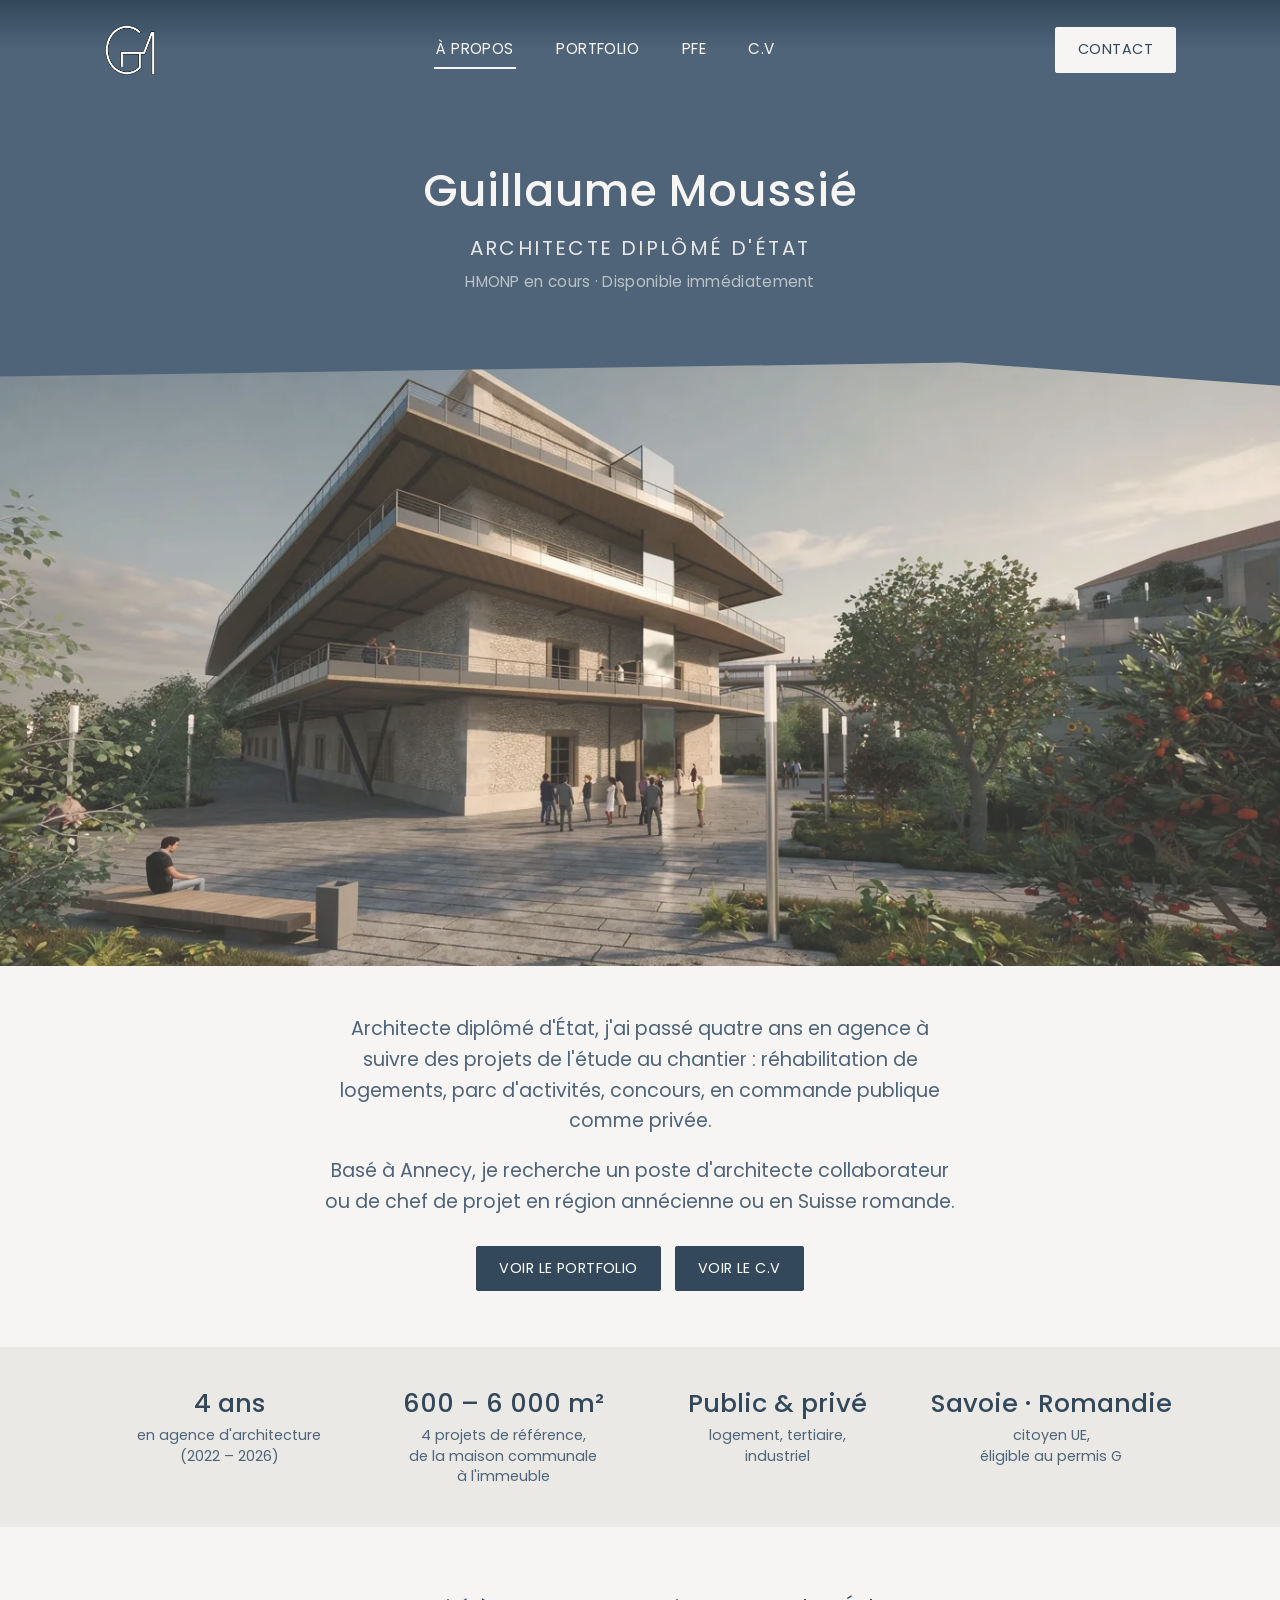
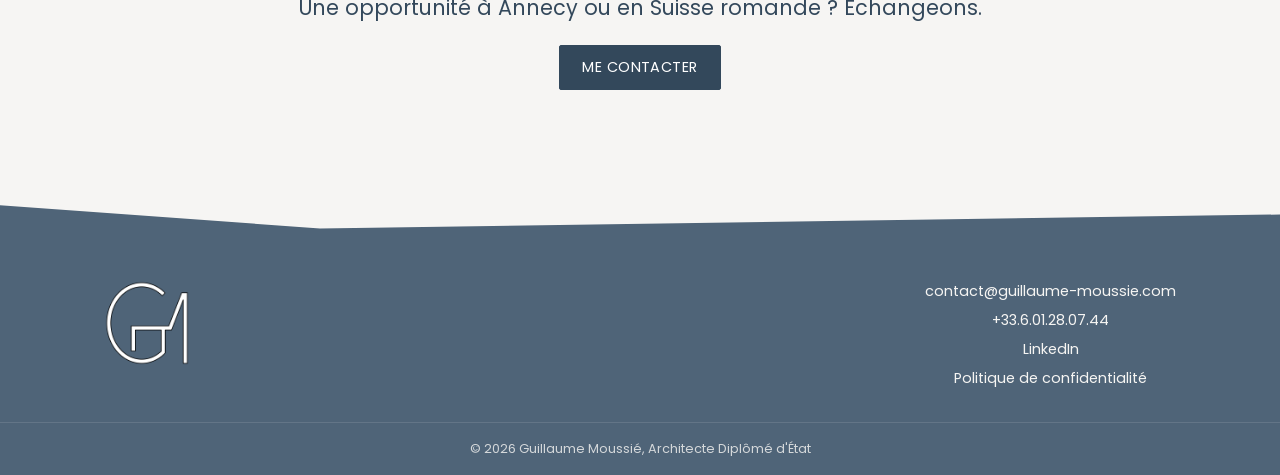
<file: index.html>
<!DOCTYPE html>
<html lang="fr">
<head>
  <meta charset="UTF-8">
  <meta name="viewport" content="width=device-width, initial-scale=1.0">
  <title>Guillaume Moussié, Architecte Diplômé d'État | Annecy · Suisse romande</title>
  <meta name="description" content="Guillaume Moussié, architecte diplômé d'État, 4 ans en agence : réhabilitation, tertiaire, concours. Disponible à Annecy et en Suisse romande. Portfolio et CV.">
  <link rel="preconnect" href="https://fonts.googleapis.com">
  <link rel="preconnect" href="https://fonts.gstatic.com" crossorigin>
  <link href="https://fonts.googleapis.com/css2?family=Poppins:wght@300;400;500;600&display=swap" rel="stylesheet">
  <link rel="stylesheet" href="css/style.css?v=52">
  <link rel="icon" href="favicon.ico" sizes="32x32">
  <link rel="icon" type="image/png" href="assets/img/favicon/favicon-32.png" sizes="32x32" media="(prefers-color-scheme: light)">
  <link rel="icon" type="image/png" href="assets/img/favicon/favicon-32-dark.png" sizes="32x32" media="(prefers-color-scheme: dark)">
  <link rel="icon" type="image/png" href="assets/img/favicon/favicon-16.png" sizes="16x16" media="(prefers-color-scheme: light)">
  <link rel="icon" type="image/png" href="assets/img/favicon/favicon-16-dark.png" sizes="16x16" media="(prefers-color-scheme: dark)">
  <link rel="apple-touch-icon" href="assets/img/favicon/apple-touch-icon.png">
  <link rel="manifest" href="site.webmanifest">
  <meta name="theme-color" content="#4F6478">
  <link rel="canonical" href="https://guillaume-moussie.com/">
  <meta property="og:type" content="website">
  <meta property="og:title" content="Guillaume Moussié, Architecte Diplômé d'État | Annecy · Suisse romande">
  <meta property="og:description" content="Guillaume Moussié, architecte diplômé d'État, 4 ans en agence : réhabilitation, tertiaire, concours. Disponible à Annecy et en Suisse romande. Portfolio et CV.">
  <meta property="og:url" content="https://guillaume-moussie.com/">
  <meta property="og:image" content="https://guillaume-moussie.com/assets/img/social/og-banner.png">
  <meta property="og:image:width" content="1200">
  <meta property="og:image:height" content="630">
  <meta property="og:locale" content="fr_FR">
  <meta property="og:site_name" content="Guillaume Moussié, Architecte">
  <meta name="twitter:card" content="summary_large_image">
  <meta name="twitter:title" content="Guillaume Moussié, Architecte Diplômé d'État | Annecy · Suisse romande">
  <meta name="twitter:description" content="Guillaume Moussié, architecte diplômé d'État, 4 ans en agence : réhabilitation, tertiaire, concours. Disponible à Annecy et en Suisse romande. Portfolio et CV.">
  <meta name="twitter:image" content="https://guillaume-moussie.com/assets/img/social/og-banner.png">
  <script type="application/ld+json">
  {
    "@context": "https://schema.org",
    "@type": "Person",
    "name": "Guillaume Moussié",
    "jobTitle": "Architecte Diplômé d'État",
    "url": "https://guillaume-moussie.com/",
    "image": "https://guillaume-moussie.com/assets/img/logo/logo-noir.webp",
    "email": "mailto:contact@guillaume-moussie.com",
    "telephone": "+33601280744",
    "sameAs": [
      "https://www.linkedin.com/in/guillaume-moussi%C3%A9/"
    ]
  }
  </script>
</head>
<body data-page="a-propos">

  <header class="site-header">
    <div class="site-header__inner">
      <a href="index.html" class="site-header__logo">
        <img src="assets/img/logo/logo-blanc.webp" alt="Guillaume Moussié, Architecte">
      </a>

      <button class="site-header__menu-toggle" type="button" aria-label="Ouvrir le menu" aria-expanded="false">
        <span></span>
        <span></span>
        <span></span>
      </button>

      <nav class="site-nav" data-nav>
        <a href="index.html" data-page="a-propos">À Propos</a>
        <a href="portfolio.html" data-page="portfolio">Portfolio</a>
        <a href="pfe.html" data-page="pfe">PFE</a>
        <a href="cv.html" data-page="cv">C.V</a>
      </nav>

      <a href="contact.html" class="btn btn--solid">Contact</a>
    </div>
  </header>

  <div class="page-title-band page-title-band--home">
    <div class="container">
      <h1>Guillaume Moussié</h1>
      <p class="home-band__title">Architecte Diplômé d'État</p>
      <p class="home-band__status">HMONP en cours · Disponible immédiatement</p>
    </div>
  </div>

  <div class="project-hero home-banner">
    <img src="assets/img/pfe/pfe-hero.webp" alt="Projet de fin d'études : réhabilitation de la Bastille, Grenoble" width="1376" height="768" fetchpriority="high">
    <div class="wave-divider--overlay" aria-hidden="true">
      <svg viewBox="0 0 1440 120" preserveAspectRatio="none" xmlns="http://www.w3.org/2000/svg">
        <path d="M0,0 L0,30 L1080,6 L1440,46 L1440,0 Z"></path>
      </svg>
    </div>
  </div>

  <main>
    <section class="home-lead">
      <p>Architecte diplômé d'État, j'ai passé quatre ans en agence à suivre des projets de l'étude au chantier : réhabilitation de logements, parc d'activités, concours, en commande publique comme privée.</p>
      <p>Basé à Annecy, je recherche un poste d'architecte collaborateur ou de chef de projet en région annécienne ou en Suisse romande.</p>
      <div class="home-actions">
        <a href="portfolio.html" class="btn btn--solid">Voir le portfolio</a>
        <a href="cv.html" class="btn btn--solid">Voir le C.V</a>
      </div>
    </section>

    <section class="home-figures" aria-label="Repères">
      <div class="container home-figures__grid">
        <div class="home-figure">
          <p class="home-figure__value">4 ans</p>
          <p class="home-figure__label">en agence d'architecture<br>(2022 – 2026)</p>
        </div>
        <div class="home-figure">
          <p class="home-figure__value">600 – 6 000 m²</p>
          <p class="home-figure__label">4 projets de référence,<br>de la maison communale à l'immeuble</p>
        </div>
        <div class="home-figure">
          <p class="home-figure__value">Public &amp; privé</p>
          <p class="home-figure__label">logement, tertiaire,<br>industriel</p>
        </div>
        <div class="home-figure">
          <p class="home-figure__value">Savoie · Romandie</p>
          <p class="home-figure__label">citoyen UE,<br>éligible au permis G</p>
        </div>
      </div>
    </section>

    <section class="home-cta">
      <div class="container">
        <p>Une opportunité à Annecy ou en Suisse romande ? Échangeons.</p>
        <a href="contact.html" class="btn btn--solid">Me contacter</a>
      </div>
    </section>
  </main>

  <div class="wave-divider wave-divider--bottom" aria-hidden="true">
    <svg viewBox="0 0 1440 120" preserveAspectRatio="none" xmlns="http://www.w3.org/2000/svg">
      <path d="M0,74 L360,114 L1440,90 L1440,120 L0,120 Z"></path>
    </svg>
  </div>

  <footer class="site-footer">
    <div class="site-footer__inner">
      <a href="index.html" class="site-footer__logo">
        <img src="assets/img/logo/logo-blanc.webp" alt="Guillaume Moussié, Architecte">
      </a>

      <div class="site-footer__contacts">
        <a href="mailto:contact@guillaume-moussie.com">contact@guillaume-moussie.com</a>
        <a href="tel:+33601280744">+33.6.01.28.07.44</a>
        <a href="https://www.linkedin.com/in/guillaume-moussi%C3%A9/" target="_blank" rel="noopener">LinkedIn</a>
        <a href="confidentialite.html">Politique de confidentialité</a>
      </div>
    </div>

    <div class="site-footer__bottom">
      &copy; <span data-year></span> Guillaume Moussié, Architecte Diplômé d'État
    </div>
  </footer>

  <script src="js/include.js"></script>
</body>
</html>
</file>
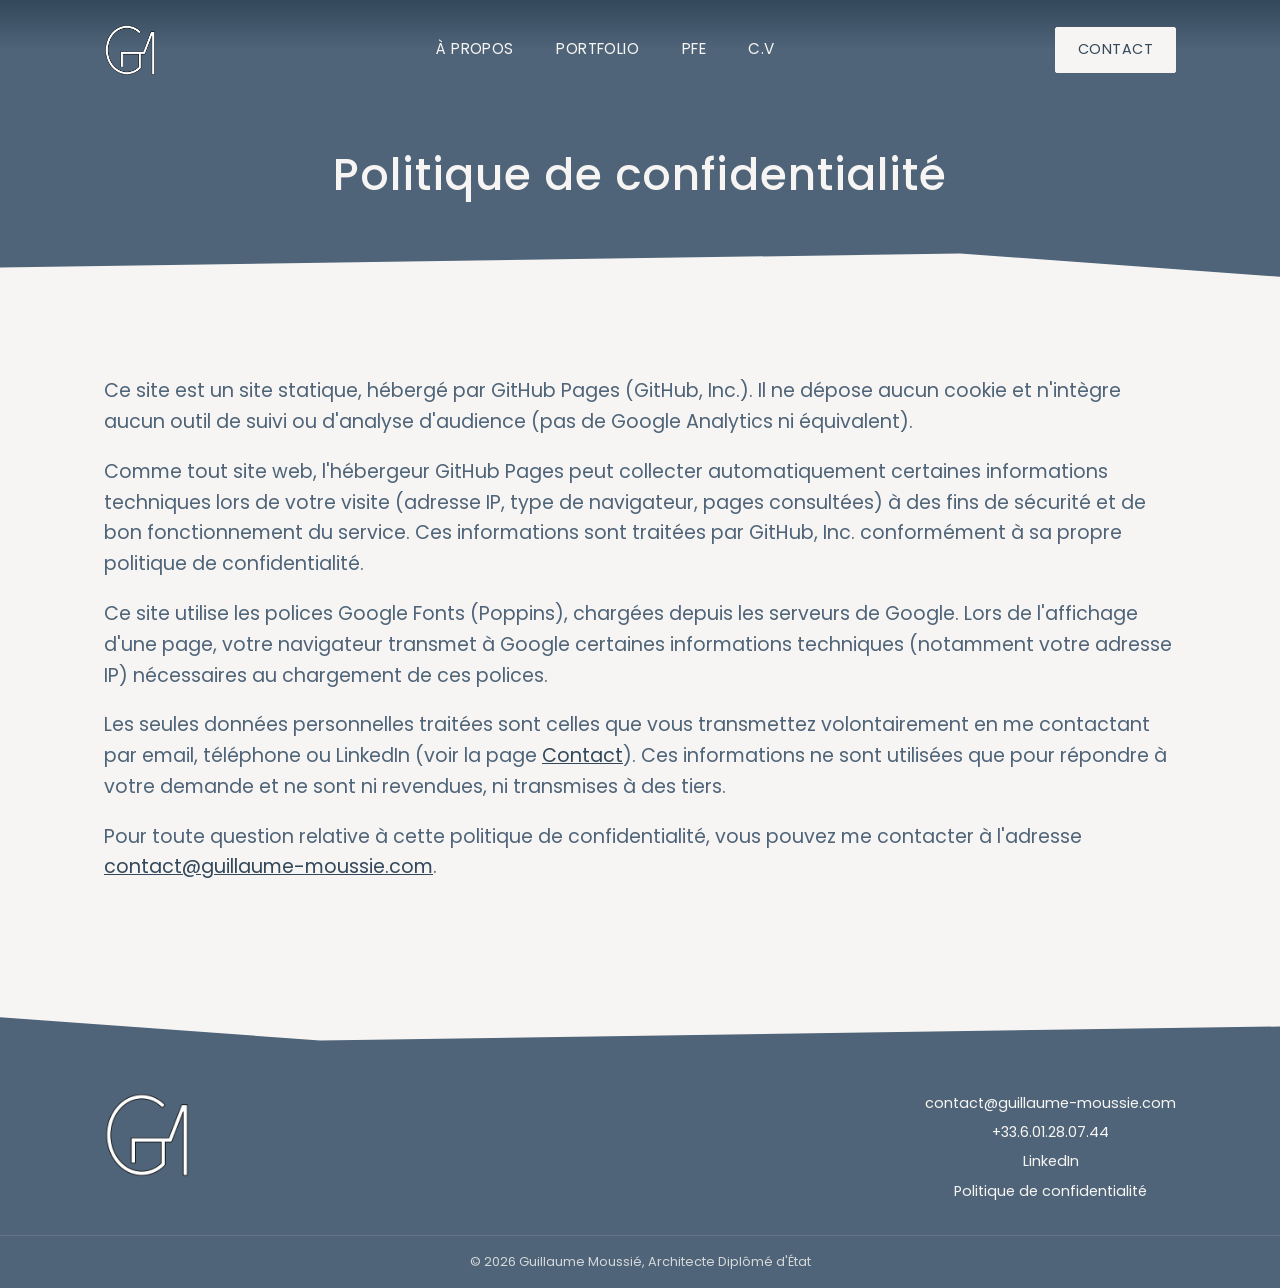
<file: confidentialite.html>
<!DOCTYPE html>
<html lang="fr">
<head>
  <meta charset="UTF-8">
  <meta name="viewport" content="width=device-width, initial-scale=1.0">
  <title>Politique de confidentialité | Guillaume Moussié, Architecte</title>
  <meta name="description" content="Politique de confidentialité du site guillaume-moussie.com.">
  <link rel="preconnect" href="https://fonts.googleapis.com">
  <link rel="preconnect" href="https://fonts.gstatic.com" crossorigin>
  <link href="https://fonts.googleapis.com/css2?family=Poppins:wght@300;400;500;600&display=swap" rel="stylesheet">
  <link rel="stylesheet" href="css/style.css?v=52">
  <link rel="icon" href="favicon.ico" sizes="32x32">
  <link rel="icon" type="image/png" href="assets/img/favicon/favicon-32.png" sizes="32x32" media="(prefers-color-scheme: light)">
  <link rel="icon" type="image/png" href="assets/img/favicon/favicon-32-dark.png" sizes="32x32" media="(prefers-color-scheme: dark)">
  <link rel="icon" type="image/png" href="assets/img/favicon/favicon-16.png" sizes="16x16" media="(prefers-color-scheme: light)">
  <link rel="icon" type="image/png" href="assets/img/favicon/favicon-16-dark.png" sizes="16x16" media="(prefers-color-scheme: dark)">
  <link rel="apple-touch-icon" href="assets/img/favicon/apple-touch-icon.png">
  <link rel="manifest" href="site.webmanifest">
  <meta name="theme-color" content="#4F6478">
  <link rel="canonical" href="https://guillaume-moussie.com/confidentialite.html">
  <meta property="og:type" content="website">
  <meta property="og:title" content="Politique de confidentialité | Guillaume Moussié, Architecte">
  <meta property="og:description" content="Politique de confidentialité du site guillaume-moussie.com.">
  <meta property="og:url" content="https://guillaume-moussie.com/confidentialite.html">
  <meta property="og:image" content="https://guillaume-moussie.com/assets/img/social/og-banner.png">
  <meta property="og:image:width" content="1200">
  <meta property="og:image:height" content="630">
  <meta property="og:locale" content="fr_FR">
  <meta property="og:site_name" content="Guillaume Moussié, Architecte">
  <meta name="twitter:card" content="summary_large_image">
  <meta name="twitter:title" content="Politique de confidentialité | Guillaume Moussié, Architecte">
  <meta name="twitter:description" content="Politique de confidentialité du site guillaume-moussie.com.">
  <meta name="twitter:image" content="https://guillaume-moussie.com/assets/img/social/og-banner.png">
</head>
<body data-page="confidentialite">

  <header class="site-header">
    <div class="site-header__inner">
      <a href="index.html" class="site-header__logo">
        <img src="assets/img/logo/logo-blanc.webp" alt="Guillaume Moussié, Architecte">
      </a>

      <button class="site-header__menu-toggle" type="button" aria-label="Ouvrir le menu" aria-expanded="false">
        <span></span>
        <span></span>
        <span></span>
      </button>

      <nav class="site-nav" data-nav>
        <a href="index.html" data-page="a-propos">À Propos</a>
        <a href="portfolio.html" data-page="portfolio">Portfolio</a>
        <a href="pfe.html" data-page="pfe">PFE</a>
        <a href="cv.html" data-page="cv">C.V</a>
      </nav>

      <a href="contact.html" class="btn btn--solid">Contact</a>
    </div>
  </header>

  <div class="page-title-band">
    <div class="container">
      <h1>Politique de confidentialité</h1>
    </div>
  </div>

  <div class="wave-divider wave-divider--bottom" aria-hidden="true">
    <svg viewBox="0 0 1440 120" preserveAspectRatio="none" xmlns="http://www.w3.org/2000/svg">
      <path d="M0,0 L0,30 L1080,6 L1440,46 L1440,0 Z"></path>
    </svg>
  </div>

  <main class="container" style="padding-top: 56px; padding-bottom: 72px; max-width: 1200px;">
    <p>Ce site est un site statique, hébergé par GitHub Pages (GitHub, Inc.). Il ne dépose aucun cookie et n'intègre aucun outil de suivi ou d'analyse d'audience (pas de Google Analytics ni équivalent).</p>

    <p>Comme tout site web, l'hébergeur GitHub Pages peut collecter automatiquement certaines informations techniques lors de votre visite (adresse IP, type de navigateur, pages consultées) à des fins de sécurité et de bon fonctionnement du service. Ces informations sont traitées par GitHub, Inc. conformément à sa propre politique de confidentialité.</p>

    <p>Ce site utilise les polices Google Fonts (Poppins), chargées depuis les serveurs de Google. Lors de l'affichage d'une page, votre navigateur transmet à Google certaines informations techniques (notamment votre adresse IP) nécessaires au chargement de ces polices.</p>

    <p>Les seules données personnelles traitées sont celles que vous transmettez volontairement en me contactant par email, téléphone ou LinkedIn (voir la page <a href="contact.html" style="text-decoration: underline;">Contact</a>). Ces informations ne sont utilisées que pour répondre à votre demande et ne sont ni revendues, ni transmises à des tiers.</p>

    <p>Pour toute question relative à cette politique de confidentialité, vous pouvez me contacter à l'adresse <a href="mailto:contact@guillaume-moussie.com" style="text-decoration: underline;">contact@guillaume-moussie.com</a>.</p>
  </main>

  <div class="wave-divider wave-divider--bottom" aria-hidden="true">
    <svg viewBox="0 0 1440 120" preserveAspectRatio="none" xmlns="http://www.w3.org/2000/svg">
      <path d="M0,74 L360,114 L1440,90 L1440,120 L0,120 Z"></path>
    </svg>
  </div>

  <footer class="site-footer">
    <div class="site-footer__inner">
      <a href="index.html" class="site-footer__logo">
        <img src="assets/img/logo/logo-blanc.webp" alt="Guillaume Moussié, Architecte">
      </a>

      <div class="site-footer__contacts">
        <a href="mailto:contact@guillaume-moussie.com">contact@guillaume-moussie.com</a>
        <a href="tel:+33601280744">+33.6.01.28.07.44</a>
        <a href="https://www.linkedin.com/in/guillaume-moussi%C3%A9/" target="_blank" rel="noopener">LinkedIn</a>
        <a href="confidentialite.html">Politique de confidentialité</a>
      </div>
    </div>

    <div class="site-footer__bottom">
      &copy; <span data-year></span> Guillaume Moussié, Architecte Diplômé d'État
    </div>
  </footer>

  <script src="js/include.js"></script>
</body>
</html>
</file>
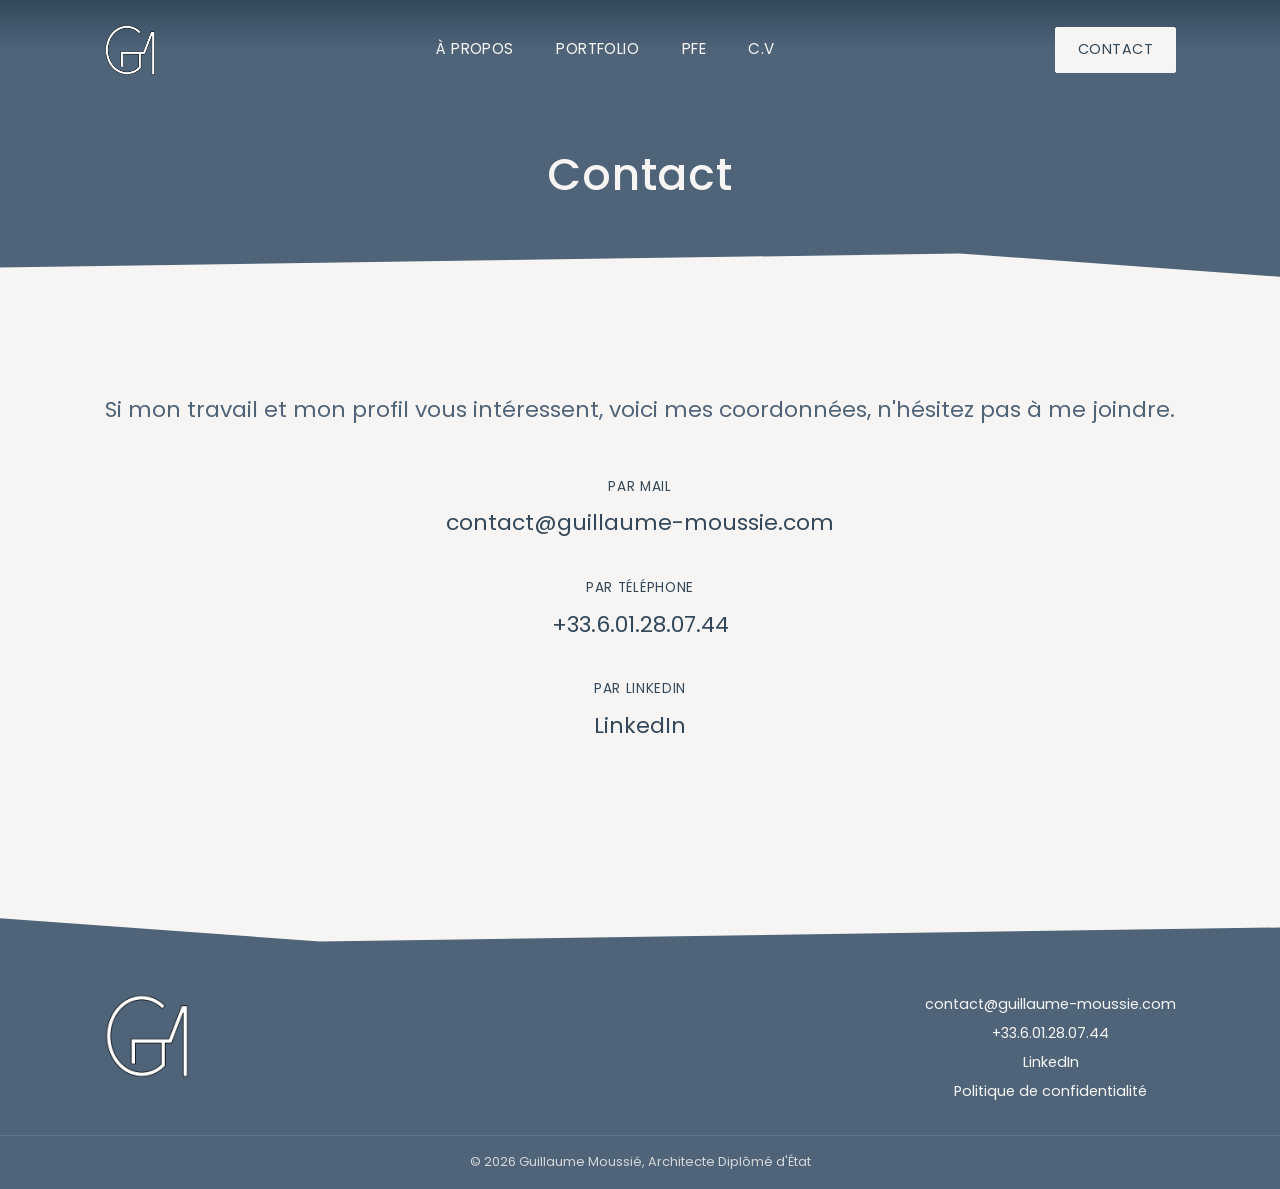
<file: contact.html>
<!DOCTYPE html>
<html lang="fr">
<head>
  <meta charset="UTF-8">
  <meta name="viewport" content="width=device-width, initial-scale=1.0">
  <title>Contact | Guillaume Moussié, Architecte</title>
  <meta name="description" content="Contactez Guillaume Moussié, Architecte Diplômé d'État.">
  <link rel="preconnect" href="https://fonts.googleapis.com">
  <link rel="preconnect" href="https://fonts.gstatic.com" crossorigin>
  <link href="https://fonts.googleapis.com/css2?family=Poppins:wght@300;400;500;600&display=swap" rel="stylesheet">
  <link rel="stylesheet" href="css/style.css?v=52">
  <link rel="icon" href="favicon.ico" sizes="32x32">
  <link rel="icon" type="image/png" href="assets/img/favicon/favicon-32.png" sizes="32x32" media="(prefers-color-scheme: light)">
  <link rel="icon" type="image/png" href="assets/img/favicon/favicon-32-dark.png" sizes="32x32" media="(prefers-color-scheme: dark)">
  <link rel="icon" type="image/png" href="assets/img/favicon/favicon-16.png" sizes="16x16" media="(prefers-color-scheme: light)">
  <link rel="icon" type="image/png" href="assets/img/favicon/favicon-16-dark.png" sizes="16x16" media="(prefers-color-scheme: dark)">
  <link rel="apple-touch-icon" href="assets/img/favicon/apple-touch-icon.png">
  <link rel="manifest" href="site.webmanifest">
  <meta name="theme-color" content="#4F6478">
  <link rel="canonical" href="https://guillaume-moussie.com/contact.html">
  <meta property="og:type" content="website">
  <meta property="og:title" content="Contact | Guillaume Moussié, Architecte">
  <meta property="og:description" content="Contactez Guillaume Moussié, Architecte Diplômé d'État.">
  <meta property="og:url" content="https://guillaume-moussie.com/contact.html">
  <meta property="og:image" content="https://guillaume-moussie.com/assets/img/social/og-banner.png">
  <meta property="og:image:width" content="1200">
  <meta property="og:image:height" content="630">
  <meta property="og:locale" content="fr_FR">
  <meta property="og:site_name" content="Guillaume Moussié, Architecte">
  <meta name="twitter:card" content="summary_large_image">
  <meta name="twitter:title" content="Contact | Guillaume Moussié, Architecte">
  <meta name="twitter:description" content="Contactez Guillaume Moussié, Architecte Diplômé d'État.">
  <meta name="twitter:image" content="https://guillaume-moussie.com/assets/img/social/og-banner.png">
</head>
<body data-page="contact">

  <header class="site-header">
    <div class="site-header__inner">
      <a href="index.html" class="site-header__logo">
        <img src="assets/img/logo/logo-blanc.webp" alt="Guillaume Moussié, Architecte">
      </a>

      <button class="site-header__menu-toggle" type="button" aria-label="Ouvrir le menu" aria-expanded="false">
        <span></span>
        <span></span>
        <span></span>
      </button>

      <nav class="site-nav" data-nav>
        <a href="index.html" data-page="a-propos">À Propos</a>
        <a href="portfolio.html" data-page="portfolio">Portfolio</a>
        <a href="pfe.html" data-page="pfe">PFE</a>
        <a href="cv.html" data-page="cv">C.V</a>
      </nav>

      <a href="contact.html" class="btn btn--solid">Contact</a>
    </div>
  </header>

  <div class="page-title-band">
    <div class="container">
      <h1>Contact</h1>
    </div>
  </div>

  <div class="wave-divider wave-divider--bottom" aria-hidden="true">
    <svg viewBox="0 0 1440 120" preserveAspectRatio="none" xmlns="http://www.w3.org/2000/svg">
      <path d="M0,0 L0,30 L1080,6 L1440,46 L1440,0 Z"></path>
    </svg>
  </div>

  <main class="container">
    <div class="contact-block">
      <p class="intro">Si mon travail et mon profil vous intéressent, voici mes coordonnées, n'hésitez pas à me joindre.</p>

      <div class="contact-item">
        <p class="label">Par mail</p>
        <a href="mailto:contact@guillaume-moussie.com">contact@guillaume-moussie.com</a>
      </div>

      <div class="contact-item">
        <p class="label">Par téléphone</p>
        <a href="tel:+33601280744">+33.6.01.28.07.44</a>
      </div>

      <div class="contact-item">
        <p class="label">Par LinkedIn</p>
        <a href="https://www.linkedin.com/in/guillaume-moussi%C3%A9/" target="_blank" rel="noopener">LinkedIn</a>
      </div>
    </div>
  </main>

  <div class="wave-divider wave-divider--bottom" aria-hidden="true">
    <svg viewBox="0 0 1440 120" preserveAspectRatio="none" xmlns="http://www.w3.org/2000/svg">
      <path d="M0,74 L360,114 L1440,90 L1440,120 L0,120 Z"></path>
    </svg>
  </div>

  <footer class="site-footer">
    <div class="site-footer__inner">
      <a href="index.html" class="site-footer__logo">
        <img src="assets/img/logo/logo-blanc.webp" alt="Guillaume Moussié, Architecte">
      </a>

      <div class="site-footer__contacts">
        <a href="mailto:contact@guillaume-moussie.com">contact@guillaume-moussie.com</a>
        <a href="tel:+33601280744">+33.6.01.28.07.44</a>
        <a href="https://www.linkedin.com/in/guillaume-moussi%C3%A9/" target="_blank" rel="noopener">LinkedIn</a>
        <a href="confidentialite.html">Politique de confidentialité</a>
      </div>
    </div>

    <div class="site-footer__bottom">
      &copy; <span data-year></span> Guillaume Moussié, Architecte Diplômé d'État
    </div>
  </footer>

  <script src="js/include.js"></script>
</body>
</html>
</file>
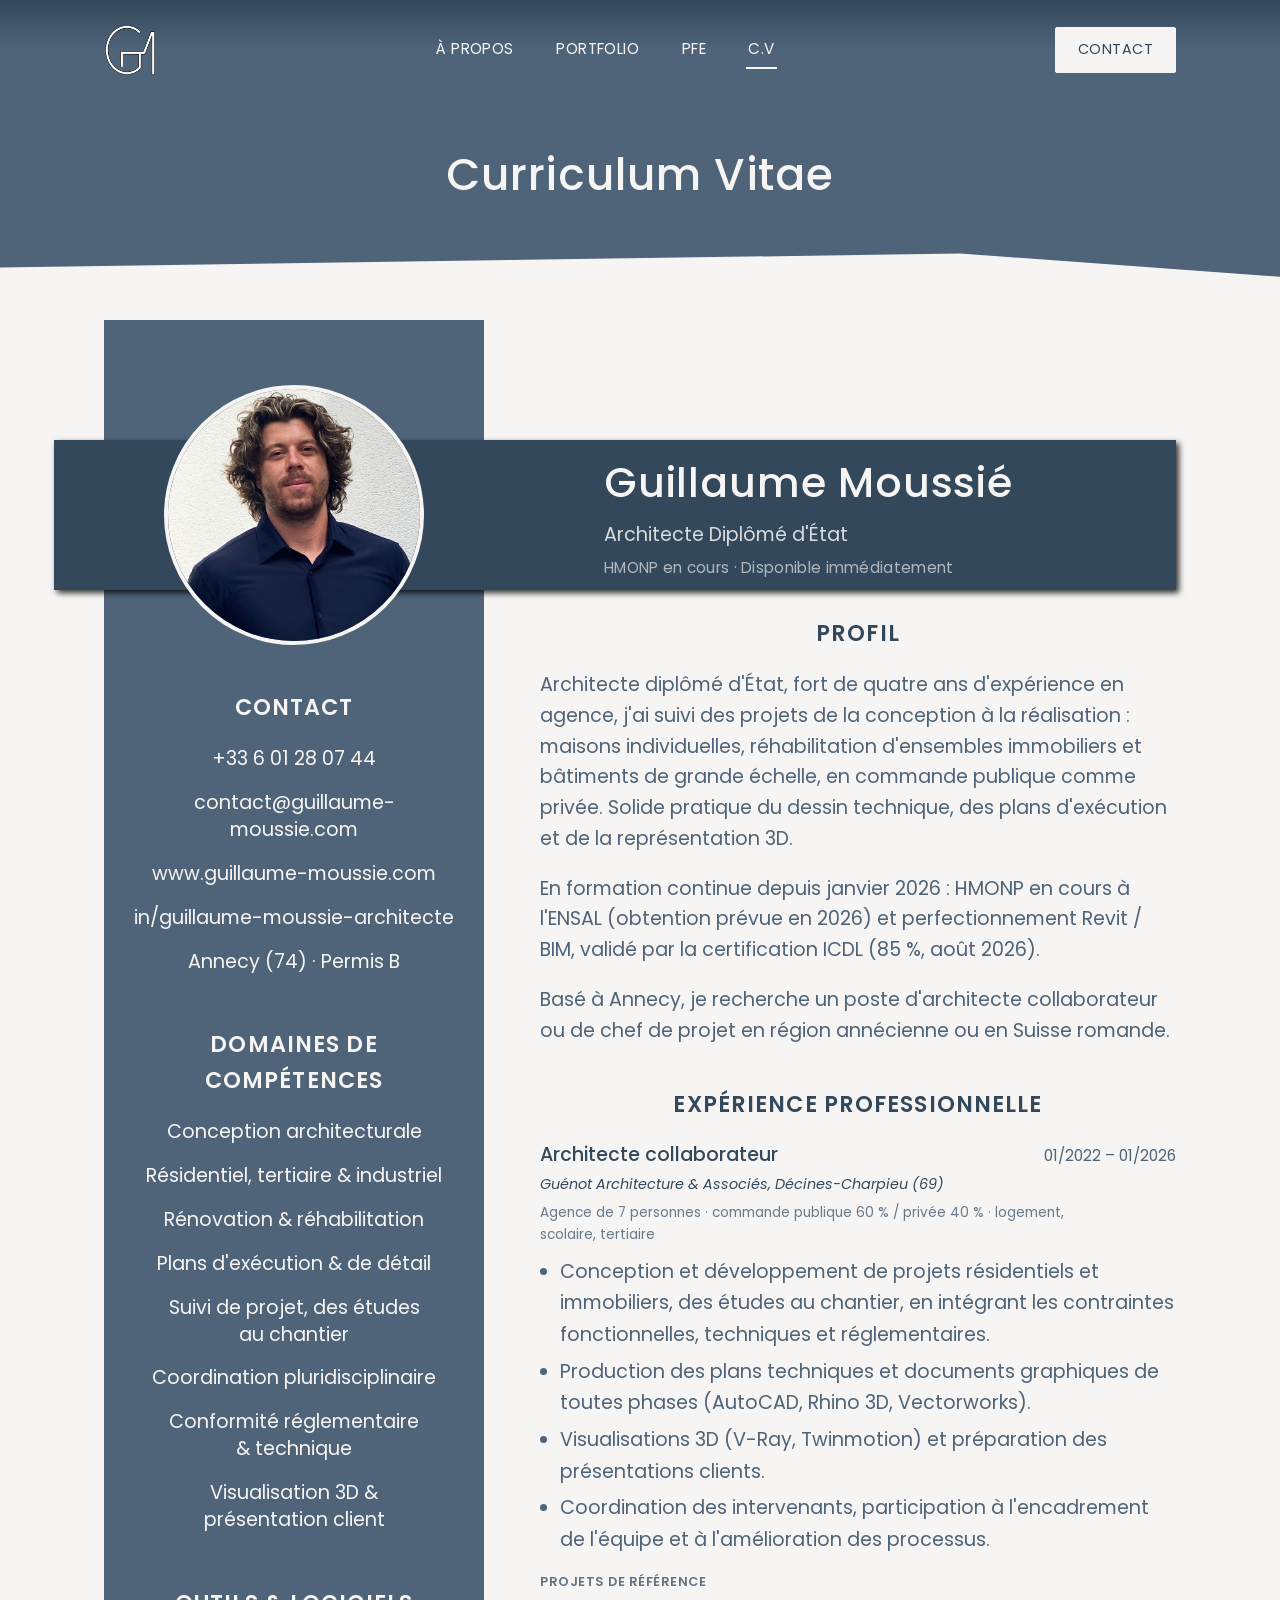
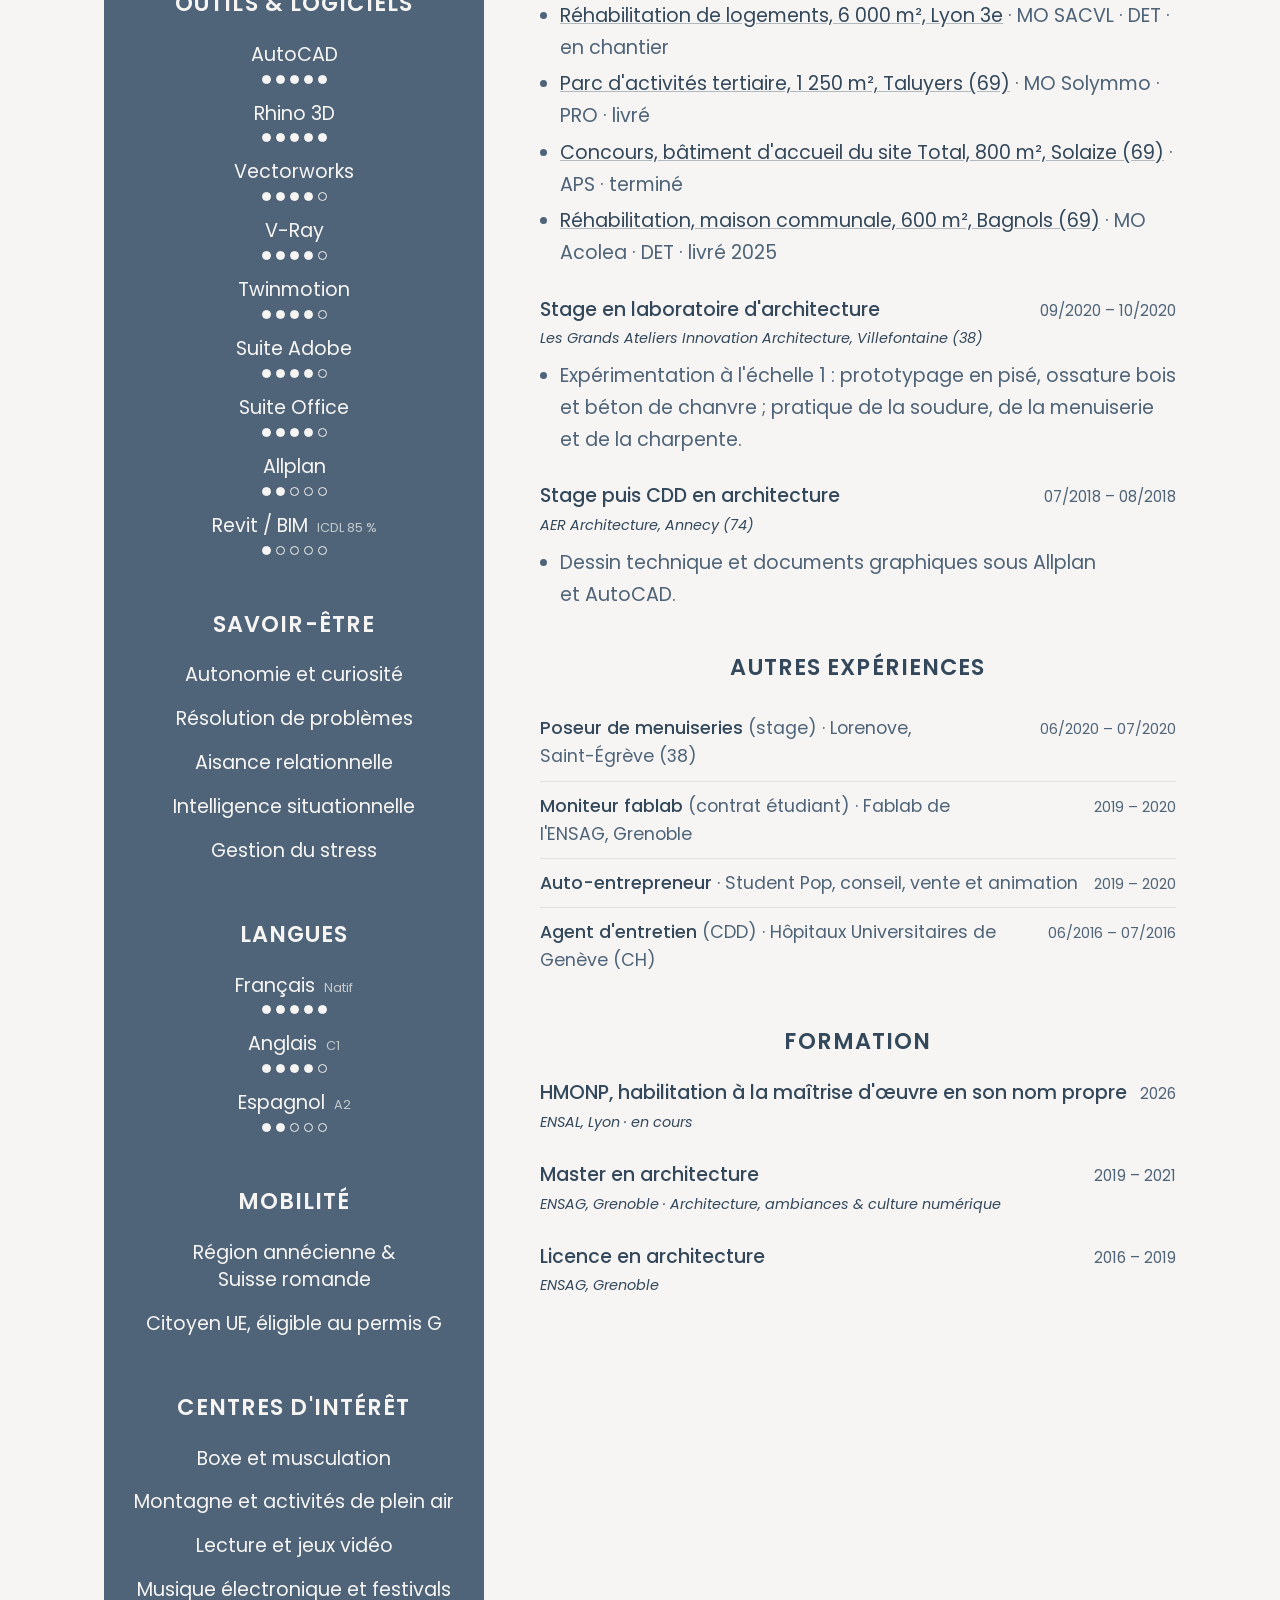
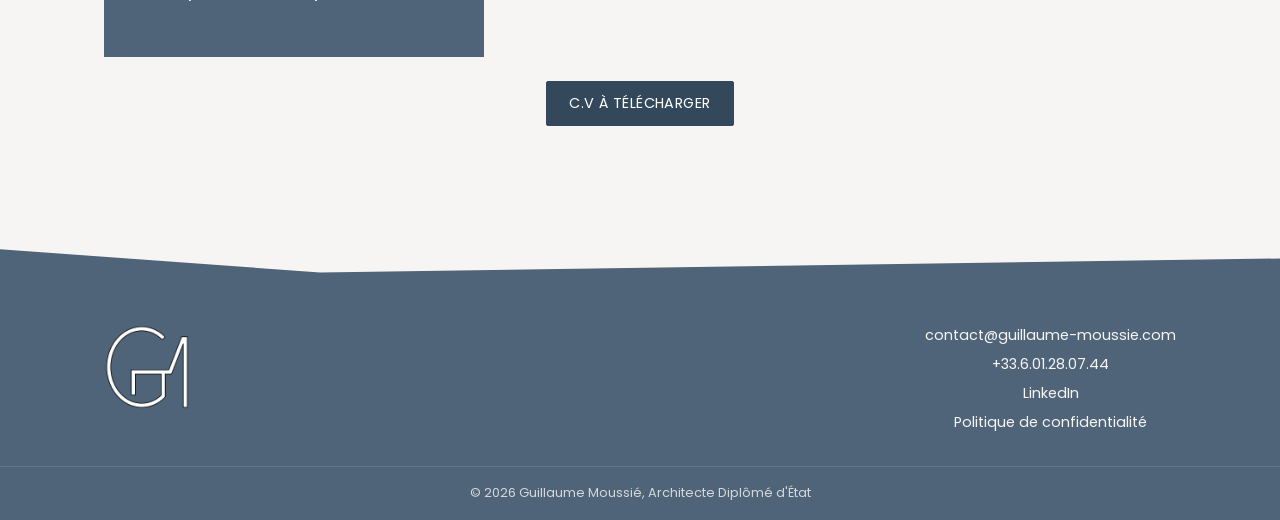
<file: cv.html>
<!DOCTYPE html>
<html lang="fr">
<head>
  <meta charset="UTF-8">
  <meta name="viewport" content="width=device-width, initial-scale=1.0">
  <title>C.V | Guillaume Moussié, Architecte</title>
  <meta name="description" content="Curriculum Vitae de Guillaume Moussié, Architecte Diplômé d'État.">
  <link rel="preconnect" href="https://fonts.googleapis.com">
  <link rel="preconnect" href="https://fonts.gstatic.com" crossorigin>
  <link href="https://fonts.googleapis.com/css2?family=Poppins:wght@300;400;500;600&display=swap" rel="stylesheet">
  <link rel="stylesheet" href="css/style.css?v=52">
  <link rel="icon" href="favicon.ico" sizes="32x32">
  <link rel="icon" type="image/png" href="assets/img/favicon/favicon-32.png" sizes="32x32" media="(prefers-color-scheme: light)">
  <link rel="icon" type="image/png" href="assets/img/favicon/favicon-32-dark.png" sizes="32x32" media="(prefers-color-scheme: dark)">
  <link rel="icon" type="image/png" href="assets/img/favicon/favicon-16.png" sizes="16x16" media="(prefers-color-scheme: light)">
  <link rel="icon" type="image/png" href="assets/img/favicon/favicon-16-dark.png" sizes="16x16" media="(prefers-color-scheme: dark)">
  <link rel="apple-touch-icon" href="assets/img/favicon/apple-touch-icon.png">
  <link rel="manifest" href="site.webmanifest">
  <meta name="theme-color" content="#4F6478">
  <link rel="canonical" href="https://guillaume-moussie.com/cv.html">
  <meta property="og:type" content="website">
  <meta property="og:title" content="C.V | Guillaume Moussié, Architecte">
  <meta property="og:description" content="Curriculum Vitae de Guillaume Moussié, Architecte Diplômé d'État.">
  <meta property="og:url" content="https://guillaume-moussie.com/cv.html">
  <meta property="og:image" content="https://guillaume-moussie.com/assets/img/social/og-banner.png">
  <meta property="og:image:width" content="1200">
  <meta property="og:image:height" content="630">
  <meta property="og:locale" content="fr_FR">
  <meta property="og:site_name" content="Guillaume Moussié, Architecte">
  <meta name="twitter:card" content="summary_large_image">
  <meta name="twitter:title" content="C.V | Guillaume Moussié, Architecte">
  <meta name="twitter:description" content="Curriculum Vitae de Guillaume Moussié, Architecte Diplômé d'État.">
  <meta name="twitter:image" content="https://guillaume-moussie.com/assets/img/social/og-banner.png">
</head>
<body data-page="cv">

  <header class="site-header">
    <div class="site-header__inner">
      <a href="index.html" class="site-header__logo">
        <img src="assets/img/logo/logo-blanc.webp" alt="Guillaume Moussié, Architecte">
      </a>

      <button class="site-header__menu-toggle" type="button" aria-label="Ouvrir le menu" aria-expanded="false">
        <span></span>
        <span></span>
        <span></span>
      </button>

      <nav class="site-nav" data-nav>
        <a href="index.html" data-page="a-propos">À Propos</a>
        <a href="portfolio.html" data-page="portfolio">Portfolio</a>
        <a href="pfe.html" data-page="pfe">PFE</a>
        <a href="cv.html" data-page="cv">C.V</a>
      </nav>

      <a href="contact.html" class="btn btn--solid">Contact</a>
    </div>
  </header>

  <div class="page-title-band">
    <div class="container">
      <h1>Curriculum Vitae</h1>
    </div>
  </div>

  <div class="wave-divider wave-divider--bottom" aria-hidden="true">
    <svg viewBox="0 0 1440 120" preserveAspectRatio="none" xmlns="http://www.w3.org/2000/svg">
      <path d="M0,0 L0,30 L1080,6 L1440,46 L1440,0 Z"></path>
    </svg>
  </div>

  <main class="container">
    <div class="cv-top-section">
      <div class="cv-layout">

      <aside class="cv-sidebar">
        <h2>Contact</h2>
        <ul>
          <li>+33 6 01 28 07 44</li>
          <li>contact@guillaume-moussie.com</li>
          <li>www.guillaume-moussie.com</li>
          <li>in/guillaume-moussie-architecte</li>
          <li>Annecy (74) · Permis B</li>
        </ul>

        <h2>Domaines de compétences</h2>
        <ul>
          <li>Conception architecturale</li>
          <li>Résidentiel, tertiaire &amp; industriel</li>
          <li>Rénovation &amp; réhabilitation</li>
          <li>Plans d'exécution &amp; de détail</li>
          <li>Suivi de projet, des études au chantier</li>
          <li>Coordination pluridisciplinaire</li>
          <li>Conformité réglementaire &amp; technique</li>
          <li>Visualisation 3D &amp; présentation client</li>
        </ul>

        <h2>Outils &amp; logiciels</h2>
        <ul class="cv-skills">
          <li class="cv-skill">
            <span class="cv-skill__name">AutoCAD</span>
            <span class="cv-skill__dots" aria-label="5 sur 5">
              <span class="dot dot--on"></span>
              <span class="dot dot--on"></span>
              <span class="dot dot--on"></span>
              <span class="dot dot--on"></span>
              <span class="dot dot--on"></span>
            </span>
          </li>
          <li class="cv-skill">
            <span class="cv-skill__name">Rhino 3D</span>
            <span class="cv-skill__dots" aria-label="5 sur 5">
              <span class="dot dot--on"></span>
              <span class="dot dot--on"></span>
              <span class="dot dot--on"></span>
              <span class="dot dot--on"></span>
              <span class="dot dot--on"></span>
            </span>
          </li>
          <li class="cv-skill">
            <span class="cv-skill__name">Vectorworks</span>
            <span class="cv-skill__dots" aria-label="4 sur 5">
              <span class="dot dot--on"></span>
              <span class="dot dot--on"></span>
              <span class="dot dot--on"></span>
              <span class="dot dot--on"></span>
              <span class="dot"></span>
            </span>
          </li>
          <li class="cv-skill">
            <span class="cv-skill__name">V-Ray</span>
            <span class="cv-skill__dots" aria-label="4 sur 5">
              <span class="dot dot--on"></span>
              <span class="dot dot--on"></span>
              <span class="dot dot--on"></span>
              <span class="dot dot--on"></span>
              <span class="dot"></span>
            </span>
          </li>
          <li class="cv-skill">
            <span class="cv-skill__name">Twinmotion</span>
            <span class="cv-skill__dots" aria-label="4 sur 5">
              <span class="dot dot--on"></span>
              <span class="dot dot--on"></span>
              <span class="dot dot--on"></span>
              <span class="dot dot--on"></span>
              <span class="dot"></span>
            </span>
          </li>
          <li class="cv-skill">
            <span class="cv-skill__name">Suite Adobe</span>
            <span class="cv-skill__dots" aria-label="4 sur 5">
              <span class="dot dot--on"></span>
              <span class="dot dot--on"></span>
              <span class="dot dot--on"></span>
              <span class="dot dot--on"></span>
              <span class="dot"></span>
            </span>
          </li>
          <li class="cv-skill">
            <span class="cv-skill__name">Suite Office</span>
            <span class="cv-skill__dots" aria-label="4 sur 5">
              <span class="dot dot--on"></span>
              <span class="dot dot--on"></span>
              <span class="dot dot--on"></span>
              <span class="dot dot--on"></span>
              <span class="dot"></span>
            </span>
          </li>
          <li class="cv-skill">
            <span class="cv-skill__name">Allplan</span>
            <span class="cv-skill__dots" aria-label="2 sur 5">
              <span class="dot dot--on"></span>
              <span class="dot dot--on"></span>
              <span class="dot"></span>
              <span class="dot"></span>
              <span class="dot"></span>
            </span>
          </li>
          <li class="cv-skill">
            <span class="cv-skill__name">Revit / BIM <span class="cv-skill__level">ICDL 85 %</span></span>
            <span class="cv-skill__dots" aria-label="1 sur 5">
              <span class="dot dot--on"></span>
              <span class="dot"></span>
              <span class="dot"></span>
              <span class="dot"></span>
              <span class="dot"></span>
            </span>
          </li>
        </ul>

        <h2>Savoir-être</h2>
        <ul>
          <li>Autonomie et curiosité</li>
          <li>Résolution de problèmes</li>
          <li>Aisance relationnelle</li>
          <li>Intelligence situationnelle</li>
          <li>Gestion du stress</li>
        </ul>

        <h2>Langues</h2>
        <ul class="cv-skills">
          <li class="cv-skill">
            <span class="cv-skill__name">Français <span class="cv-skill__level">Natif</span></span>
            <span class="cv-skill__dots" aria-label="5 sur 5">
              <span class="dot dot--on"></span>
              <span class="dot dot--on"></span>
              <span class="dot dot--on"></span>
              <span class="dot dot--on"></span>
              <span class="dot dot--on"></span>
            </span>
          </li>
          <li class="cv-skill">
            <span class="cv-skill__name">Anglais <span class="cv-skill__level">C1</span></span>
            <span class="cv-skill__dots" aria-label="4 sur 5">
              <span class="dot dot--on"></span>
              <span class="dot dot--on"></span>
              <span class="dot dot--on"></span>
              <span class="dot dot--on"></span>
              <span class="dot"></span>
            </span>
          </li>
          <li class="cv-skill">
            <span class="cv-skill__name">Espagnol <span class="cv-skill__level">A2</span></span>
            <span class="cv-skill__dots" aria-label="2 sur 5">
              <span class="dot dot--on"></span>
              <span class="dot dot--on"></span>
              <span class="dot"></span>
              <span class="dot"></span>
              <span class="dot"></span>
            </span>
          </li>
        </ul>

        <h2>Mobilité</h2>
        <ul>
          <li>Région annécienne &amp; Suisse romande</li>
          <li>Citoyen UE, éligible au permis G</li>
        </ul>

        <h2>Centres d'intérêt</h2>
        <ul>
          <li>Boxe et musculation</li>
          <li>Montagne et activités de plein air</li>
          <li>Lecture et jeux vidéo</li>
          <li>Musique électronique et festivals</li>
        </ul>
      </aside>

      <div class="cv-main">
        <h2>Profil</h2>
        <p>Architecte diplômé d'État, fort de quatre ans d'expérience en agence, j'ai suivi des projets de la conception à la réalisation : maisons individuelles, réhabilitation d'ensembles immobiliers et bâtiments de grande échelle, en commande publique comme privée. Solide pratique du dessin technique, des plans d'exécution et de la représentation 3D.</p>
        <p>En formation continue depuis janvier 2026 : HMONP en cours à l'ENSAL (obtention prévue en 2026) et perfectionnement Revit / BIM, validé par la certification ICDL (85 %, août 2026).</p>
        <p>Basé à Annecy, je recherche un poste d'architecte collaborateur ou de chef de projet en région annécienne ou en Suisse romande.</p>

        <h2>Expérience professionnelle</h2>

        <div class="cv-job">
          <div class="cv-job__head">
            <p class="cv-job__title">Architecte collaborateur</p>
            <p class="cv-job__date">01/2022 – 01/2026</p>
          </div>
          <p class="cv-job__meta">Guénot Architecture &amp; Associés, Décines-Charpieu (69)</p>
          <p class="cv-job__context">Agence de 7 personnes · commande publique 60 % / privée 40 % · logement, scolaire, tertiaire</p>
          <ul>
            <li>Conception et développement de projets résidentiels et immobiliers, des études au chantier, en intégrant les contraintes fonctionnelles, techniques et réglementaires.</li>
            <li>Production des plans techniques et documents graphiques de toutes phases (AutoCAD, Rhino 3D, Vectorworks).</li>
            <li>Visualisations 3D (V-Ray, Twinmotion) et préparation des présentations clients.</li>
            <li>Coordination des intervenants, participation à l'encadrement de l'équipe et à l'amélioration des processus.</li>
          </ul>

          <p class="cv-job__sublabel">Projets de référence</p>
          <ul class="cv-job__projects">
            <li><a href="projets/sacvl-lyon-03.html">Réhabilitation de logements, 6 000 m², Lyon 3e</a> · MO SACVL · DET · en chantier</li>
            <li><a href="projets/solymmo-taluyers.html">Parc d'activités tertiaire, 1 250 m², Taluyers (69)</a> · MO Solymmo · PRO · livré</li>
            <li><a href="projets/total-solaize.html">Concours, bâtiment d'accueil du site Total, 800 m², Solaize (69)</a> · APS · terminé</li>
            <li><a href="projets/acolea-bagnols.html">Réhabilitation, maison communale, 600 m², Bagnols (69)</a> · MO Acolea · DET · livré 2025</li>
          </ul>
        </div>

        <div class="cv-job">
          <div class="cv-job__head">
            <p class="cv-job__title">Stage en laboratoire d'architecture</p>
            <p class="cv-job__date">09/2020 – 10/2020</p>
          </div>
          <p class="cv-job__meta">Les Grands Ateliers Innovation Architecture, Villefontaine (38)</p>
          <ul>
            <li>Expérimentation à l'échelle 1 : prototypage en pisé, ossature bois et béton de chanvre ; pratique de la soudure, de la menuiserie et de la charpente.</li>
          </ul>
        </div>

        <div class="cv-job">
          <div class="cv-job__head">
            <p class="cv-job__title">Stage puis CDD en architecture</p>
            <p class="cv-job__date">07/2018 – 08/2018</p>
          </div>
          <p class="cv-job__meta">AER Architecture, Annecy (74)</p>
          <ul>
            <li>Dessin technique et documents graphiques sous Allplan et AutoCAD.</li>
          </ul>
        </div>

        <h2>Autres expériences</h2>
        <ul class="cv-other-exp">
          <li class="cv-other-exp__item">
            <span class="cv-other-exp__role"><strong>Poseur de menuiseries</strong> (stage) · Lorenove, Saint-Égrève (38)</span>
            <span class="cv-other-exp__date">06/2020 – 07/2020</span>
          </li>
          <li class="cv-other-exp__item">
            <span class="cv-other-exp__role"><strong>Moniteur fablab</strong> (contrat étudiant) · Fablab de l'ENSAG, Grenoble</span>
            <span class="cv-other-exp__date">2019 – 2020</span>
          </li>
          <li class="cv-other-exp__item">
            <span class="cv-other-exp__role"><strong>Auto-entrepreneur</strong> · Student Pop, conseil, vente et animation</span>
            <span class="cv-other-exp__date">2019 – 2020</span>
          </li>
          <li class="cv-other-exp__item">
            <span class="cv-other-exp__role"><strong>Agent d'entretien</strong> (CDD) · Hôpitaux Universitaires de Genève (CH)</span>
            <span class="cv-other-exp__date">06/2016 – 07/2016</span>
          </li>
        </ul>

        <h2>Formation</h2>

        <div class="cv-job">
          <div class="cv-job__head">
            <p class="cv-job__title">HMONP, habilitation à la maîtrise d'œuvre en son nom propre</p>
            <p class="cv-job__date">2026</p>
          </div>
          <p class="cv-job__meta">ENSAL, Lyon · en cours</p>
        </div>

        <div class="cv-job">
          <div class="cv-job__head">
            <p class="cv-job__title">Master en architecture</p>
            <p class="cv-job__date">2019 – 2021</p>
          </div>
          <p class="cv-job__meta">ENSAG, Grenoble · Architecture, ambiances &amp; culture numérique</p>
        </div>

        <div class="cv-job">
          <div class="cv-job__head">
            <p class="cv-job__title">Licence en architecture</p>
            <p class="cv-job__date">2016 – 2019</p>
          </div>
          <p class="cv-job__meta">ENSAG, Grenoble</p>
        </div>

      </div>
      </div>

      <div class="cv-header-band">
        <div class="cv-header-band__inner">
          <div class="cv-header-band__text">
            <h2>Guillaume Moussié</h2>
            <p class="subtitle">Architecte Diplômé d'État</p>
            <p class="cv-header-band__status">HMONP en cours · Disponible immédiatement</p>
          </div>
        </div>
      </div>

      <div class="cv-photo-medallion">
        <img src="assets/img/cv/portrait.jpg" alt="Guillaume Moussié">
      </div>
    </div>

    <div class="cv-download-wrap">
      <a href="assets/files/CV-Guillaume-Moussie.pdf" class="btn btn--solid" download>C.V à télécharger</a>
    </div>
  </main>

  <div class="wave-divider wave-divider--bottom" aria-hidden="true">
    <svg viewBox="0 0 1440 120" preserveAspectRatio="none" xmlns="http://www.w3.org/2000/svg">
      <path d="M0,74 L360,114 L1440,90 L1440,120 L0,120 Z"></path>
    </svg>
  </div>

  <footer class="site-footer">
    <div class="site-footer__inner">
      <a href="index.html" class="site-footer__logo">
        <img src="assets/img/logo/logo-blanc.webp" alt="Guillaume Moussié, Architecte">
      </a>

      <div class="site-footer__contacts">
        <a href="mailto:contact@guillaume-moussie.com">contact@guillaume-moussie.com</a>
        <a href="tel:+33601280744">+33.6.01.28.07.44</a>
        <a href="https://www.linkedin.com/in/guillaume-moussi%C3%A9/" target="_blank" rel="noopener">LinkedIn</a>
        <a href="confidentialite.html">Politique de confidentialité</a>
      </div>
    </div>

    <div class="site-footer__bottom">
      &copy; <span data-year></span> Guillaume Moussié, Architecte Diplômé d'État
    </div>
  </footer>

  <script src="js/include.js"></script>
</body>
</html>
</file>
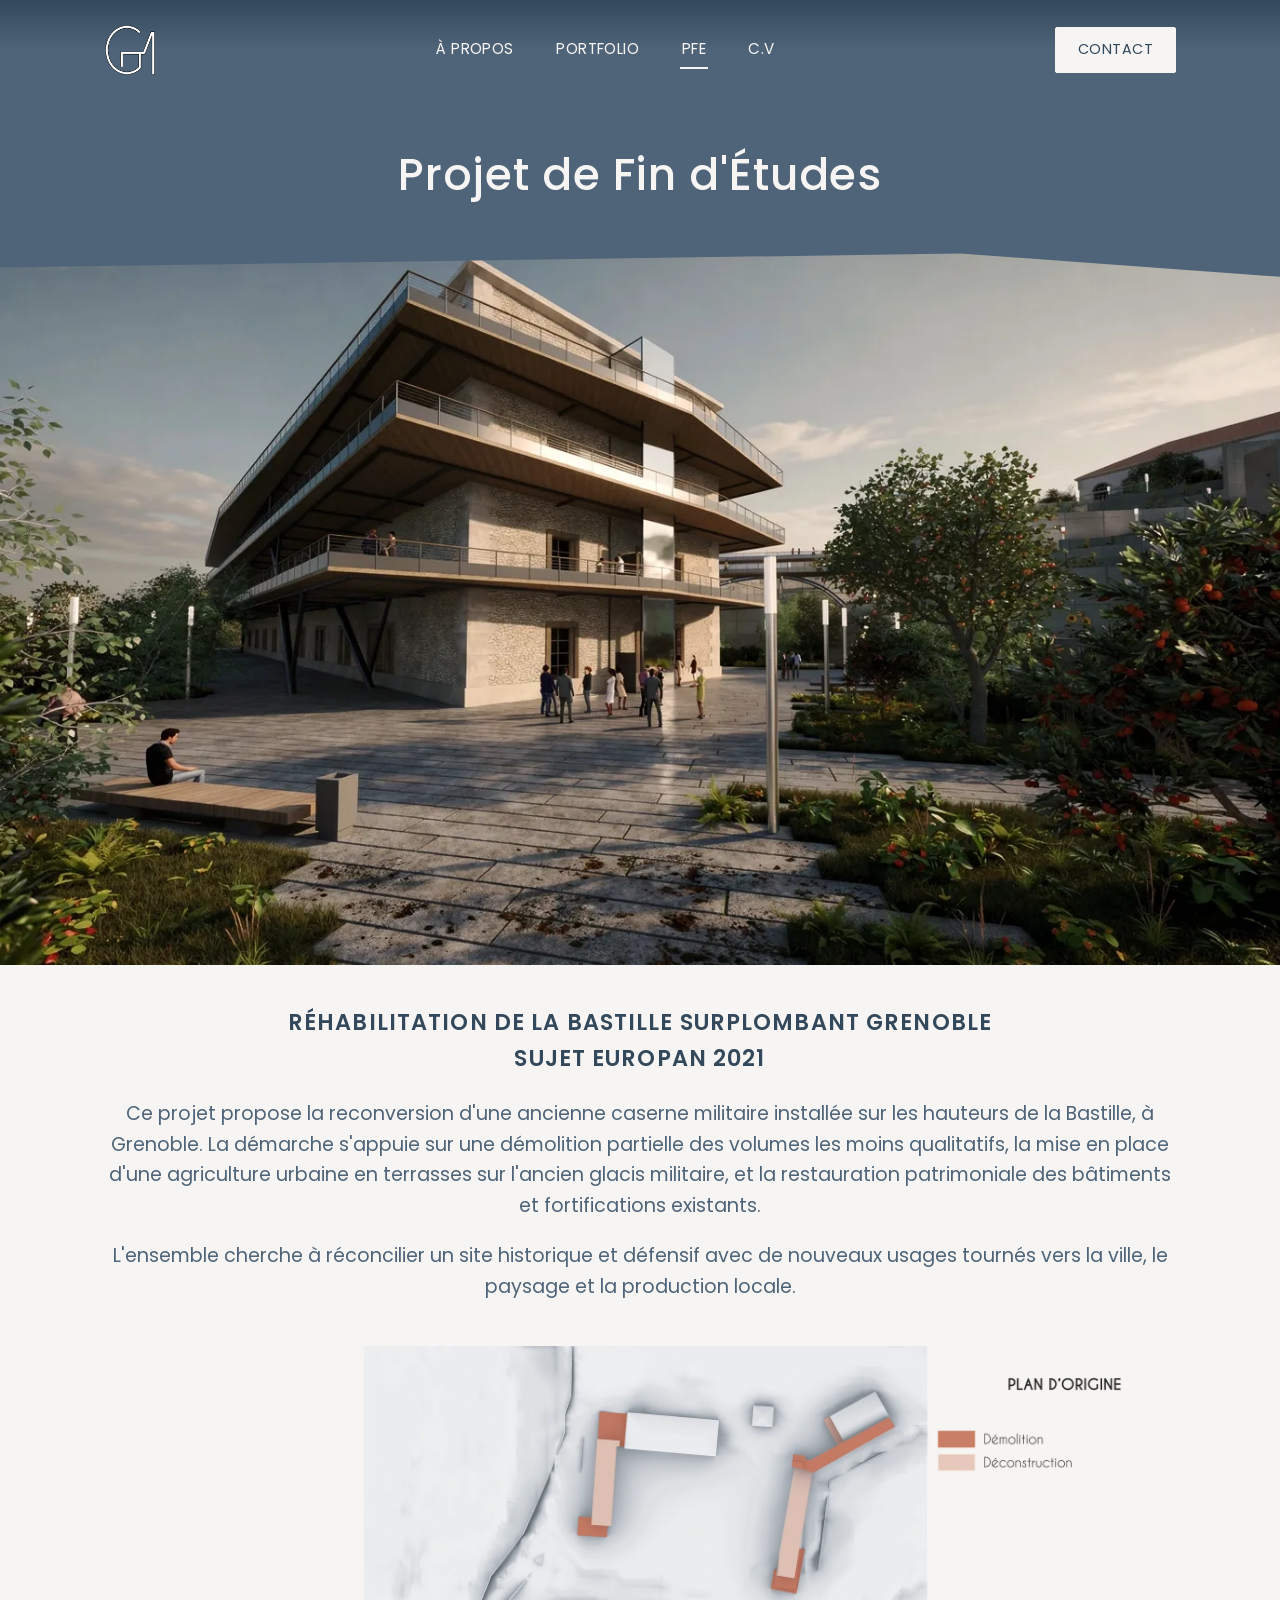
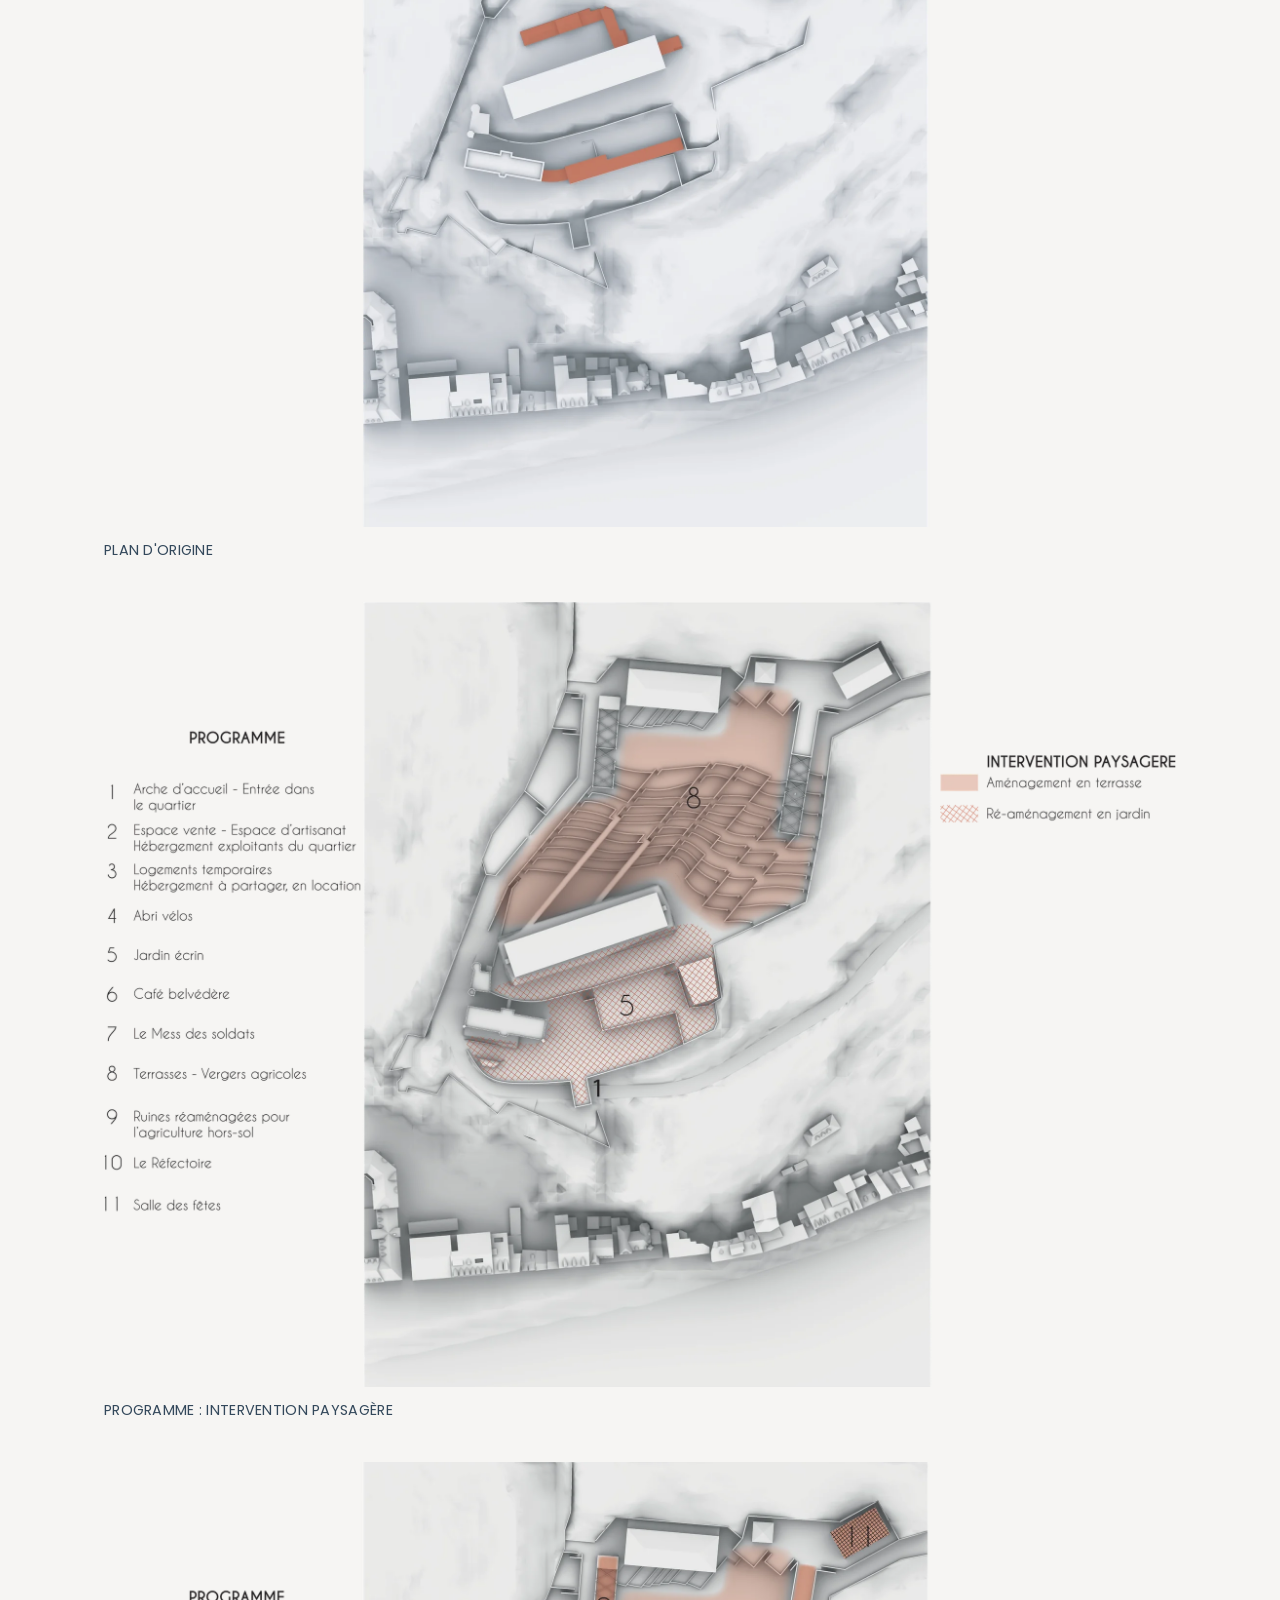
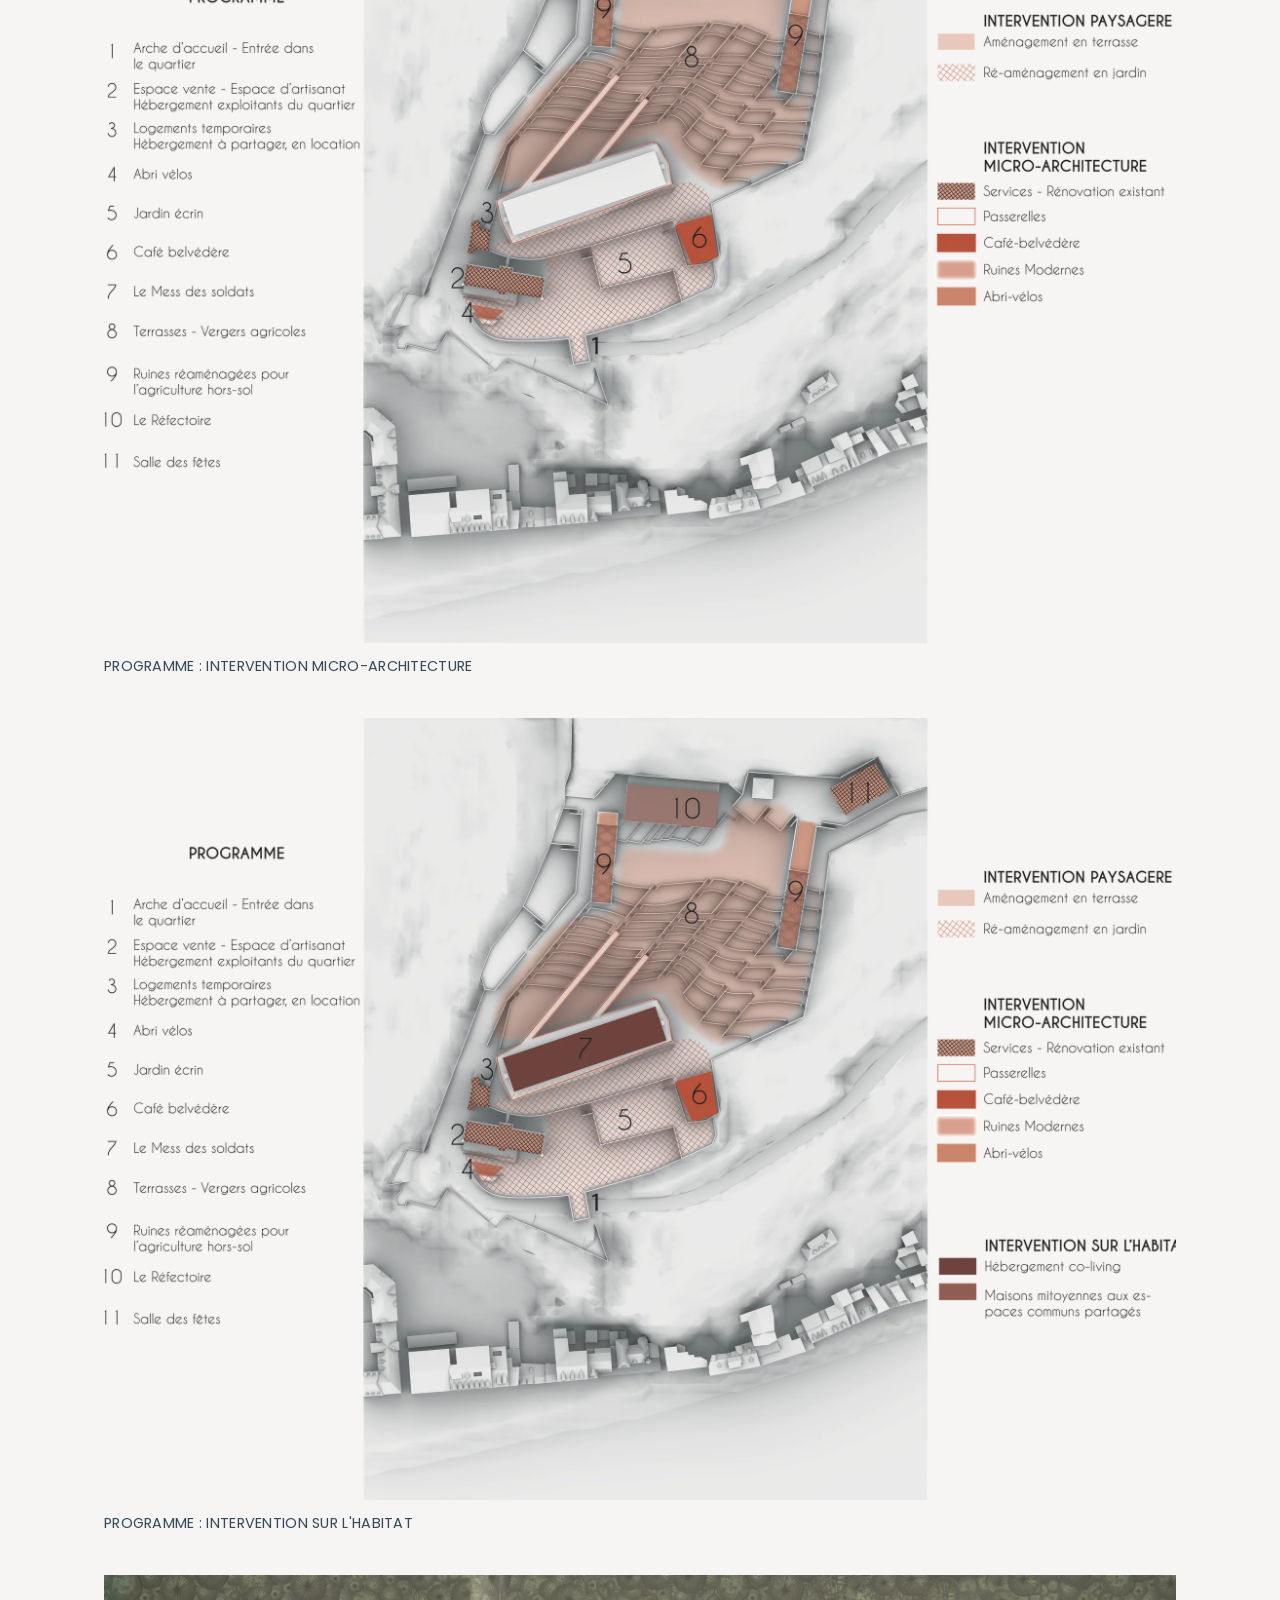
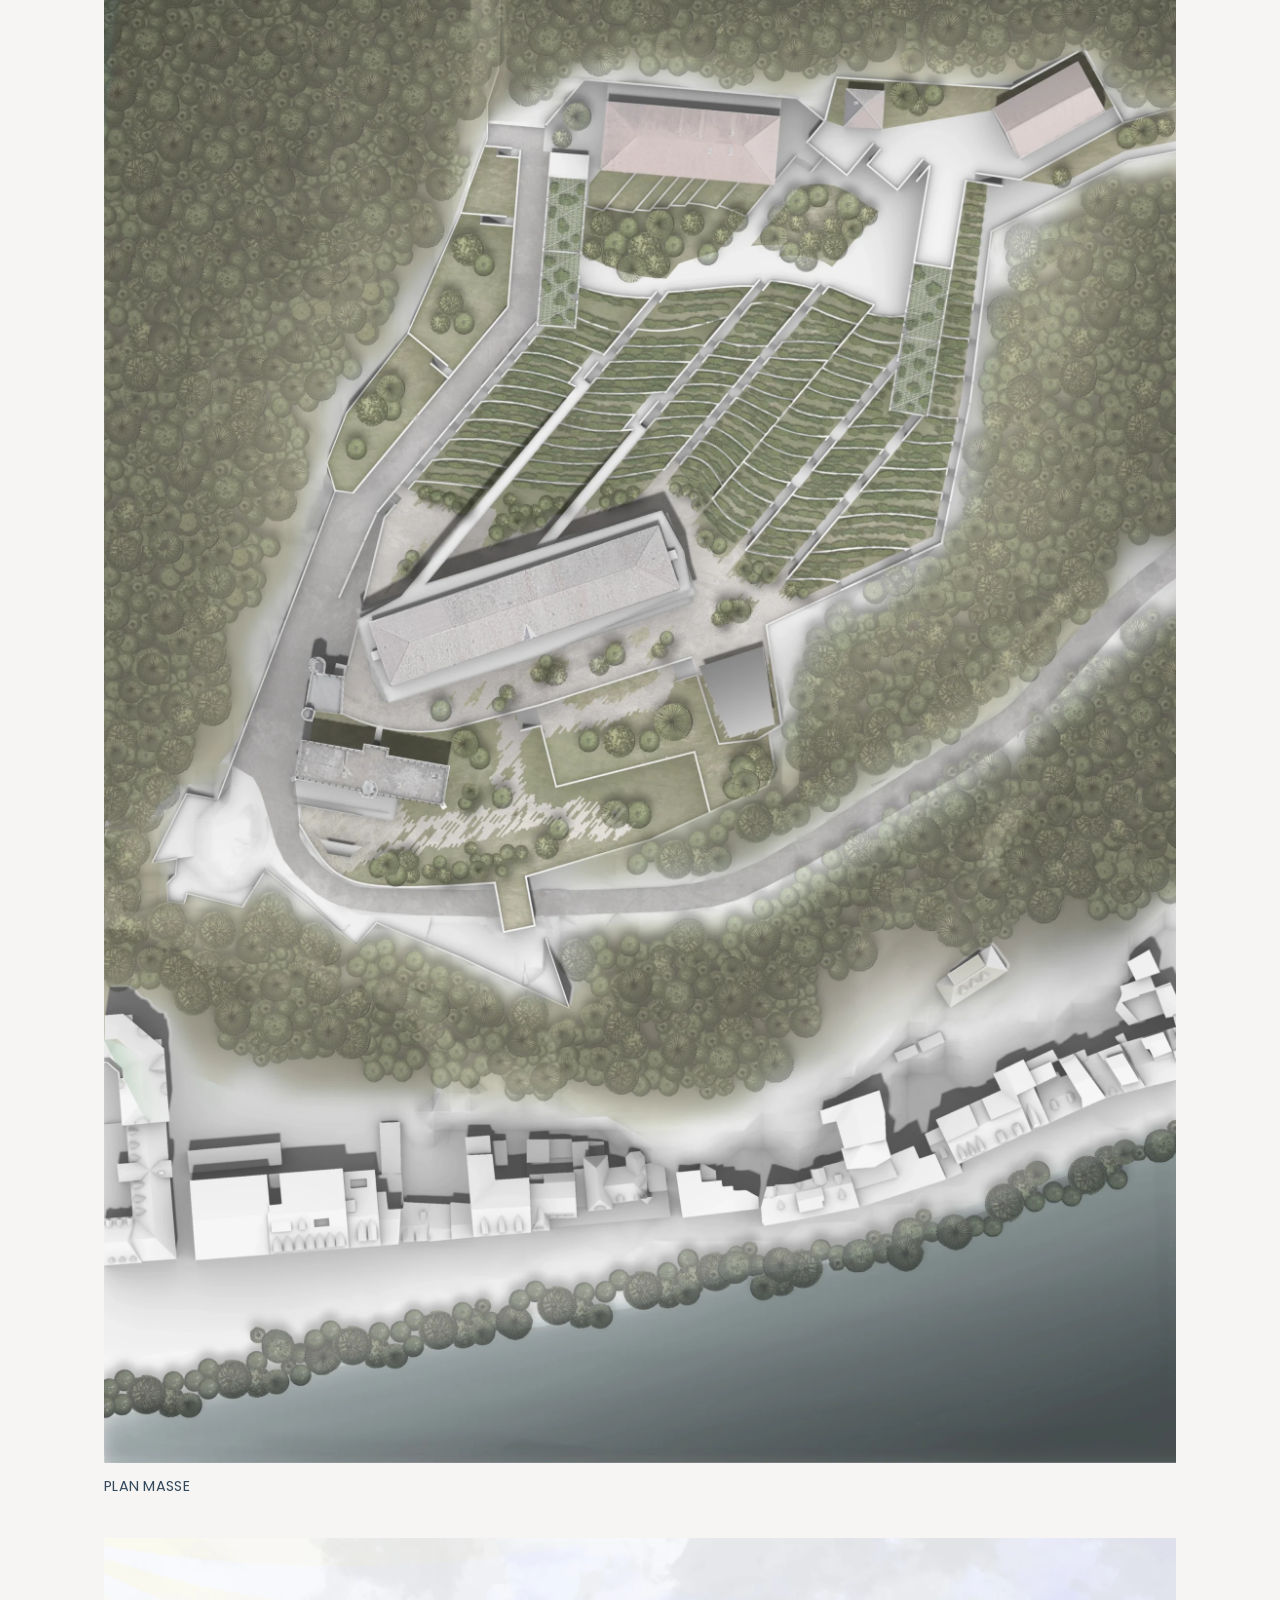
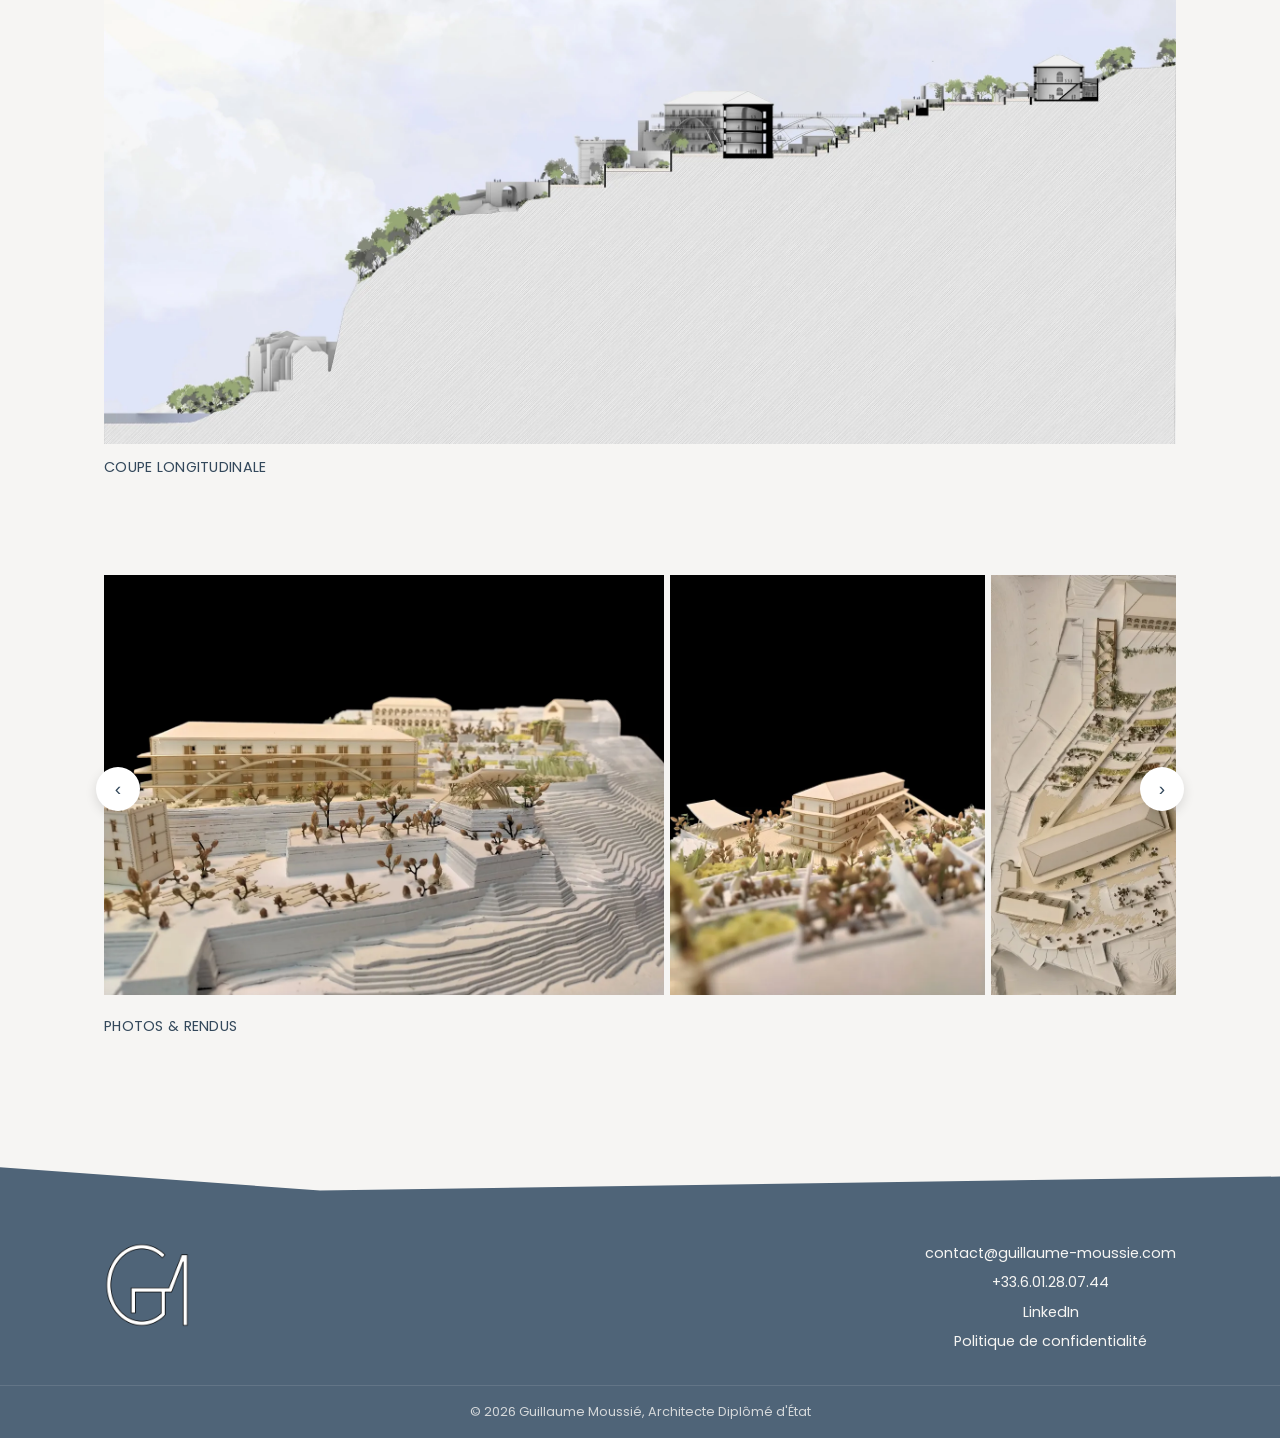
<file: pfe.html>
<!DOCTYPE html>
<html lang="fr">
<head>
  <meta charset="UTF-8">
  <meta name="viewport" content="width=device-width, initial-scale=1.0">
  <title>PFE | Guillaume Moussié, Architecte</title>
  <meta name="description" content="Projet de Fin d'Études : réhabilitation de la Bastille surplombant Grenoble, Europan 2021.">
  <link rel="preconnect" href="https://fonts.googleapis.com">
  <link rel="preconnect" href="https://fonts.gstatic.com" crossorigin>
  <link href="https://fonts.googleapis.com/css2?family=Poppins:wght@300;400;500;600&display=swap" rel="stylesheet">
  <link rel="stylesheet" href="css/style.css?v=52">
  <link rel="icon" href="favicon.ico" sizes="32x32">
  <link rel="icon" type="image/png" href="assets/img/favicon/favicon-32.png" sizes="32x32" media="(prefers-color-scheme: light)">
  <link rel="icon" type="image/png" href="assets/img/favicon/favicon-32-dark.png" sizes="32x32" media="(prefers-color-scheme: dark)">
  <link rel="icon" type="image/png" href="assets/img/favicon/favicon-16.png" sizes="16x16" media="(prefers-color-scheme: light)">
  <link rel="icon" type="image/png" href="assets/img/favicon/favicon-16-dark.png" sizes="16x16" media="(prefers-color-scheme: dark)">
  <link rel="apple-touch-icon" href="assets/img/favicon/apple-touch-icon.png">
  <link rel="manifest" href="site.webmanifest">
  <meta name="theme-color" content="#4F6478">
  <link rel="canonical" href="https://guillaume-moussie.com/pfe.html">
  <meta property="og:type" content="website">
  <meta property="og:title" content="PFE | Guillaume Moussié, Architecte">
  <meta property="og:description" content="Projet de Fin d'Études : réhabilitation de la Bastille surplombant Grenoble, Europan 2021.">
  <meta property="og:url" content="https://guillaume-moussie.com/pfe.html">
  <meta property="og:image" content="https://guillaume-moussie.com/assets/img/pfe/pfe-hero.webp">
  <meta property="og:locale" content="fr_FR">
  <meta property="og:site_name" content="Guillaume Moussié, Architecte">
  <meta name="twitter:card" content="summary_large_image">
  <meta name="twitter:title" content="PFE | Guillaume Moussié, Architecte">
  <meta name="twitter:description" content="Projet de Fin d'Études : réhabilitation de la Bastille surplombant Grenoble, Europan 2021.">
  <meta name="twitter:image" content="https://guillaume-moussie.com/assets/img/pfe/pfe-hero.webp">
</head>
<body data-page="pfe">

  <header class="site-header">
    <div class="site-header__inner">
      <a href="index.html" class="site-header__logo">
        <img src="assets/img/logo/logo-blanc.webp" alt="Guillaume Moussié, Architecte">
      </a>

      <button class="site-header__menu-toggle" type="button" aria-label="Ouvrir le menu" aria-expanded="false">
        <span></span>
        <span></span>
        <span></span>
      </button>

      <nav class="site-nav" data-nav>
        <a href="index.html" data-page="a-propos">À Propos</a>
        <a href="portfolio.html" data-page="portfolio">Portfolio</a>
        <a href="pfe.html" data-page="pfe">PFE</a>
        <a href="cv.html" data-page="cv">C.V</a>
      </nav>

      <a href="contact.html" class="btn btn--solid">Contact</a>
    </div>
  </header>

  <div class="page-title-band">
    <div class="container">
      <h1>Projet de Fin d'Études</h1>
    </div>
  </div>

  <div class="project-hero">
    <img src="assets/img/pfe/pfe-hero.webp" alt="Réhabilitation de la Bastille surplombant Grenoble, vue perspective">
    <div class="wave-divider--overlay" aria-hidden="true">
      <svg viewBox="0 0 1440 120" preserveAspectRatio="none" xmlns="http://www.w3.org/2000/svg">
        <path d="M0,0 L0,30 L1080,6 L1440,46 L1440,0 Z"></path>
      </svg>
    </div>
  </div>

  <main class="container">
    <div class="project-header">
      <p class="subtitle">Réhabilitation de la Bastille surplombant Grenoble<br>Sujet Europan 2021</p>
    </div>

    <div class="project-body">
      <p>Ce projet propose la reconversion d'une ancienne caserne militaire installée sur les hauteurs de la Bastille, à Grenoble. La démarche s'appuie sur une démolition partielle des volumes les moins qualitatifs, la mise en place d'une agriculture urbaine en terrasses sur l'ancien glacis militaire, et la restauration patrimoniale des bâtiments et fortifications existants.</p>

      <p>L'ensemble cherche à réconcilier un site historique et défensif avec de nouveaux usages tournés vers la ville, le paysage et la production locale.</p>
    </div>

    <div class="project-technical">
      <figure>
        <img src="assets/img/pfe/pfe-programme-01.webp" alt="Plan d'origine : démolition et déconstruction">
        <figcaption>Plan d'origine</figcaption>
      </figure>

      <figure>
        <img src="assets/img/pfe/pfe-programme-02.webp" alt="Programme : intervention paysagère">
        <figcaption>Programme : intervention paysagère</figcaption>
      </figure>

      <figure>
        <img src="assets/img/pfe/pfe-programme-03.webp" alt="Programme : intervention micro-architecture">
        <figcaption>Programme : intervention micro-architecture</figcaption>
      </figure>

      <figure>
        <img src="assets/img/pfe/pfe-programme-04.webp" alt="Programme : intervention sur l'habitat">
        <figcaption>Programme : intervention sur l'habitat</figcaption>
      </figure>

      <figure>
        <img src="assets/img/pfe/pfe-plan-masse.webp" alt="Plan masse du projet">
        <figcaption>Plan masse</figcaption>
      </figure>

      <figure>
        <img src="assets/img/pfe/pfe-coupe-longitudinale.webp" alt="Coupe longitudinale du site">
        <figcaption>Coupe longitudinale</figcaption>
      </figure>
    </div>
  </main>

  <section class="container project-carousel-section">
    <div class="project-carousel">
      <button class="project-carousel__btn project-carousel__btn--prev" aria-label="Image précédente">&#8249;</button>
      <div class="project-carousel__track">
        <img src="assets/img/pfe/pfe-carousel-02.webp" alt="Rendu du projet PFE 2" width="4000" height="3000" loading="lazy" decoding="async">
        <img src="assets/img/pfe/pfe-carousel-03.webp" alt="Rendu du projet PFE 3" width="3000" height="4000" loading="lazy" decoding="async">
        <img src="assets/img/pfe/pfe-carousel-04.webp" alt="Rendu du projet PFE 4" width="3000" height="4000" loading="lazy" decoding="async">
        <img src="assets/img/pfe/pfe-carousel-05.webp" alt="Rendu du projet PFE 5" width="3000" height="4000" loading="lazy" decoding="async">
        <img src="assets/img/pfe/pfe-carousel-06.webp" alt="Rendu du projet PFE 6" width="3000" height="4000" loading="lazy" decoding="async">
        <img src="assets/img/pfe/pfe-carousel-07.webp" alt="Rendu du projet PFE 7" width="1376" height="768" loading="lazy" decoding="async">
        <img src="assets/img/pfe/pfe-carousel-08.webp" alt="Rendu du projet PFE 8" width="1376" height="768" loading="lazy" decoding="async">
        <img src="assets/img/pfe/pfe-carousel-09.webp" alt="Rendu du projet PFE 9" width="1376" height="768" loading="lazy" decoding="async">
        <img src="assets/img/pfe/pfe-carousel-10.webp" alt="Rendu du projet PFE 10" width="1376" height="768" loading="lazy" decoding="async">
        <img src="assets/img/pfe/pfe-carousel-11.webp" alt="Rendu du projet PFE 11" width="1376" height="768" loading="lazy" decoding="async">
        <img src="assets/img/pfe/pfe-carousel-12.webp" alt="Rendu du projet PFE 12" width="1376" height="768" loading="lazy" decoding="async">
        <img src="assets/img/pfe/pfe-carousel-13.webp" alt="Rendu du projet PFE 13" width="1376" height="768" loading="lazy" decoding="async">
      </div>
      <button class="project-carousel__btn project-carousel__btn--next" aria-label="Image suivante">&#8250;</button>
    </div>
    <p class="caption">Photos &amp; Rendus</p>
  </section>

  <div class="wave-divider wave-divider--bottom" aria-hidden="true">
    <svg viewBox="0 0 1440 120" preserveAspectRatio="none" xmlns="http://www.w3.org/2000/svg">
      <path d="M0,74 L360,114 L1440,90 L1440,120 L0,120 Z"></path>
    </svg>
  </div>

  <footer class="site-footer">
    <div class="site-footer__inner">
      <a href="index.html" class="site-footer__logo">
        <img src="assets/img/logo/logo-blanc.webp" alt="Guillaume Moussié, Architecte">
      </a>

      <div class="site-footer__contacts">
        <a href="mailto:contact@guillaume-moussie.com">contact@guillaume-moussie.com</a>
        <a href="tel:+33601280744">+33.6.01.28.07.44</a>
        <a href="https://www.linkedin.com/in/guillaume-moussi%C3%A9/" target="_blank" rel="noopener">LinkedIn</a>
        <a href="confidentialite.html">Politique de confidentialité</a>
      </div>
    </div>

    <div class="site-footer__bottom">
      &copy; <span data-year></span> Guillaume Moussié, Architecte Diplômé d'État
    </div>
  </footer>

  <script src="js/include.js"></script>
</body>
</html>
</file>
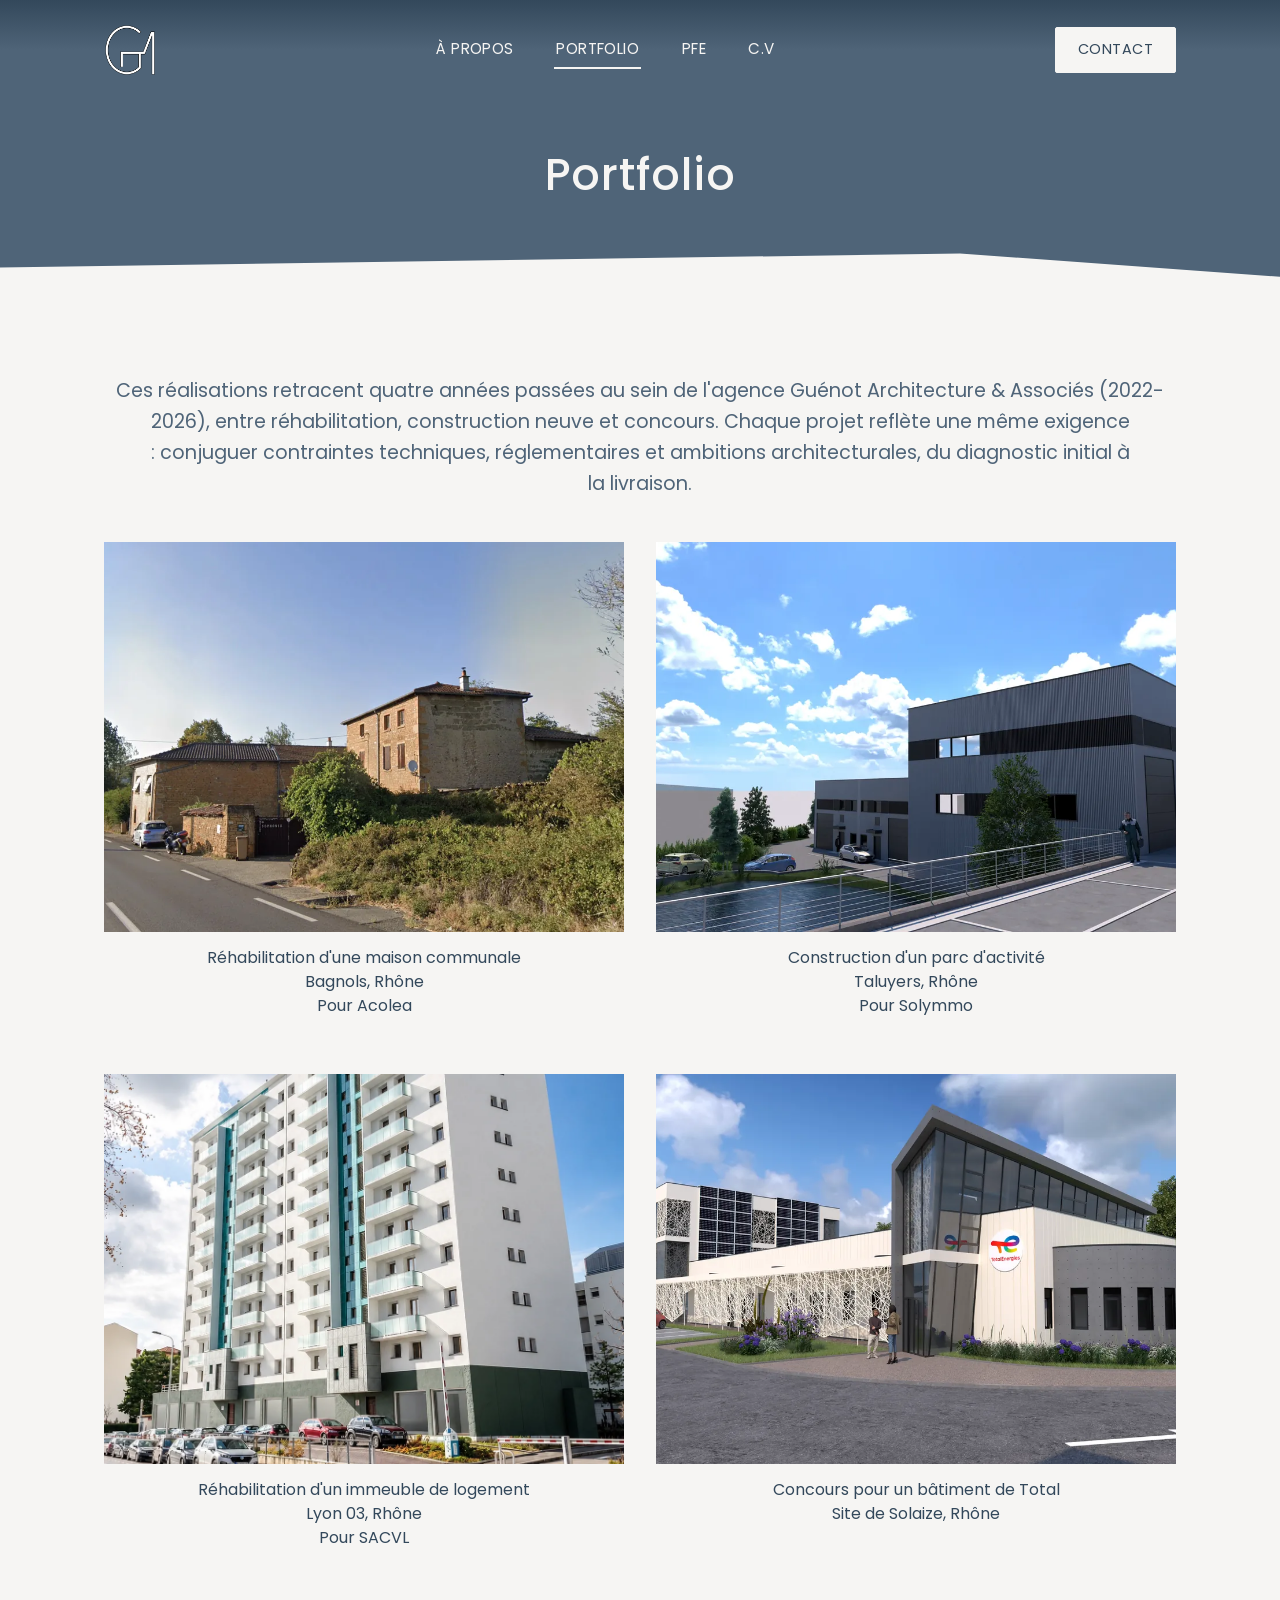
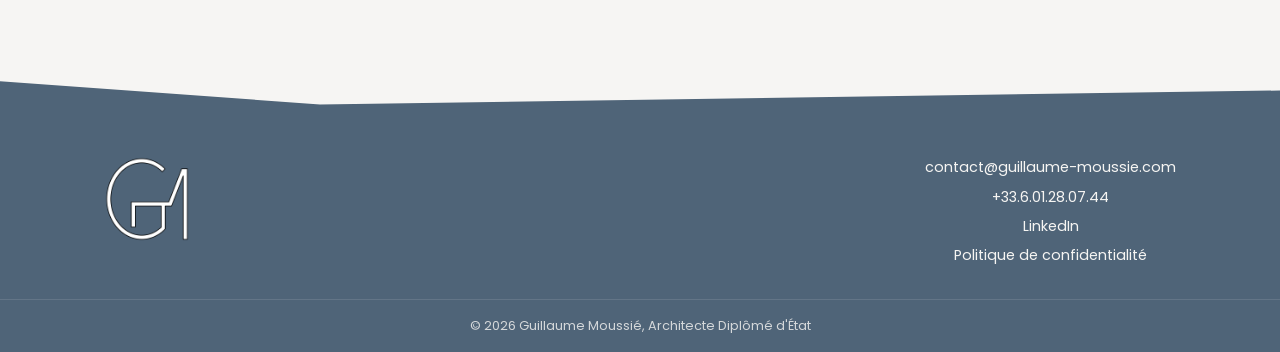
<file: portfolio.html>
<!DOCTYPE html>
<html lang="fr">
<head>
  <meta charset="UTF-8">
  <meta name="viewport" content="width=device-width, initial-scale=1.0">
  <title>Portfolio | Guillaume Moussié, Architecte</title>
  <meta name="description" content="Illustration de mon expérience professionnelle chez Guénot Architecture & Associés, 2022-2026.">
  <link rel="preconnect" href="https://fonts.googleapis.com">
  <link rel="preconnect" href="https://fonts.gstatic.com" crossorigin>
  <link href="https://fonts.googleapis.com/css2?family=Poppins:wght@300;400;500;600&display=swap" rel="stylesheet">
  <link rel="stylesheet" href="css/style.css?v=52">
  <link rel="icon" href="favicon.ico" sizes="32x32">
  <link rel="icon" type="image/png" href="assets/img/favicon/favicon-32.png" sizes="32x32" media="(prefers-color-scheme: light)">
  <link rel="icon" type="image/png" href="assets/img/favicon/favicon-32-dark.png" sizes="32x32" media="(prefers-color-scheme: dark)">
  <link rel="icon" type="image/png" href="assets/img/favicon/favicon-16.png" sizes="16x16" media="(prefers-color-scheme: light)">
  <link rel="icon" type="image/png" href="assets/img/favicon/favicon-16-dark.png" sizes="16x16" media="(prefers-color-scheme: dark)">
  <link rel="apple-touch-icon" href="assets/img/favicon/apple-touch-icon.png">
  <link rel="manifest" href="site.webmanifest">
  <meta name="theme-color" content="#4F6478">
  <link rel="canonical" href="https://guillaume-moussie.com/portfolio.html">
  <meta property="og:type" content="website">
  <meta property="og:title" content="Portfolio | Guillaume Moussié, Architecte">
  <meta property="og:description" content="Illustration de mon expérience professionnelle chez Guénot Architecture & Associés, 2022-2026.">
  <meta property="og:url" content="https://guillaume-moussie.com/portfolio.html">
  <meta property="og:image" content="https://guillaume-moussie.com/assets/img/social/og-banner.png">
  <meta property="og:image:width" content="1200">
  <meta property="og:image:height" content="630">
  <meta property="og:locale" content="fr_FR">
  <meta property="og:site_name" content="Guillaume Moussié, Architecte">
  <meta name="twitter:card" content="summary_large_image">
  <meta name="twitter:title" content="Portfolio | Guillaume Moussié, Architecte">
  <meta name="twitter:description" content="Illustration de mon expérience professionnelle chez Guénot Architecture & Associés, 2022-2026.">
  <meta name="twitter:image" content="https://guillaume-moussie.com/assets/img/social/og-banner.png">
</head>
<body data-page="portfolio">

  <header class="site-header">
    <div class="site-header__inner">
      <a href="index.html" class="site-header__logo">
        <img src="assets/img/logo/logo-blanc.webp" alt="Guillaume Moussié, Architecte">
      </a>

      <button class="site-header__menu-toggle" type="button" aria-label="Ouvrir le menu" aria-expanded="false">
        <span></span>
        <span></span>
        <span></span>
      </button>

      <nav class="site-nav" data-nav>
        <a href="index.html" data-page="a-propos">À Propos</a>
        <a href="portfolio.html" data-page="portfolio">Portfolio</a>
        <a href="pfe.html" data-page="pfe">PFE</a>
        <a href="cv.html" data-page="cv">C.V</a>
      </nav>

      <a href="contact.html" class="btn btn--solid">Contact</a>
    </div>
  </header>

  <div class="page-title-band">
    <div class="container">
      <h1>Portfolio</h1>
    </div>
  </div>

  <div class="wave-divider wave-divider--bottom" aria-hidden="true">
    <svg viewBox="0 0 1440 120" preserveAspectRatio="none" xmlns="http://www.w3.org/2000/svg">
      <path d="M0,0 L0,30 L1080,6 L1440,46 L1440,0 Z"></path>
    </svg>
  </div>

  <main class="container">
    <div class="page-intro">
      <p class="subtitle">Ces réalisations retracent quatre années passées au sein de l'agence Guénot Architecture &amp; Associés (2022-2026), entre réhabilitation, construction neuve et concours. Chaque projet reflète une même exigence : conjuguer contraintes techniques, réglementaires et ambitions architecturales, du diagnostic initial à la livraison.</p>
    </div>

    <div class="portfolio-grid">

      <article class="project-card">
        <a href="projets/acolea-bagnols.html" class="project-card__link">
          <img src="assets/img/portfolio/acolea-bagnols-cover.webp" alt="Réhabilitation d'une maison communale à Bagnols">
        </a>
        <p class="project-card__caption">
          <strong>Réhabilitation d'une maison communale</strong><br>
          Bagnols, Rhône<br>
          <span class="project-card__client">Pour Acolea</span>
        </p>
      </article>

      <article class="project-card">
        <a href="projets/solymmo-taluyers.html" class="project-card__link">
          <img src="assets/img/portfolio/solymmo-taluyers-cover.webp" alt="Construction d'un parc d'activité à Taluyers">
        </a>
        <p class="project-card__caption">
          <strong>Construction d'un parc d'activité</strong><br>
          Taluyers, Rhône<br>
          <span class="project-card__client">Pour Solymmo</span>
        </p>
      </article>

      <article class="project-card">
        <a href="projets/sacvl-lyon-03.html" class="project-card__link">
          <img src="assets/img/portfolio/sacvl-lyon03-cover.webp" alt="Réhabilitation d'un immeuble de logement à Lyon 03">
        </a>
        <p class="project-card__caption">
          <strong>Réhabilitation d'un immeuble de logement</strong><br>
          Lyon 03, Rhône<br>
          <span class="project-card__client">Pour SACVL</span>
        </p>
      </article>

      <article class="project-card">
        <a href="projets/total-solaize.html" class="project-card__link">
          <img src="assets/img/portfolio/total-solaize-cover.webp" alt="Concours pour un bâtiment de Total sur le site de Solaize">
        </a>
        <p class="project-card__caption">
          <strong>Concours pour un bâtiment de Total</strong><br>
          Site de Solaize, Rhône
        </p>
      </article>

    </div>
  </main>

  <div class="wave-divider wave-divider--bottom" aria-hidden="true">
    <svg viewBox="0 0 1440 120" preserveAspectRatio="none" xmlns="http://www.w3.org/2000/svg">
      <path d="M0,74 L360,114 L1440,90 L1440,120 L0,120 Z"></path>
    </svg>
  </div>

  <footer class="site-footer">
    <div class="site-footer__inner">
      <a href="index.html" class="site-footer__logo">
        <img src="assets/img/logo/logo-blanc.webp" alt="Guillaume Moussié, Architecte">
      </a>

      <div class="site-footer__contacts">
        <a href="mailto:contact@guillaume-moussie.com">contact@guillaume-moussie.com</a>
        <a href="tel:+33601280744">+33.6.01.28.07.44</a>
        <a href="https://www.linkedin.com/in/guillaume-moussi%C3%A9/" target="_blank" rel="noopener">LinkedIn</a>
        <a href="confidentialite.html">Politique de confidentialité</a>
      </div>
    </div>

    <div class="site-footer__bottom">
      &copy; <span data-year></span> Guillaume Moussié, Architecte Diplômé d'État
    </div>
  </footer>

  <script src="js/include.js"></script>
</body>
</html>
</file>
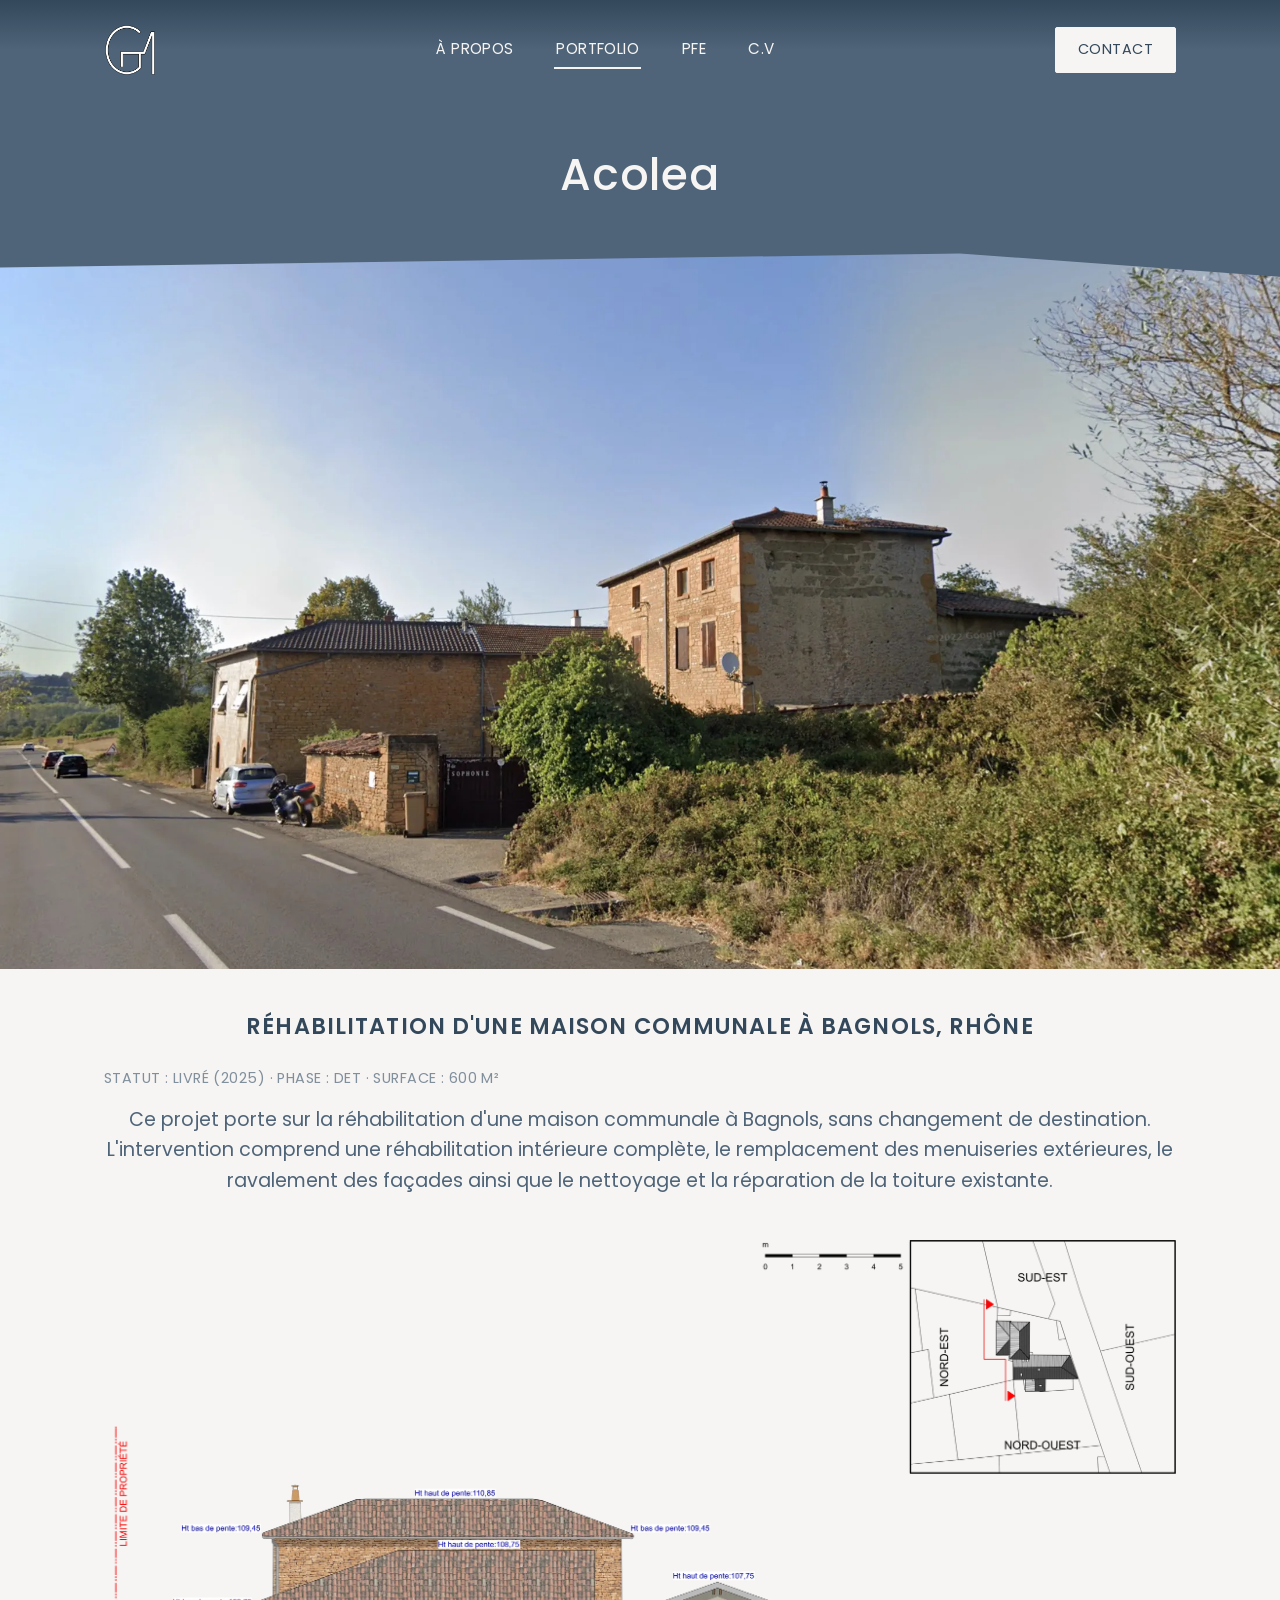
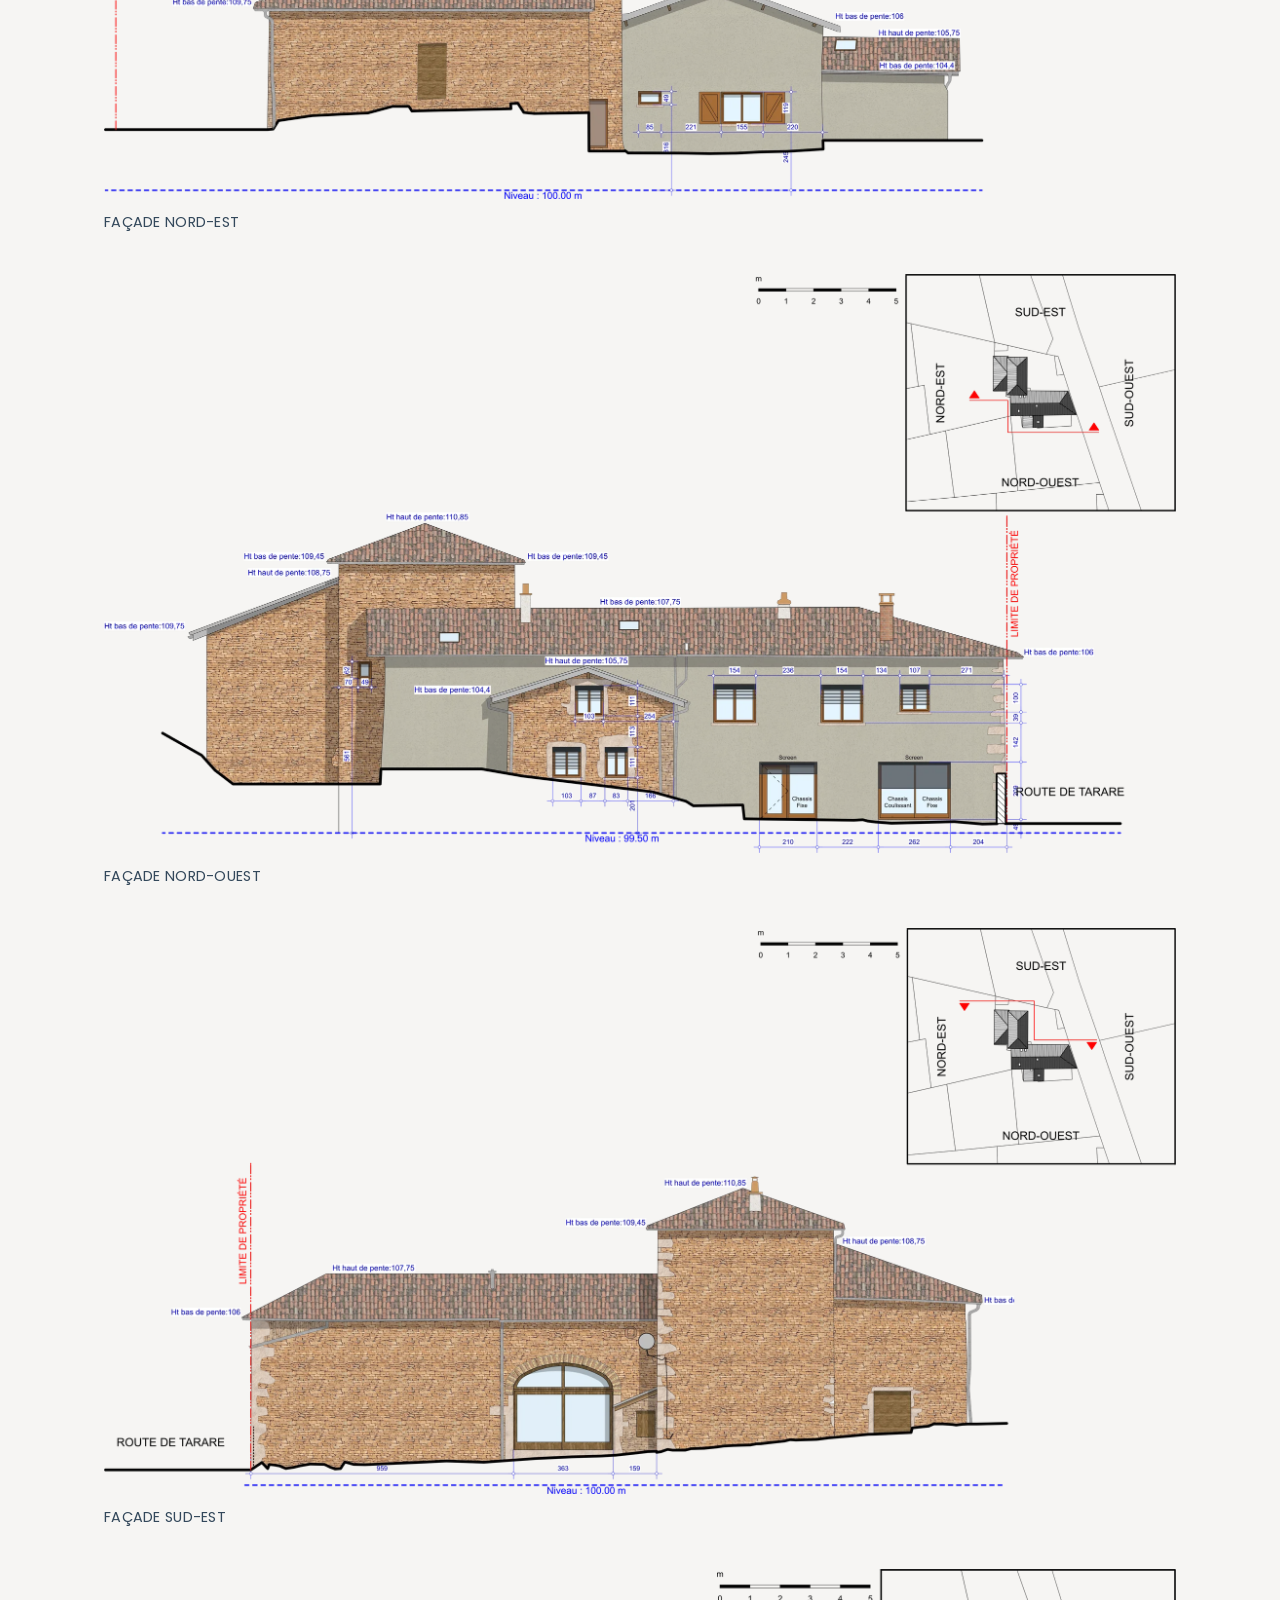
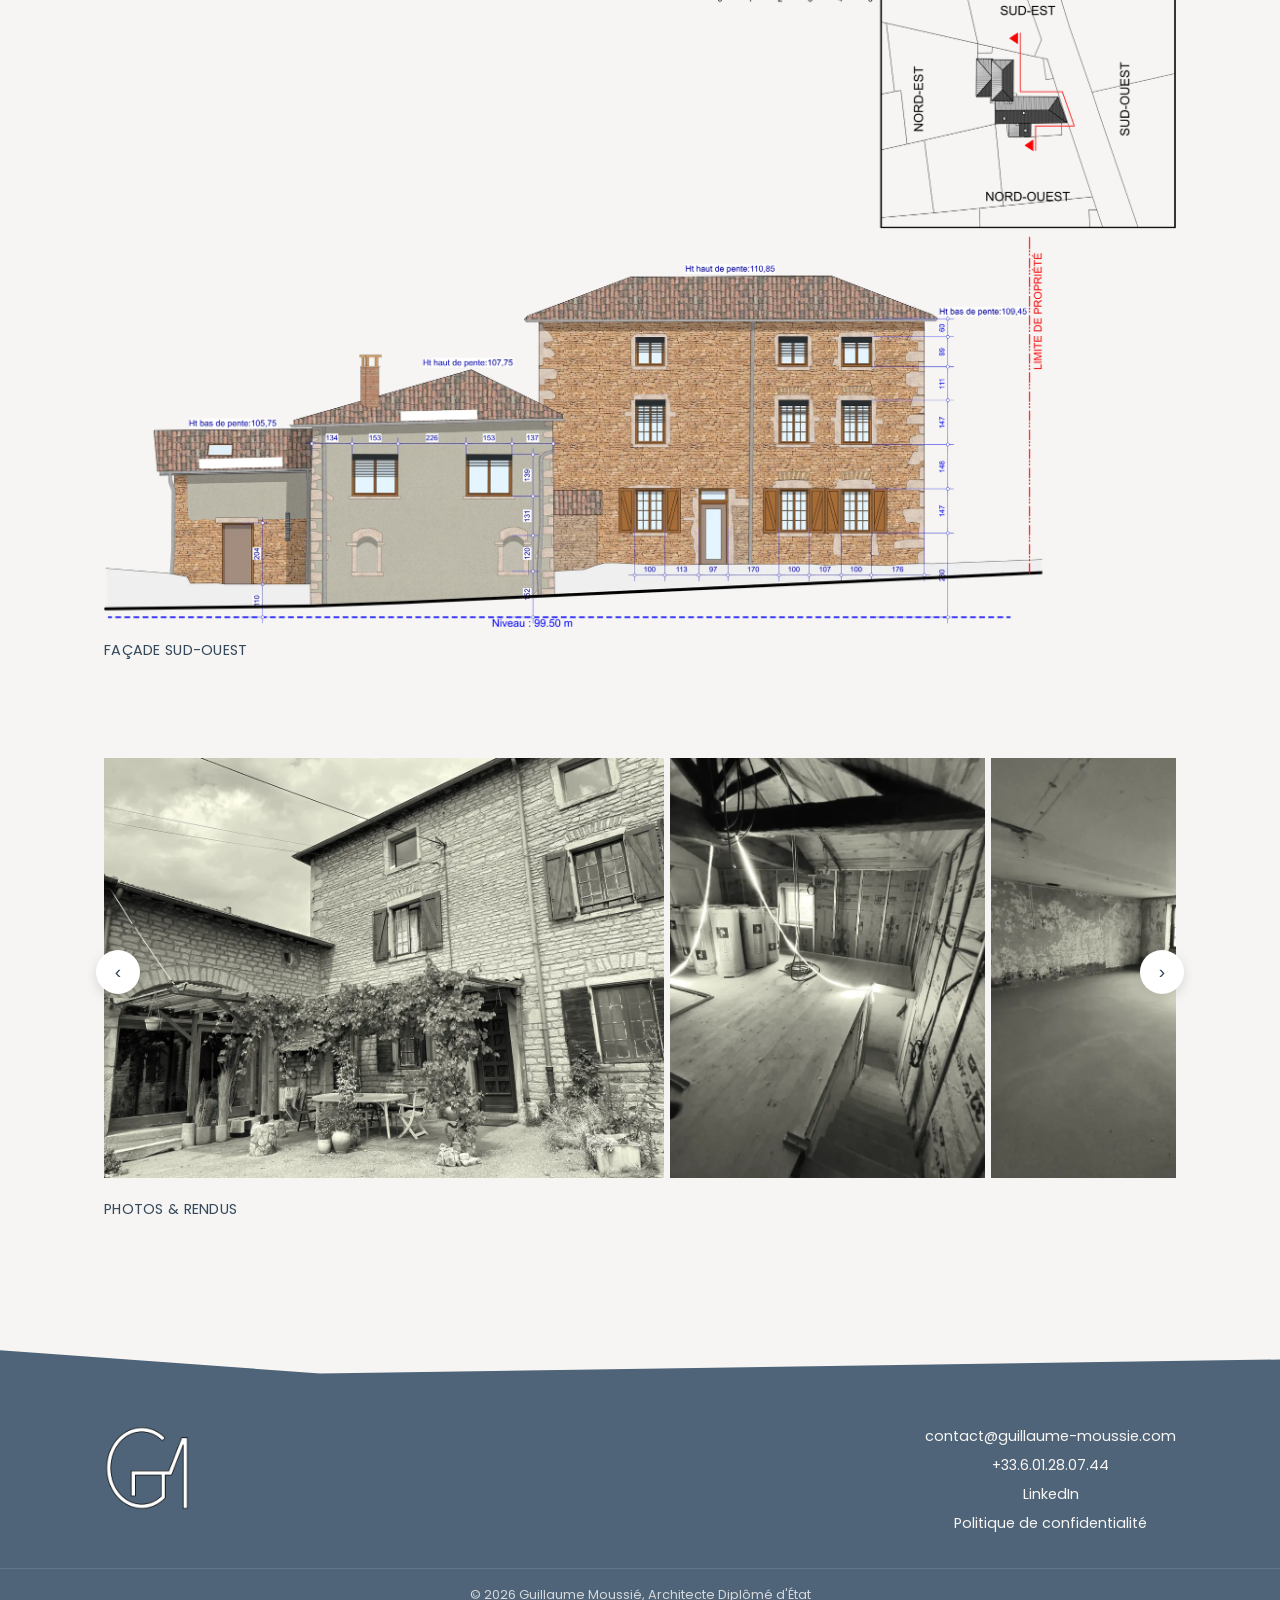
<file: projets/acolea-bagnols.html>
<!DOCTYPE html>
<html lang="fr">
<head>
  <meta charset="UTF-8">
  <meta name="viewport" content="width=device-width, initial-scale=1.0">
  <title>Acolea, Bagnols | Guillaume Moussié, Architecte</title>
  <meta name="description" content="Réhabilitation d'une maison communale à Bagnols, Rhône, pour Acolea.">
  <link rel="preconnect" href="https://fonts.googleapis.com">
  <link rel="preconnect" href="https://fonts.gstatic.com" crossorigin>
  <link href="https://fonts.googleapis.com/css2?family=Poppins:wght@300;400;500;600&display=swap" rel="stylesheet">
  <link rel="stylesheet" href="../css/style.css?v=52">
  <link rel="icon" href="../favicon.ico" sizes="32x32">
  <link rel="icon" type="image/png" href="../assets/img/favicon/favicon-32.png" sizes="32x32" media="(prefers-color-scheme: light)">
  <link rel="icon" type="image/png" href="../assets/img/favicon/favicon-32-dark.png" sizes="32x32" media="(prefers-color-scheme: dark)">
  <link rel="icon" type="image/png" href="../assets/img/favicon/favicon-16.png" sizes="16x16" media="(prefers-color-scheme: light)">
  <link rel="icon" type="image/png" href="../assets/img/favicon/favicon-16-dark.png" sizes="16x16" media="(prefers-color-scheme: dark)">
  <link rel="apple-touch-icon" href="../assets/img/favicon/apple-touch-icon.png">
  <link rel="manifest" href="../site.webmanifest">
  <meta name="theme-color" content="#4F6478">
  <link rel="canonical" href="https://guillaume-moussie.com/projets/acolea-bagnols.html">
  <meta property="og:type" content="website">
  <meta property="og:title" content="Acolea, Bagnols | Guillaume Moussié, Architecte">
  <meta property="og:description" content="Réhabilitation d'une maison communale à Bagnols, Rhône, pour Acolea.">
  <meta property="og:url" content="https://guillaume-moussie.com/projets/acolea-bagnols.html">
  <meta property="og:image" content="https://guillaume-moussie.com/assets/img/projets/acolea-bagnols/hero.webp">
  <meta property="og:locale" content="fr_FR">
  <meta property="og:site_name" content="Guillaume Moussié, Architecte">
  <meta name="twitter:card" content="summary_large_image">
  <meta name="twitter:title" content="Acolea, Bagnols | Guillaume Moussié, Architecte">
  <meta name="twitter:description" content="Réhabilitation d'une maison communale à Bagnols, Rhône, pour Acolea.">
  <meta name="twitter:image" content="https://guillaume-moussie.com/assets/img/projets/acolea-bagnols/hero.webp">
</head>
<body data-page="portfolio">

  <header class="site-header">
    <div class="site-header__inner">
      <a href="../index.html" class="site-header__logo">
        <img src="../assets/img/logo/logo-blanc.webp" alt="Guillaume Moussié, Architecte">
      </a>

      <button class="site-header__menu-toggle" type="button" aria-label="Ouvrir le menu" aria-expanded="false">
        <span></span>
        <span></span>
        <span></span>
      </button>

      <nav class="site-nav" data-nav>
        <a href="../index.html" data-page="a-propos">À Propos</a>
        <a href="../portfolio.html" data-page="portfolio">Portfolio</a>
        <a href="../pfe.html" data-page="pfe">PFE</a>
        <a href="../cv.html" data-page="cv">C.V</a>
      </nav>

      <a href="../contact.html" class="btn btn--solid">Contact</a>
    </div>
  </header>

  <div class="page-title-band">
    <div class="container">
      <h1>Acolea</h1>
    </div>
  </div>

  <div class="project-hero">
    <img src="../assets/img/projets/acolea-bagnols/hero.webp" alt="Réhabilitation d'une maison communale à Bagnols">
    <div class="wave-divider--overlay" aria-hidden="true">
      <svg viewBox="0 0 1440 120" preserveAspectRatio="none" xmlns="http://www.w3.org/2000/svg">
        <path d="M0,0 L0,30 L1080,6 L1440,46 L1440,0 Z"></path>
      </svg>
    </div>
  </div>

  <main class="container">
    <div class="project-header">
      <p class="subtitle">Réhabilitation d'une maison communale à Bagnols, Rhône</p>
      <p class="status">Statut : livré (2025) · Phase : DET · Surface : 600 m²</p>
    </div>

    <div class="project-body">
      <p>Ce projet porte sur la réhabilitation d'une maison communale à Bagnols, sans changement de destination. L'intervention comprend une réhabilitation intérieure complète, le remplacement des menuiseries extérieures, le ravalement des façades ainsi que le nettoyage et la réparation de la toiture existante.</p>
    </div>

    <div class="project-technical">
      <figure>
        <img src="../assets/img/projets/acolea-bagnols/tech-facade-nord-est.webp" alt="Façade Nord-Est">
        <figcaption>Façade Nord-Est</figcaption>
      </figure>
      <figure>
        <img src="../assets/img/projets/acolea-bagnols/tech-facade-nord-ouest.webp" alt="Façade Nord-Ouest">
        <figcaption>Façade Nord-Ouest</figcaption>
      </figure>
      <figure>
        <img src="../assets/img/projets/acolea-bagnols/tech-facade-sud-est.webp" alt="Façade Sud-Est">
        <figcaption>Façade Sud-Est</figcaption>
      </figure>
      <figure>
        <img src="../assets/img/projets/acolea-bagnols/tech-facade-sud-ouest.webp" alt="Façade Sud-Ouest">
        <figcaption>Façade Sud-Ouest</figcaption>
      </figure>
    </div>
  </main>

  <section class="container project-carousel-section">
    <div class="project-carousel">
      <button class="project-carousel__btn project-carousel__btn--prev" aria-label="Image précédente">&#8249;</button>
      <div class="project-carousel__track">
        <img src="../assets/img/projets/acolea-bagnols/carousel-01.webp" alt="Acolea Bagnols, vue 1" width="4032" height="3024" loading="lazy" decoding="async">
        <img src="../assets/img/projets/acolea-bagnols/carousel-02.webp" alt="Acolea Bagnols, vue 2" width="2448" height="3264" loading="lazy" decoding="async">
        <img src="../assets/img/projets/acolea-bagnols/carousel-03.webp" alt="Acolea Bagnols, vue 3" width="2448" height="3264" loading="lazy" decoding="async">
        <img src="../assets/img/projets/acolea-bagnols/carousel-04.webp" alt="Acolea Bagnols, vue 4" width="2448" height="3264" loading="lazy" decoding="async">
        <img src="../assets/img/projets/acolea-bagnols/carousel-05.webp" alt="Acolea Bagnols, vue 5" width="3024" height="4032" loading="lazy" decoding="async">
        <img src="../assets/img/projets/acolea-bagnols/carousel-06.webp" alt="Acolea Bagnols, vue 6" width="2448" height="3264" loading="lazy" decoding="async">
        <img src="../assets/img/projets/acolea-bagnols/carousel-12.webp" alt="Acolea Bagnols, vue 7" width="2448" height="3264" loading="lazy" decoding="async">
        <img src="../assets/img/projets/acolea-bagnols/carousel-13.webp" alt="Acolea Bagnols, vue 8" width="2448" height="3264" loading="lazy" decoding="async">
        <img src="../assets/img/projets/acolea-bagnols/carousel-14.webp" alt="Acolea Bagnols, vue 9" width="2448" height="3264" loading="lazy" decoding="async">
        <img src="../assets/img/projets/acolea-bagnols/carousel-15.webp" alt="Acolea Bagnols, vue 10" width="3264" height="2448" loading="lazy" decoding="async">
        <img src="../assets/img/projets/acolea-bagnols/carousel-16.webp" alt="Acolea Bagnols, vue 11" width="2448" height="3264" loading="lazy" decoding="async">
        <img src="../assets/img/projets/acolea-bagnols/carousel-17.webp" alt="Acolea Bagnols, vue 12" width="2448" height="3264" loading="lazy" decoding="async">
      </div>
      <button class="project-carousel__btn project-carousel__btn--next" aria-label="Image suivante">&#8250;</button>
    </div>
    <p class="caption">Photos &amp; Rendus</p>
  </section>

  <div class="wave-divider wave-divider--bottom" aria-hidden="true">
    <svg viewBox="0 0 1440 120" preserveAspectRatio="none" xmlns="http://www.w3.org/2000/svg">
      <path d="M0,74 L360,114 L1440,90 L1440,120 L0,120 Z"></path>
    </svg>
  </div>

  <footer class="site-footer">
    <div class="site-footer__inner">
      <a href="../index.html" class="site-footer__logo">
        <img src="../assets/img/logo/logo-blanc.webp" alt="Guillaume Moussié, Architecte">
      </a>

      <div class="site-footer__contacts">
        <a href="mailto:contact@guillaume-moussie.com">contact@guillaume-moussie.com</a>
        <a href="tel:+33601280744">+33.6.01.28.07.44</a>
        <a href="https://www.linkedin.com/in/guillaume-moussi%C3%A9/" target="_blank" rel="noopener">LinkedIn</a>
        <a href="../confidentialite.html">Politique de confidentialité</a>
      </div>
    </div>

    <div class="site-footer__bottom">
      &copy; <span data-year></span> Guillaume Moussié, Architecte Diplômé d'État
    </div>
  </footer>

  <script src="../js/include.js"></script>
</body>
</html>
</file>
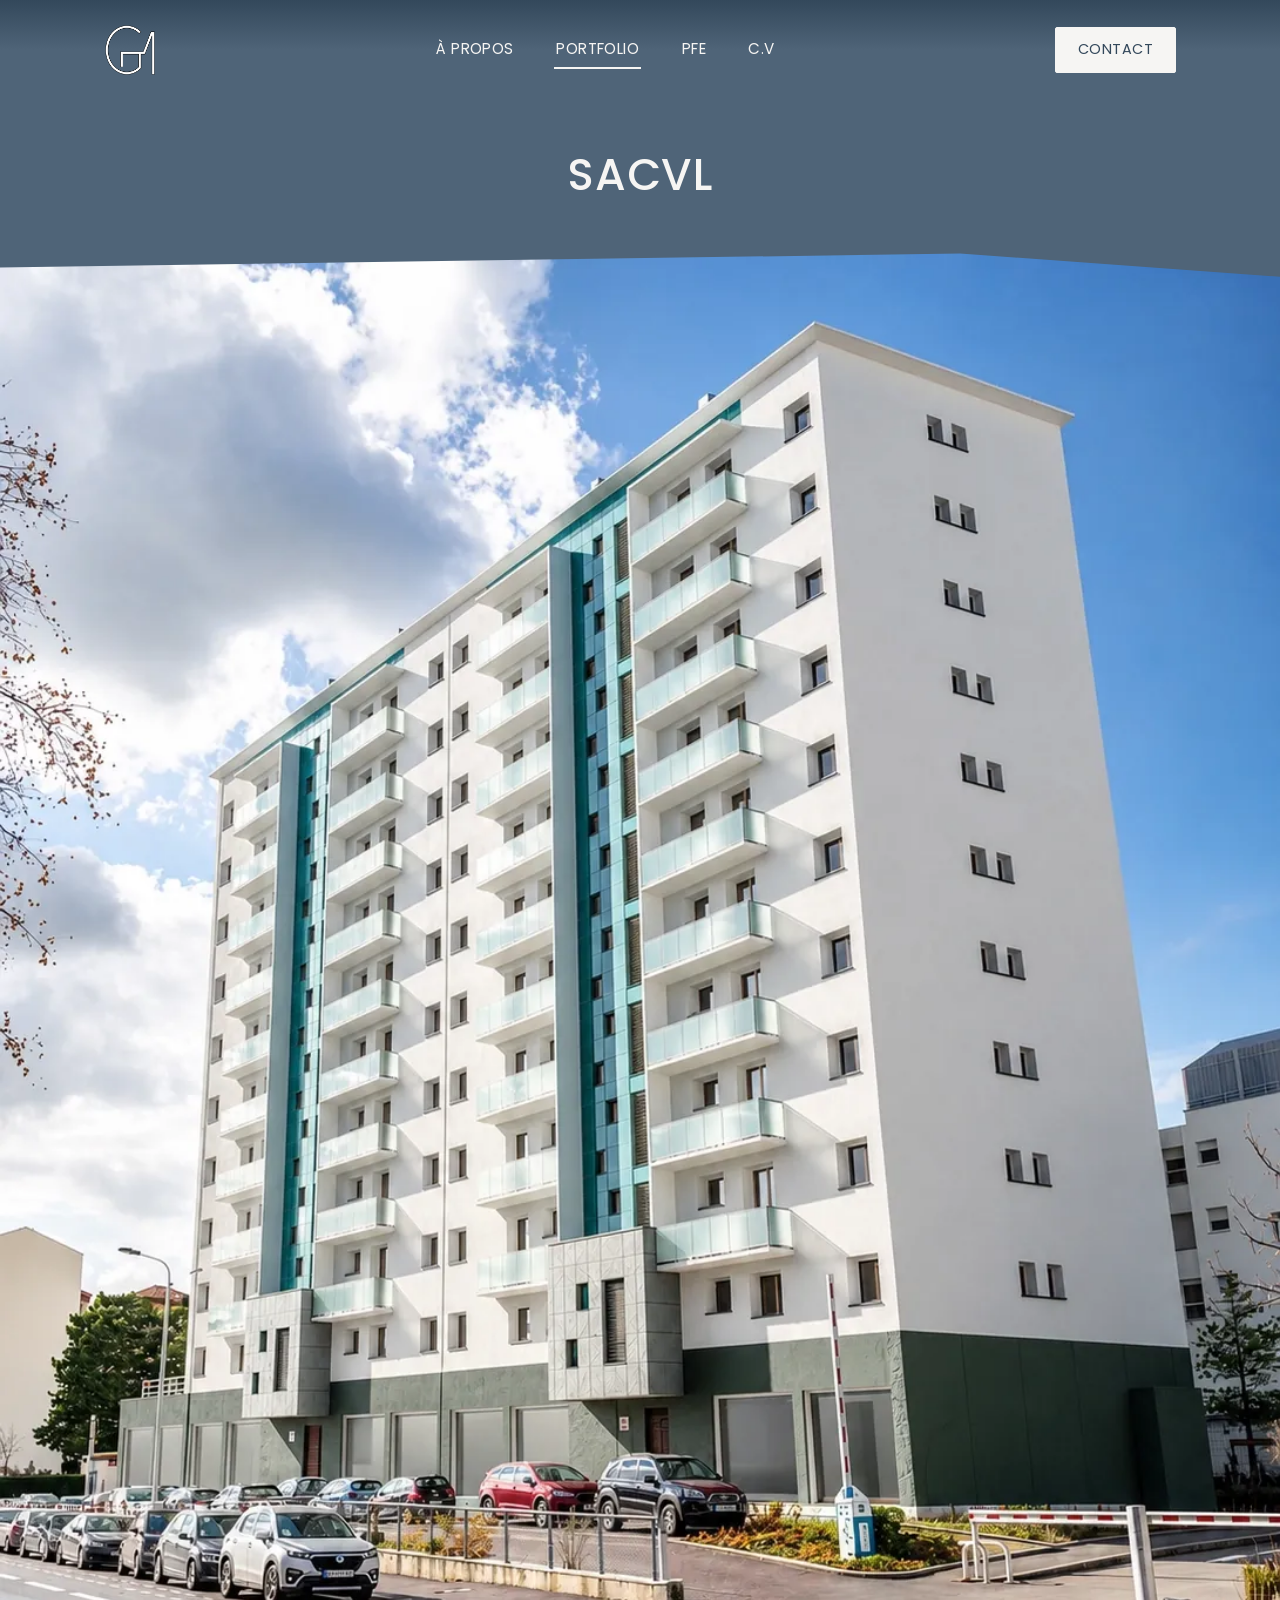
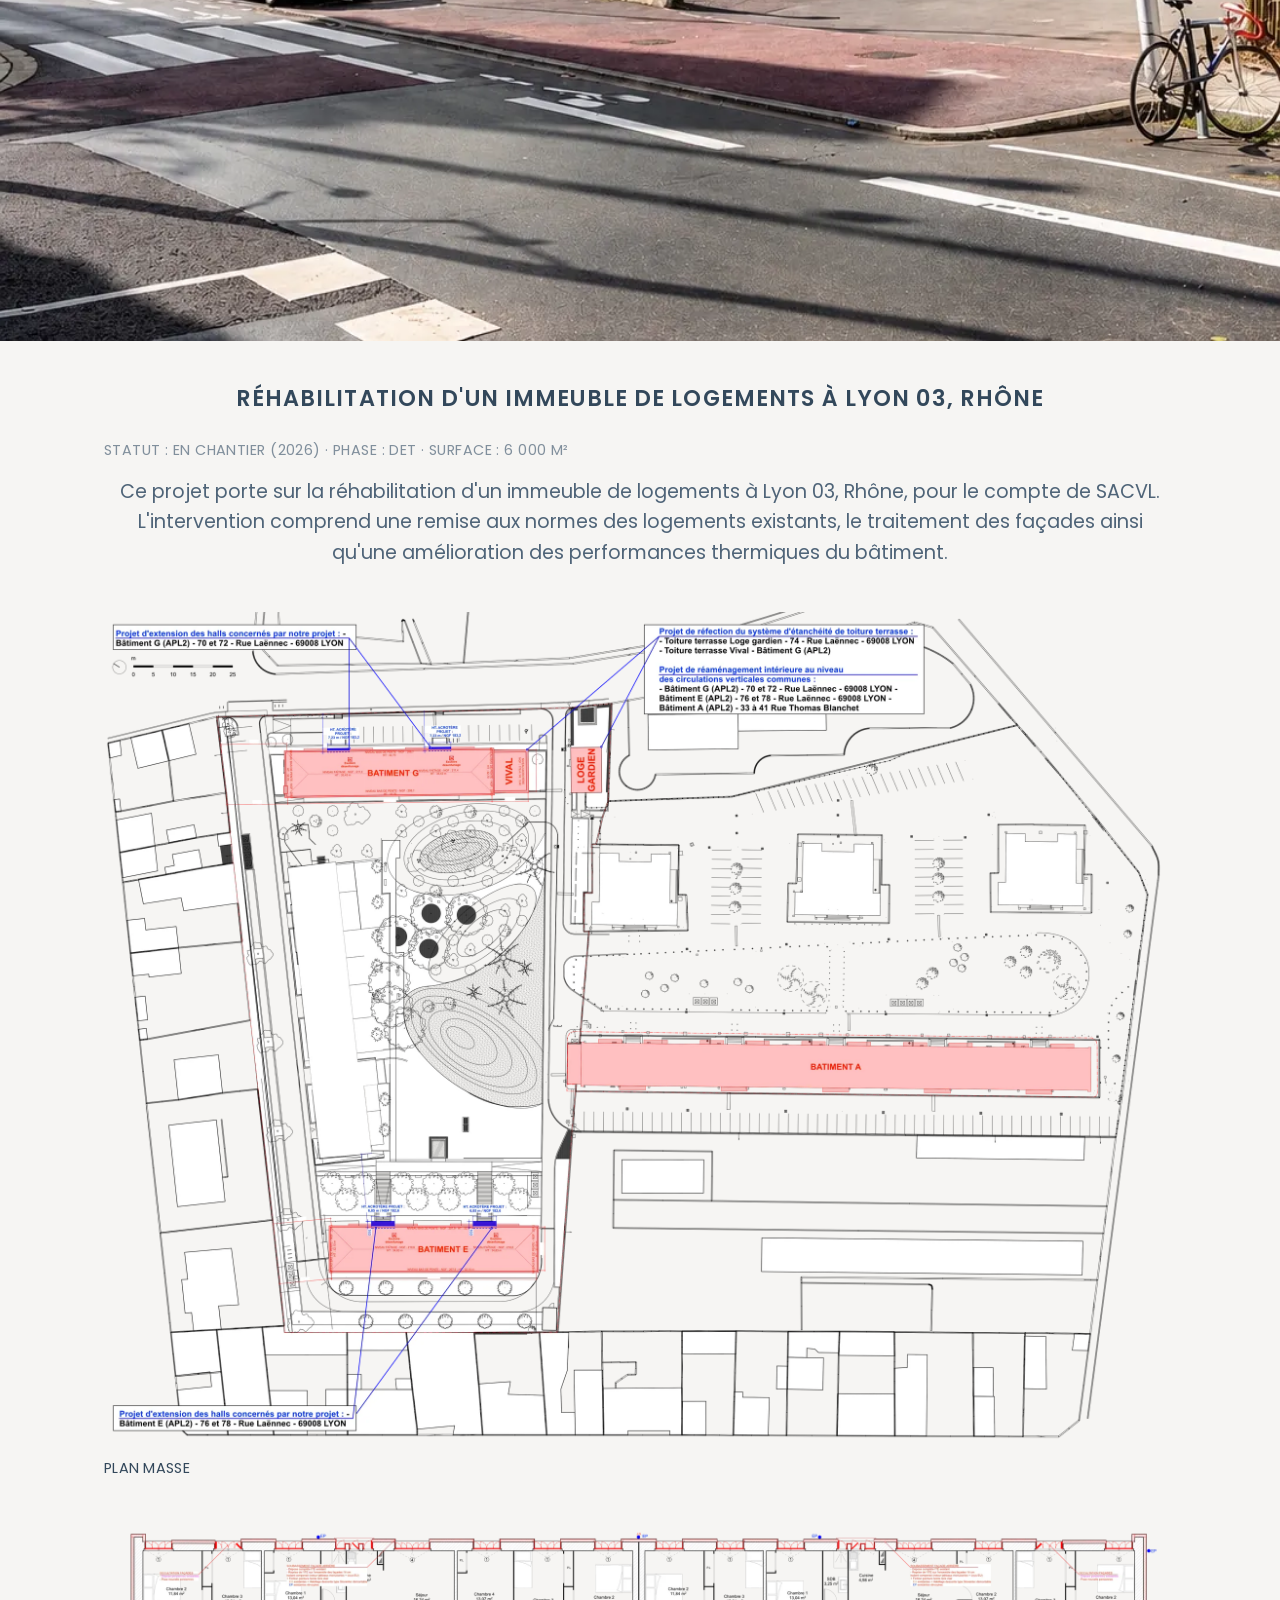
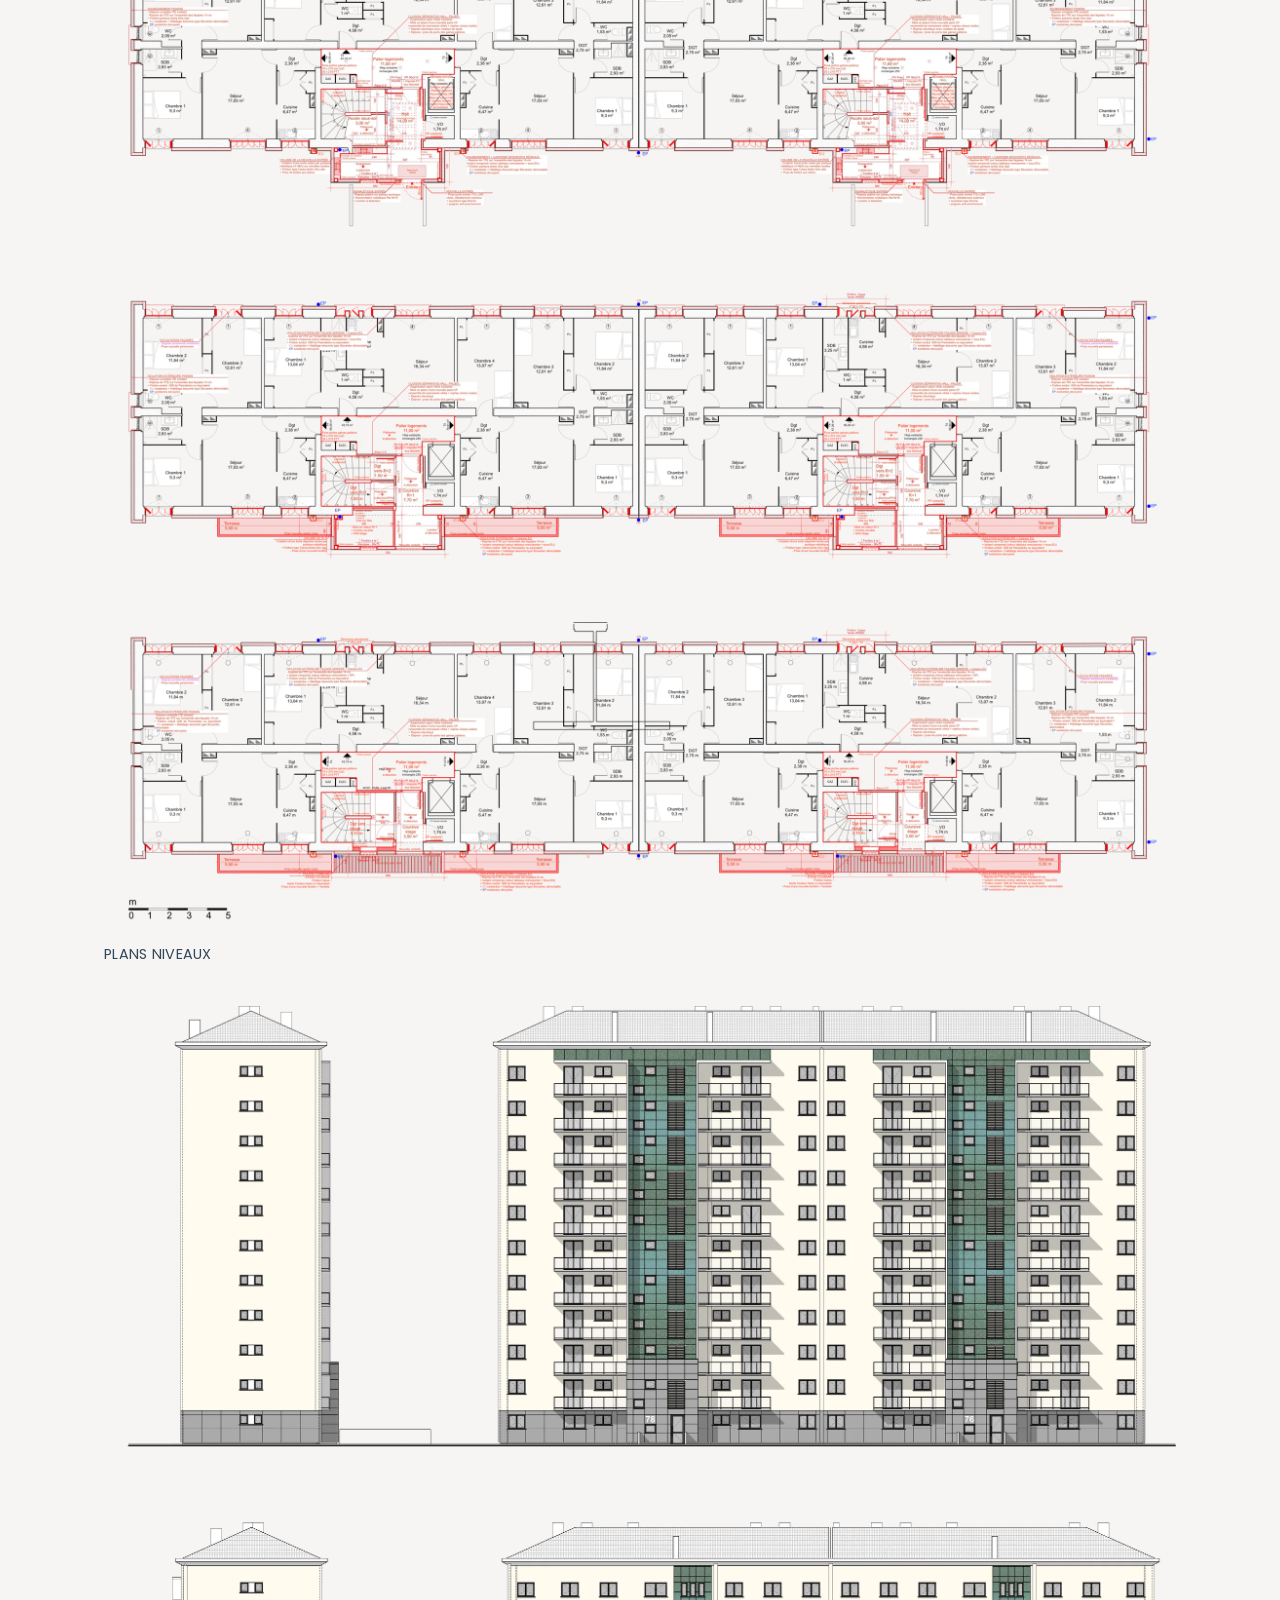
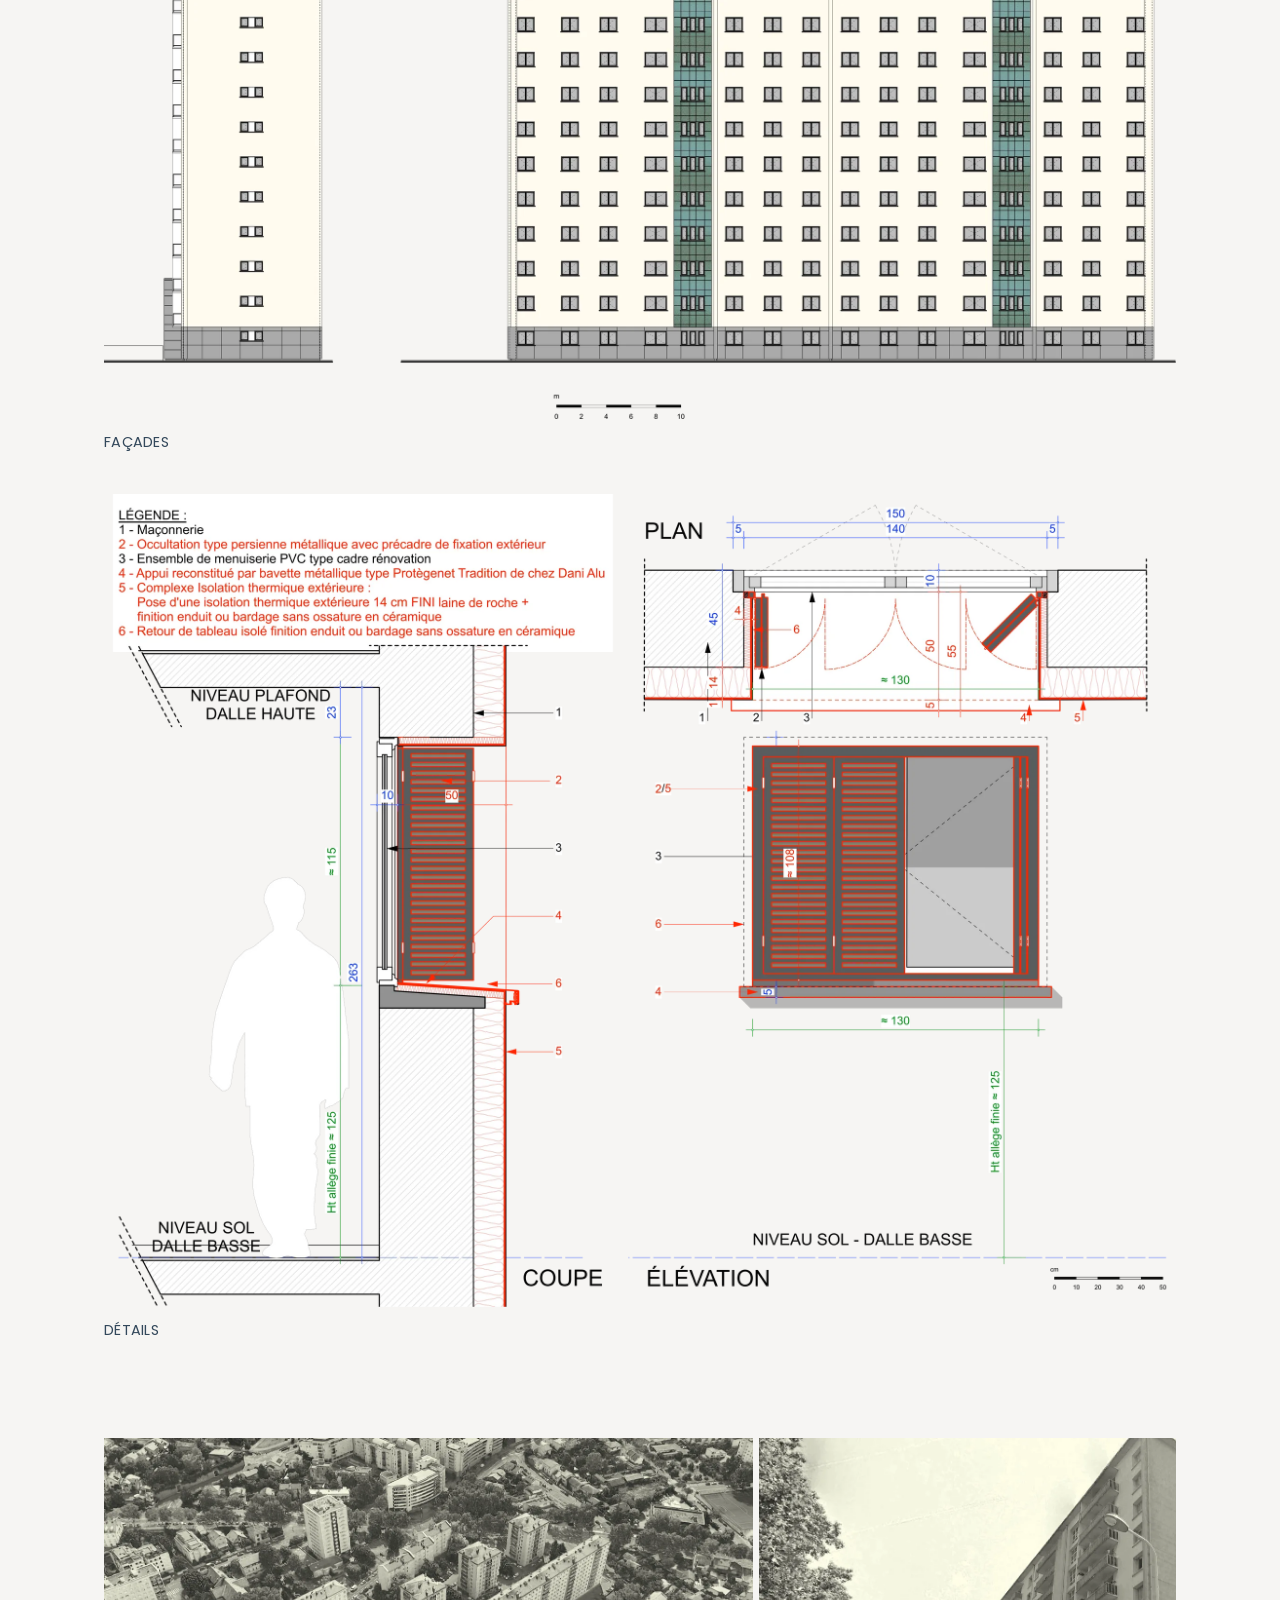
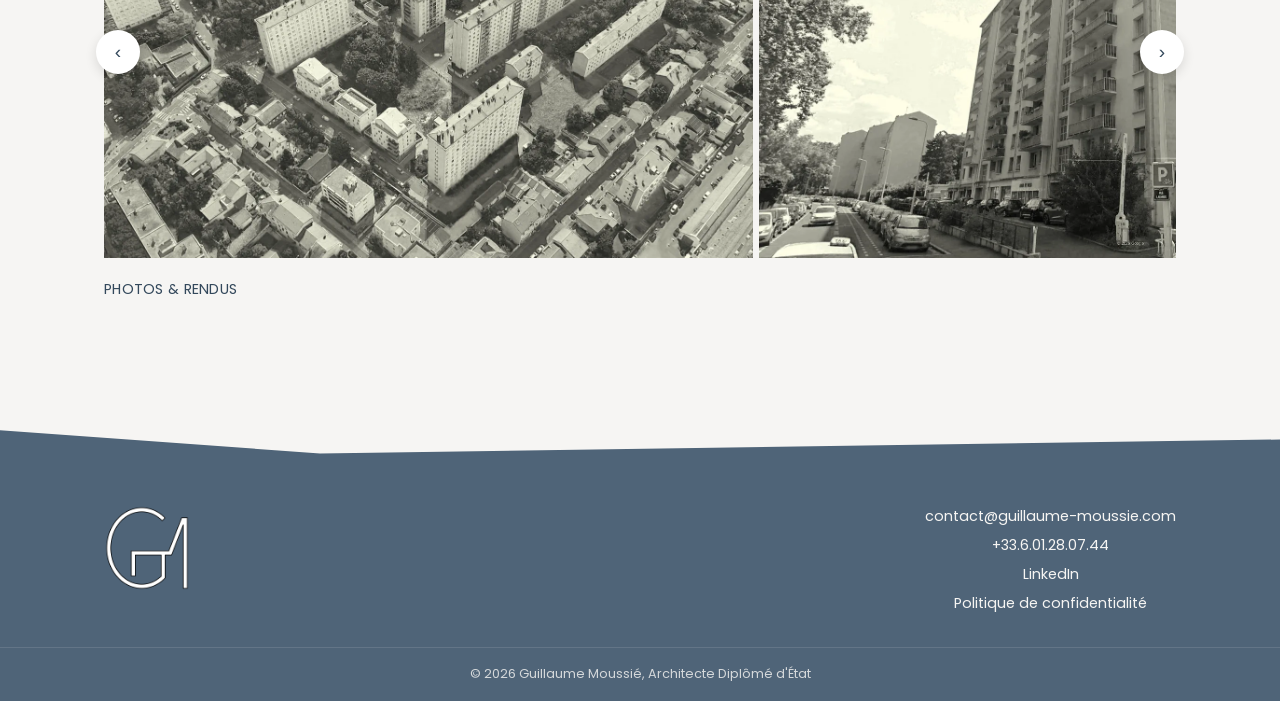
<file: projets/sacvl-lyon-03.html>
<!DOCTYPE html>
<html lang="fr">
<head>
  <meta charset="UTF-8">
  <meta name="viewport" content="width=device-width, initial-scale=1.0">
  <title>SACVL, Lyon 03 | Guillaume Moussié, Architecte</title>
  <meta name="description" content="Réhabilitation d'un immeuble de logements à Lyon 03, Rhône, pour SACVL.">
  <link rel="preconnect" href="https://fonts.googleapis.com">
  <link rel="preconnect" href="https://fonts.gstatic.com" crossorigin>
  <link href="https://fonts.googleapis.com/css2?family=Poppins:wght@300;400;500;600&display=swap" rel="stylesheet">
  <link rel="stylesheet" href="../css/style.css?v=52">
  <link rel="icon" href="../favicon.ico" sizes="32x32">
  <link rel="icon" type="image/png" href="../assets/img/favicon/favicon-32.png" sizes="32x32" media="(prefers-color-scheme: light)">
  <link rel="icon" type="image/png" href="../assets/img/favicon/favicon-32-dark.png" sizes="32x32" media="(prefers-color-scheme: dark)">
  <link rel="icon" type="image/png" href="../assets/img/favicon/favicon-16.png" sizes="16x16" media="(prefers-color-scheme: light)">
  <link rel="icon" type="image/png" href="../assets/img/favicon/favicon-16-dark.png" sizes="16x16" media="(prefers-color-scheme: dark)">
  <link rel="apple-touch-icon" href="../assets/img/favicon/apple-touch-icon.png">
  <link rel="manifest" href="../site.webmanifest">
  <meta name="theme-color" content="#4F6478">
  <link rel="canonical" href="https://guillaume-moussie.com/projets/sacvl-lyon-03.html">
  <meta property="og:type" content="website">
  <meta property="og:title" content="SACVL, Lyon 03 | Guillaume Moussié, Architecte">
  <meta property="og:description" content="Réhabilitation d'un immeuble de logements à Lyon 03, Rhône, pour SACVL.">
  <meta property="og:url" content="https://guillaume-moussie.com/projets/sacvl-lyon-03.html">
  <meta property="og:image" content="https://guillaume-moussie.com/assets/img/projets/sacvl-lyon-03/hero.webp">
  <meta property="og:locale" content="fr_FR">
  <meta property="og:site_name" content="Guillaume Moussié, Architecte">
  <meta name="twitter:card" content="summary_large_image">
  <meta name="twitter:title" content="SACVL, Lyon 03 | Guillaume Moussié, Architecte">
  <meta name="twitter:description" content="Réhabilitation d'un immeuble de logements à Lyon 03, Rhône, pour SACVL.">
  <meta name="twitter:image" content="https://guillaume-moussie.com/assets/img/projets/sacvl-lyon-03/hero.webp">
</head>
<body data-page="portfolio">

  <header class="site-header">
    <div class="site-header__inner">
      <a href="../index.html" class="site-header__logo">
        <img src="../assets/img/logo/logo-blanc.webp" alt="Guillaume Moussié, Architecte">
      </a>

      <button class="site-header__menu-toggle" type="button" aria-label="Ouvrir le menu" aria-expanded="false">
        <span></span>
        <span></span>
        <span></span>
      </button>

      <nav class="site-nav" data-nav>
        <a href="../index.html" data-page="a-propos">À Propos</a>
        <a href="../portfolio.html" data-page="portfolio">Portfolio</a>
        <a href="../pfe.html" data-page="pfe">PFE</a>
        <a href="../cv.html" data-page="cv">C.V</a>
      </nav>

      <a href="../contact.html" class="btn btn--solid">Contact</a>
    </div>
  </header>

  <div class="page-title-band">
    <div class="container">
      <h1>SACVL</h1>
    </div>
  </div>

  <div class="project-hero">
    <img src="../assets/img/projets/sacvl-lyon-03/hero.webp" alt="Réhabilitation d'un immeuble de logements à Lyon 03">
    <div class="wave-divider--overlay" aria-hidden="true">
      <svg viewBox="0 0 1440 120" preserveAspectRatio="none" xmlns="http://www.w3.org/2000/svg">
        <path d="M0,0 L0,30 L1080,6 L1440,46 L1440,0 Z"></path>
      </svg>
    </div>
  </div>

  <main class="container">
    <div class="project-header">
      <p class="subtitle">Réhabilitation d'un immeuble de logements à Lyon 03, Rhône</p>
      <p class="status">Statut : en chantier (2026) · Phase : DET · Surface : 6 000 m²</p>
    </div>

    <div class="project-body">
      <p>Ce projet porte sur la réhabilitation d'un immeuble de logements à Lyon 03, Rhône, pour le compte de SACVL. L'intervention comprend une remise aux normes des logements existants, le traitement des façades ainsi qu'une amélioration des performances thermiques du bâtiment.</p>
    </div>

    <div class="project-technical">
      <figure>
        <img src="../assets/img/projets/sacvl-lyon-03/tech-plan-masse.webp" alt="Plan masse">
        <figcaption>Plan masse</figcaption>
      </figure>
      <figure>
        <img src="../assets/img/projets/sacvl-lyon-03/tech-plans-niveaux.webp" alt="Plans niveaux">
        <figcaption>Plans niveaux</figcaption>
      </figure>
      <figure>
        <img src="../assets/img/projets/sacvl-lyon-03/tech-facades.webp" alt="Façades">
        <figcaption>Façades</figcaption>
      </figure>
      <figure>
        <img src="../assets/img/projets/sacvl-lyon-03/tech-details.webp" alt="Détails">
        <figcaption>Détails</figcaption>
      </figure>
    </div>
  </main>

  <section class="container project-carousel-section">
    <div class="project-carousel">
      <button class="project-carousel__btn project-carousel__btn--prev" aria-label="Image précédente">&#8249;</button>
      <div class="project-carousel__track">
        <img src="../assets/img/projets/sacvl-lyon-03/carousel-0.webp" alt="SACVL Lyon 03, vue 1" width="3500" height="2264" loading="lazy" decoding="async">
        <img src="../assets/img/projets/sacvl-lyon-03/carousel-01.webp" alt="SACVL Lyon 03, vue 2" width="2476" height="1395" loading="lazy" decoding="async">
        <img src="../assets/img/projets/sacvl-lyon-03/carousel-02.webp" alt="SACVL Lyon 03, vue 3" width="4032" height="3024" loading="lazy" decoding="async">
        <img src="../assets/img/projets/sacvl-lyon-03/carousel-03.webp" alt="SACVL Lyon 03, vue 4" width="3200" height="1800" loading="lazy" decoding="async">
        <img src="../assets/img/projets/sacvl-lyon-03/carousel-04.webp" alt="SACVL Lyon 03, vue 5" width="3024" height="4032" loading="lazy" decoding="async">
        <img src="../assets/img/projets/sacvl-lyon-03/carousel-05.webp" alt="SACVL Lyon 03, vue 6" width="3200" height="1800" loading="lazy" decoding="async">
        <img src="../assets/img/projets/sacvl-lyon-03/carousel-06.webp" alt="SACVL Lyon 03, vue 7" width="4032" height="3024" loading="lazy" decoding="async">
        <img src="../assets/img/projets/sacvl-lyon-03/carousel-07.webp" alt="SACVL Lyon 03, vue 8" width="3200" height="1800" loading="lazy" decoding="async">
        <img src="../assets/img/projets/sacvl-lyon-03/carousel-08.webp" alt="SACVL Lyon 03, vue 9" width="4032" height="3024" loading="lazy" decoding="async">
        <img src="../assets/img/projets/sacvl-lyon-03/carousel-09.webp" alt="SACVL Lyon 03, vue 10" width="3024" height="4032" loading="lazy" decoding="async">
      </div>
      <button class="project-carousel__btn project-carousel__btn--next" aria-label="Image suivante">&#8250;</button>
    </div>
    <p class="caption">Photos &amp; Rendus</p>
  </section>

  <div class="wave-divider wave-divider--bottom" aria-hidden="true">
    <svg viewBox="0 0 1440 120" preserveAspectRatio="none" xmlns="http://www.w3.org/2000/svg">
      <path d="M0,74 L360,114 L1440,90 L1440,120 L0,120 Z"></path>
    </svg>
  </div>

  <footer class="site-footer">
    <div class="site-footer__inner">
      <a href="../index.html" class="site-footer__logo">
        <img src="../assets/img/logo/logo-blanc.webp" alt="Guillaume Moussié, Architecte">
      </a>

      <div class="site-footer__contacts">
        <a href="mailto:contact@guillaume-moussie.com">contact@guillaume-moussie.com</a>
        <a href="tel:+33601280744">+33.6.01.28.07.44</a>
        <a href="https://www.linkedin.com/in/guillaume-moussi%C3%A9/" target="_blank" rel="noopener">LinkedIn</a>
        <a href="../confidentialite.html">Politique de confidentialité</a>
      </div>
    </div>

    <div class="site-footer__bottom">
      &copy; <span data-year></span> Guillaume Moussié, Architecte Diplômé d'État
    </div>
  </footer>

  <script src="../js/include.js"></script>
</body>
</html>
</file>
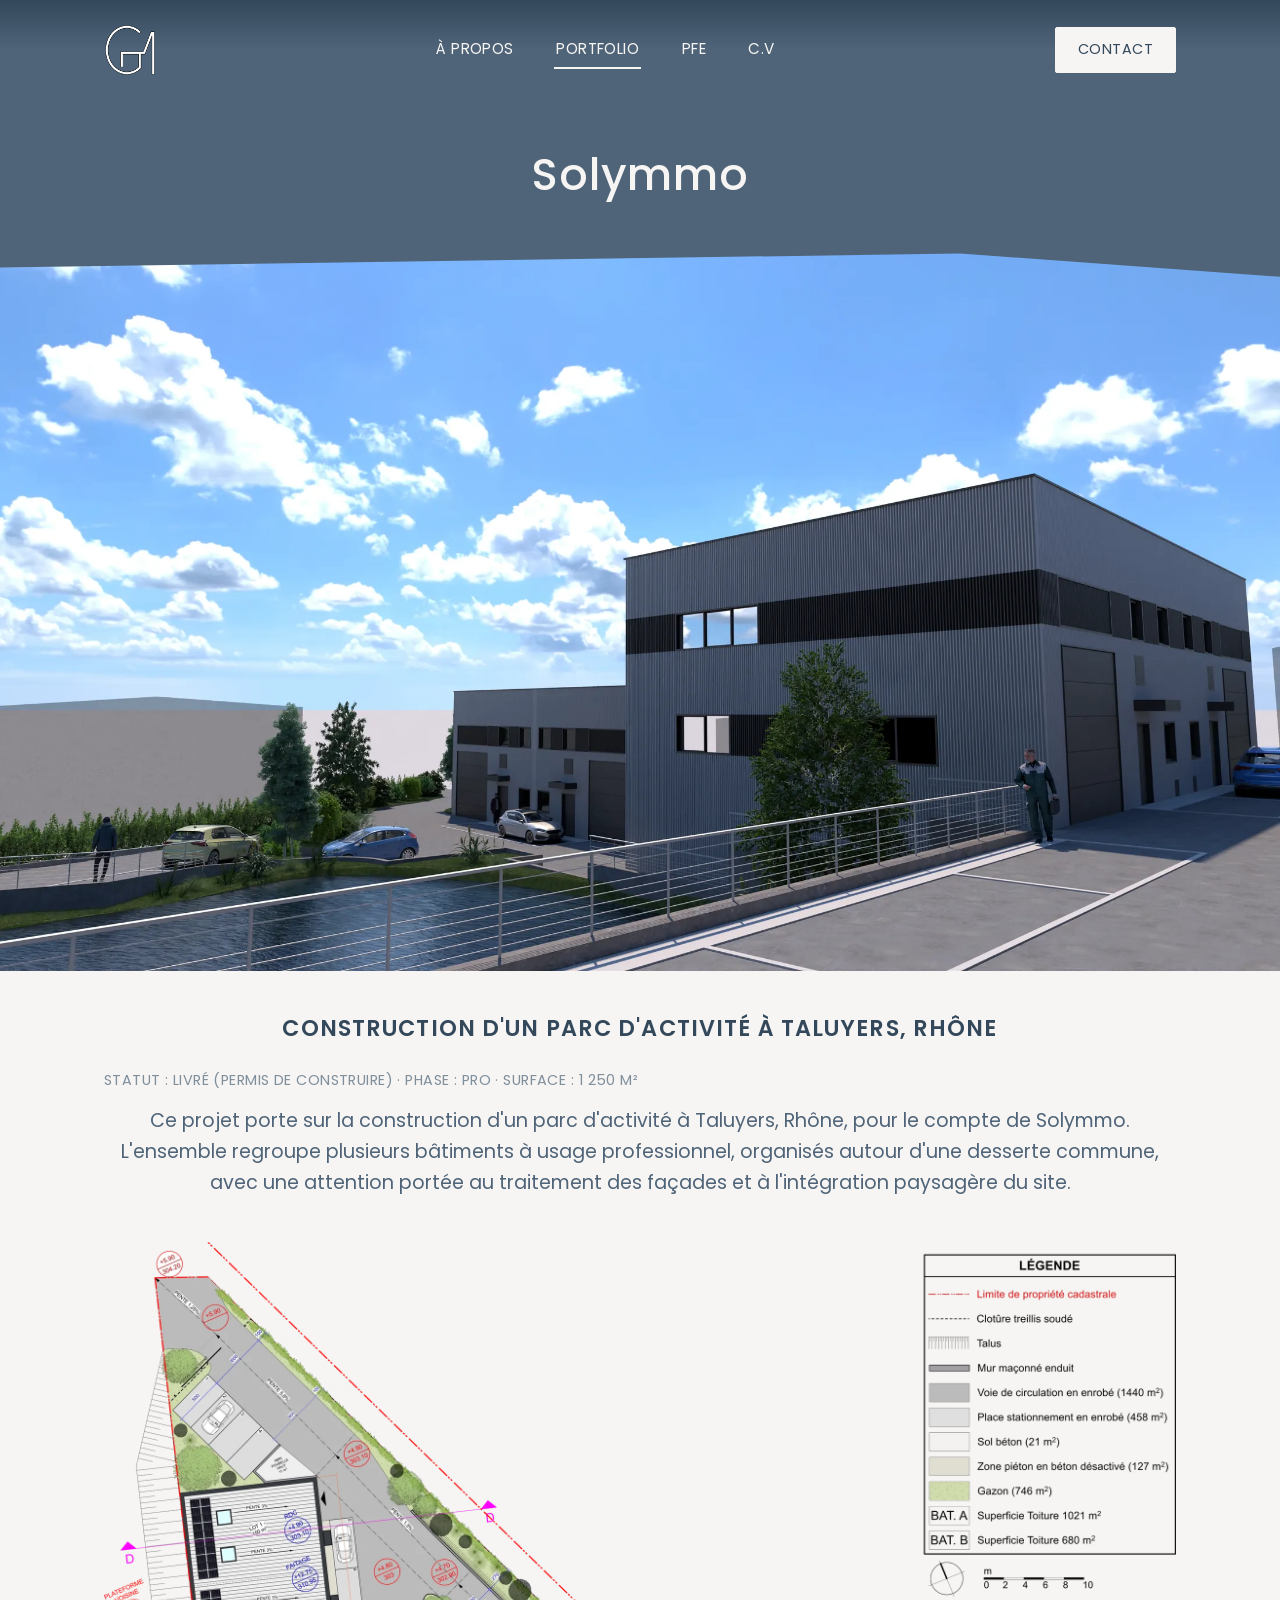
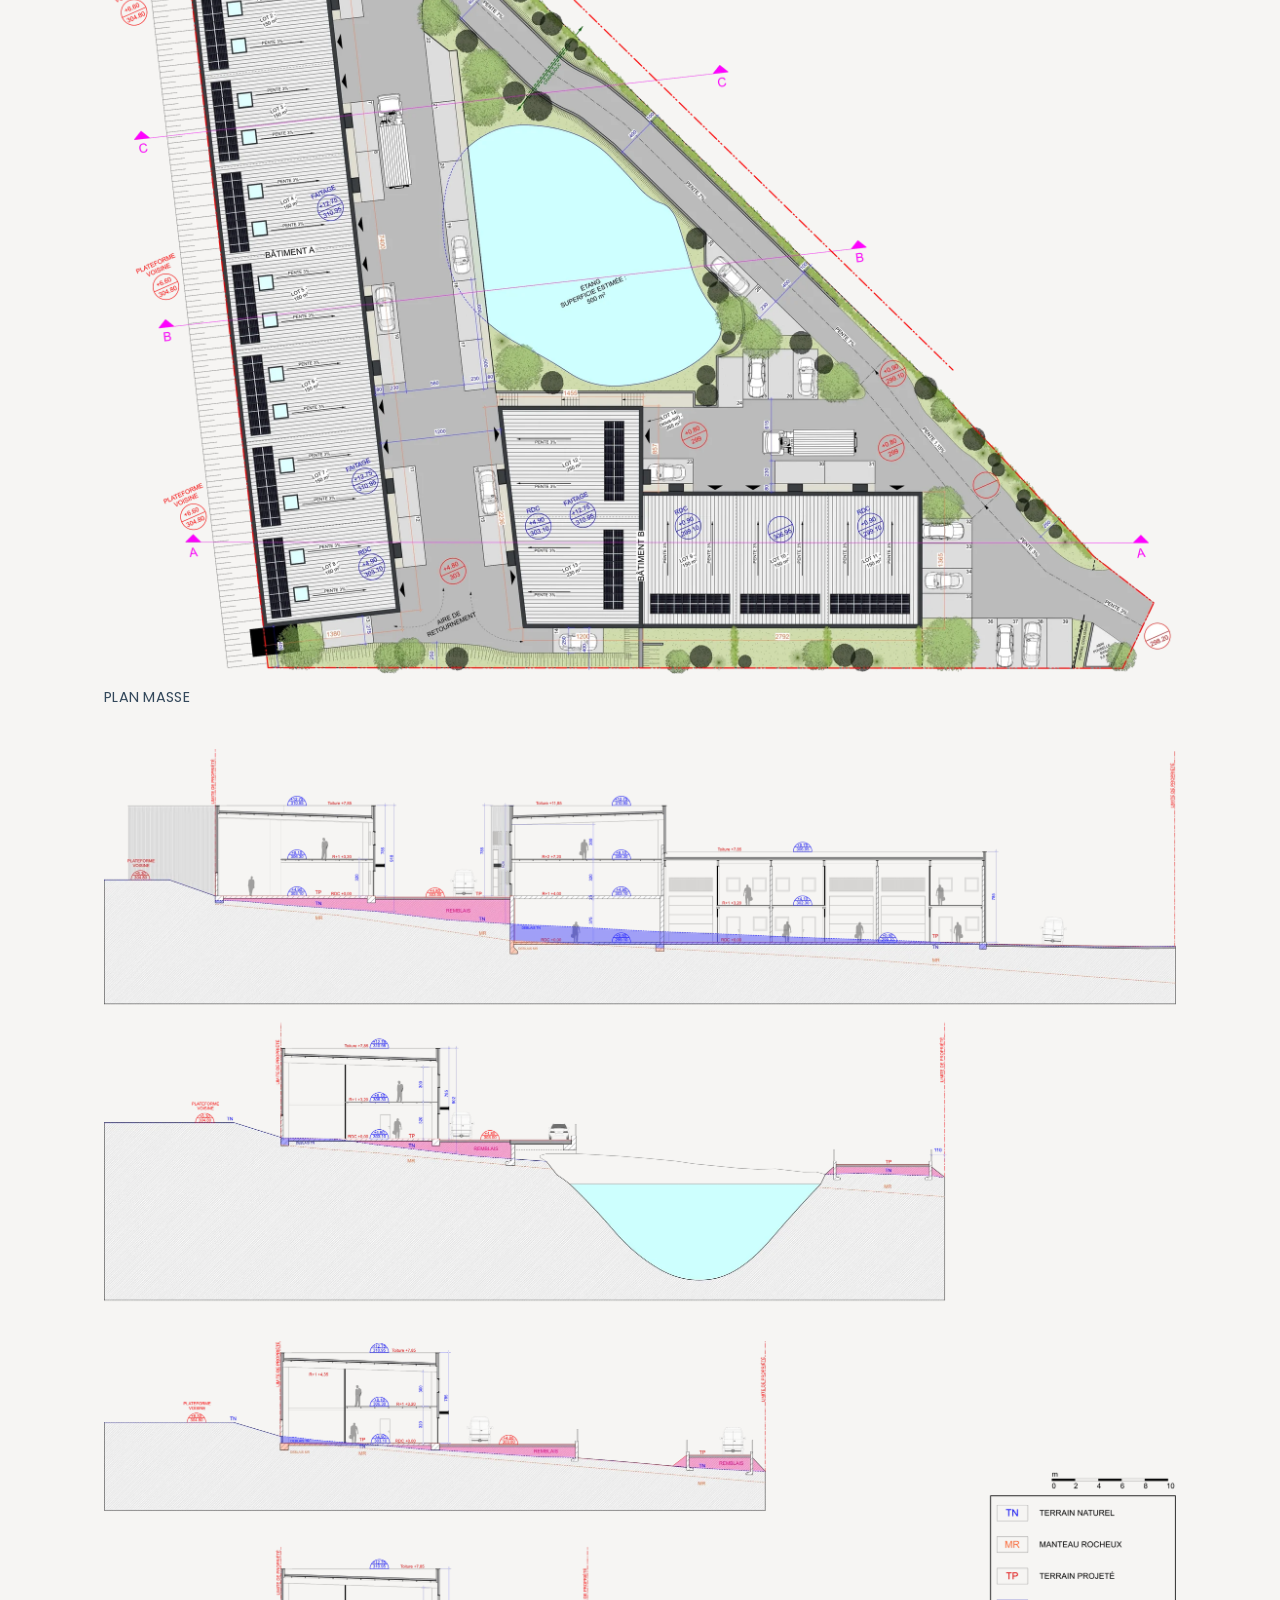
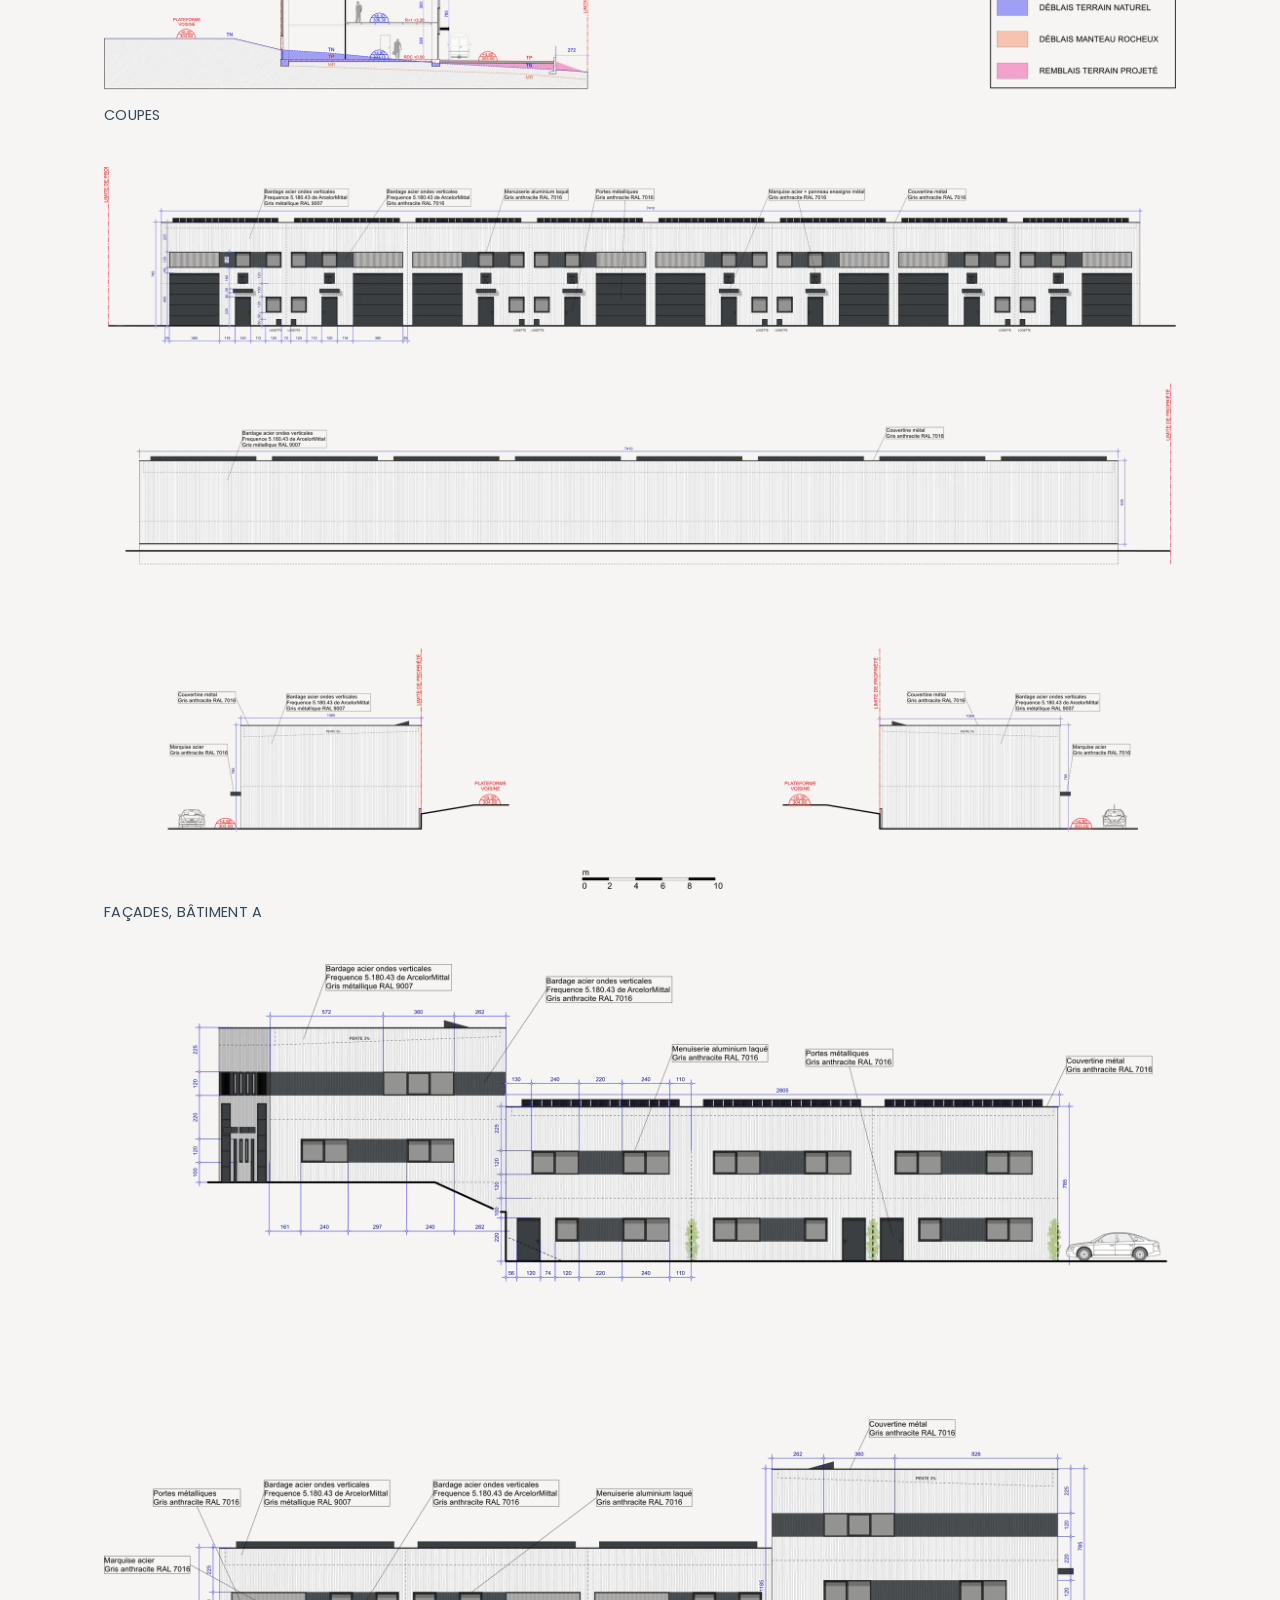
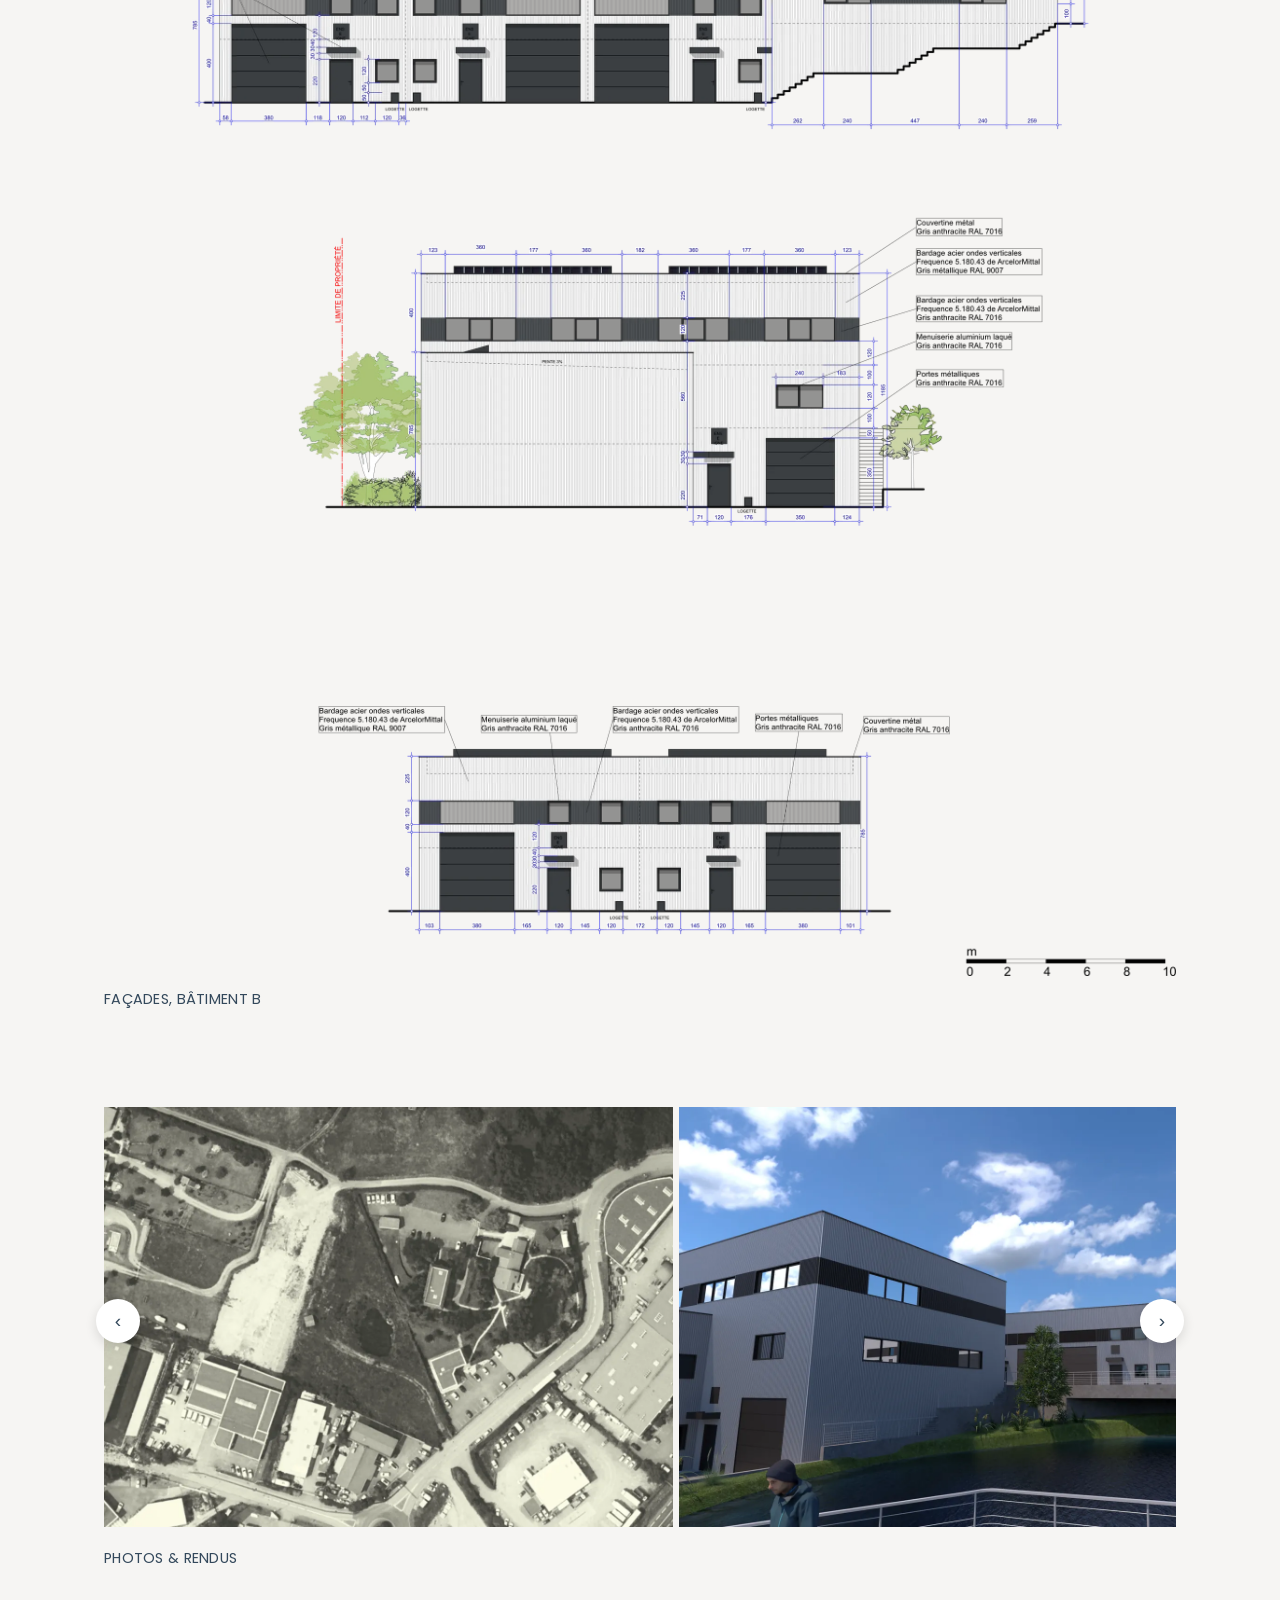
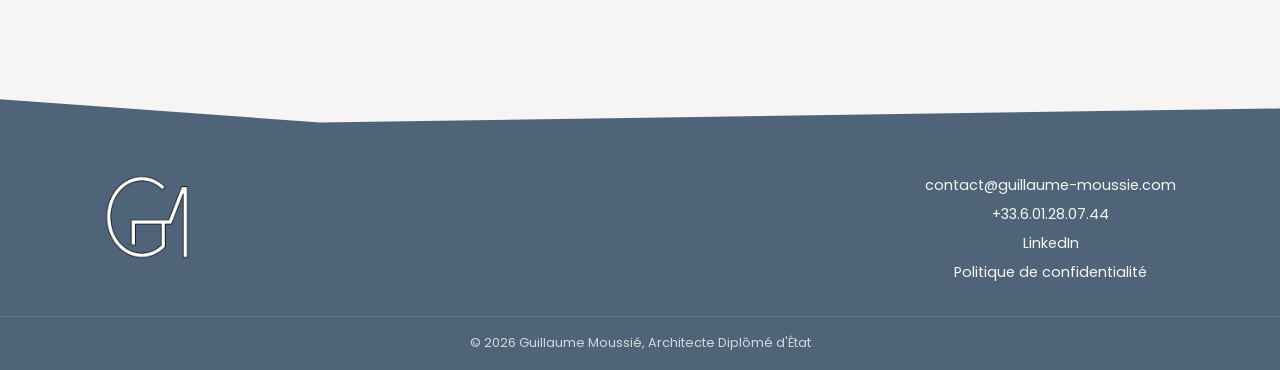
<file: projets/solymmo-taluyers.html>
<!DOCTYPE html>
<html lang="fr">
<head>
  <meta charset="UTF-8">
  <meta name="viewport" content="width=device-width, initial-scale=1.0">
  <title>Solymmo, Taluyers | Guillaume Moussié, Architecte</title>
  <meta name="description" content="Construction d'un parc d'activité à Taluyers, Rhône, pour Solymmo.">
  <link rel="preconnect" href="https://fonts.googleapis.com">
  <link rel="preconnect" href="https://fonts.gstatic.com" crossorigin>
  <link href="https://fonts.googleapis.com/css2?family=Poppins:wght@300;400;500;600&display=swap" rel="stylesheet">
  <link rel="stylesheet" href="../css/style.css?v=52">
  <link rel="icon" href="../favicon.ico" sizes="32x32">
  <link rel="icon" type="image/png" href="../assets/img/favicon/favicon-32.png" sizes="32x32" media="(prefers-color-scheme: light)">
  <link rel="icon" type="image/png" href="../assets/img/favicon/favicon-32-dark.png" sizes="32x32" media="(prefers-color-scheme: dark)">
  <link rel="icon" type="image/png" href="../assets/img/favicon/favicon-16.png" sizes="16x16" media="(prefers-color-scheme: light)">
  <link rel="icon" type="image/png" href="../assets/img/favicon/favicon-16-dark.png" sizes="16x16" media="(prefers-color-scheme: dark)">
  <link rel="apple-touch-icon" href="../assets/img/favicon/apple-touch-icon.png">
  <link rel="manifest" href="../site.webmanifest">
  <meta name="theme-color" content="#4F6478">
  <link rel="canonical" href="https://guillaume-moussie.com/projets/solymmo-taluyers.html">
  <meta property="og:type" content="website">
  <meta property="og:title" content="Solymmo, Taluyers | Guillaume Moussié, Architecte">
  <meta property="og:description" content="Construction d'un parc d'activité à Taluyers, Rhône, pour Solymmo.">
  <meta property="og:url" content="https://guillaume-moussie.com/projets/solymmo-taluyers.html">
  <meta property="og:image" content="https://guillaume-moussie.com/assets/img/projets/solymmo-taluyers/hero.webp">
  <meta property="og:locale" content="fr_FR">
  <meta property="og:site_name" content="Guillaume Moussié, Architecte">
  <meta name="twitter:card" content="summary_large_image">
  <meta name="twitter:title" content="Solymmo, Taluyers | Guillaume Moussié, Architecte">
  <meta name="twitter:description" content="Construction d'un parc d'activité à Taluyers, Rhône, pour Solymmo.">
  <meta name="twitter:image" content="https://guillaume-moussie.com/assets/img/projets/solymmo-taluyers/hero.webp">
</head>
<body data-page="portfolio">

  <header class="site-header">
    <div class="site-header__inner">
      <a href="../index.html" class="site-header__logo">
        <img src="../assets/img/logo/logo-blanc.webp" alt="Guillaume Moussié, Architecte">
      </a>

      <button class="site-header__menu-toggle" type="button" aria-label="Ouvrir le menu" aria-expanded="false">
        <span></span>
        <span></span>
        <span></span>
      </button>

      <nav class="site-nav" data-nav>
        <a href="../index.html" data-page="a-propos">À Propos</a>
        <a href="../portfolio.html" data-page="portfolio">Portfolio</a>
        <a href="../pfe.html" data-page="pfe">PFE</a>
        <a href="../cv.html" data-page="cv">C.V</a>
      </nav>

      <a href="../contact.html" class="btn btn--solid">Contact</a>
    </div>
  </header>

  <div class="page-title-band">
    <div class="container">
      <h1>Solymmo</h1>
    </div>
  </div>

  <div class="project-hero">
    <img src="../assets/img/projets/solymmo-taluyers/hero.webp" alt="Construction d'un parc d'activité à Taluyers">
    <div class="wave-divider--overlay" aria-hidden="true">
      <svg viewBox="0 0 1440 120" preserveAspectRatio="none" xmlns="http://www.w3.org/2000/svg">
        <path d="M0,0 L0,30 L1080,6 L1440,46 L1440,0 Z"></path>
      </svg>
    </div>
  </div>

  <main class="container">
    <div class="project-header">
      <p class="subtitle">Construction d'un parc d'activité à Taluyers, Rhône</p>
      <p class="status">Statut : livré (Permis de Construire) · Phase : PRO · Surface : 1 250 m²</p>
    </div>

    <div class="project-body">
      <p>Ce projet porte sur la construction d'un parc d'activité à Taluyers, Rhône, pour le compte de Solymmo. L'ensemble regroupe plusieurs bâtiments à usage professionnel, organisés autour d'une desserte commune, avec une attention portée au traitement des façades et à l'intégration paysagère du site.</p>
    </div>

    <div class="project-technical">
      <figure>
        <img src="../assets/img/projets/solymmo-taluyers/tech-plan-masse.webp" alt="Plan masse">
        <figcaption>Plan masse</figcaption>
      </figure>
      <figure>
        <img src="../assets/img/projets/solymmo-taluyers/tech-coupes.webp" alt="Coupes">
        <figcaption>Coupes</figcaption>
      </figure>
      <figure>
        <img src="../assets/img/projets/solymmo-taluyers/tech-facades-bat-a.webp" alt="Façades bâtiment A">
        <figcaption>Façades, bâtiment A</figcaption>
      </figure>
      <figure>
        <img src="../assets/img/projets/solymmo-taluyers/tech-facades-bat-b.webp" alt="Façades bâtiment B">
        <figcaption>Façades, bâtiment B</figcaption>
      </figure>
    </div>
  </main>

  <section class="container project-carousel-section">
    <div class="project-carousel">
      <button class="project-carousel__btn project-carousel__btn--prev" aria-label="Image précédente">&#8249;</button>
      <div class="project-carousel__track">
        <img src="../assets/img/projets/solymmo-taluyers/carousel-00.webp" alt="Solymmo Taluyers, vue 1" width="1525" height="1125" loading="lazy" decoding="async">
        <img src="../assets/img/projets/solymmo-taluyers/carousel-11.webp" alt="Solymmo Taluyers, vue 2" width="3200" height="1800" loading="lazy" decoding="async">
        <img src="../assets/img/projets/solymmo-taluyers/carousel-12.webp" alt="Solymmo Taluyers, vue 3" width="3200" height="1800" loading="lazy" decoding="async">
        <img src="../assets/img/projets/solymmo-taluyers/carousel-13.webp" alt="Solymmo Taluyers, vue 4" width="3200" height="1800" loading="lazy" decoding="async">
        <img src="../assets/img/projets/solymmo-taluyers/carousel-14.webp" alt="Solymmo Taluyers, vue 5" width="3200" height="1800" loading="lazy" decoding="async">
        <img src="../assets/img/projets/solymmo-taluyers/carousel-15.webp" alt="Solymmo Taluyers, vue 6" width="3200" height="1800" loading="lazy" decoding="async">
        <img src="../assets/img/projets/solymmo-taluyers/carousel-16.webp" alt="Solymmo Taluyers, vue 7" width="3200" height="1800" loading="lazy" decoding="async">
        <img src="../assets/img/projets/solymmo-taluyers/carousel-17.webp" alt="Solymmo Taluyers, vue 8" width="3200" height="1800" loading="lazy" decoding="async">
      </div>
      <button class="project-carousel__btn project-carousel__btn--next" aria-label="Image suivante">&#8250;</button>
    </div>
    <p class="caption">Photos &amp; Rendus</p>
  </section>

  <div class="wave-divider wave-divider--bottom" aria-hidden="true">
    <svg viewBox="0 0 1440 120" preserveAspectRatio="none" xmlns="http://www.w3.org/2000/svg">
      <path d="M0,74 L360,114 L1440,90 L1440,120 L0,120 Z"></path>
    </svg>
  </div>

  <footer class="site-footer">
    <div class="site-footer__inner">
      <a href="../index.html" class="site-footer__logo">
        <img src="../assets/img/logo/logo-blanc.webp" alt="Guillaume Moussié, Architecte">
      </a>

      <div class="site-footer__contacts">
        <a href="mailto:contact@guillaume-moussie.com">contact@guillaume-moussie.com</a>
        <a href="tel:+33601280744">+33.6.01.28.07.44</a>
        <a href="https://www.linkedin.com/in/guillaume-moussi%C3%A9/" target="_blank" rel="noopener">LinkedIn</a>
        <a href="../confidentialite.html">Politique de confidentialité</a>
      </div>
    </div>

    <div class="site-footer__bottom">
      &copy; <span data-year></span> Guillaume Moussié, Architecte Diplômé d'État
    </div>
  </footer>

  <script src="../js/include.js"></script>
</body>
</html>
</file>
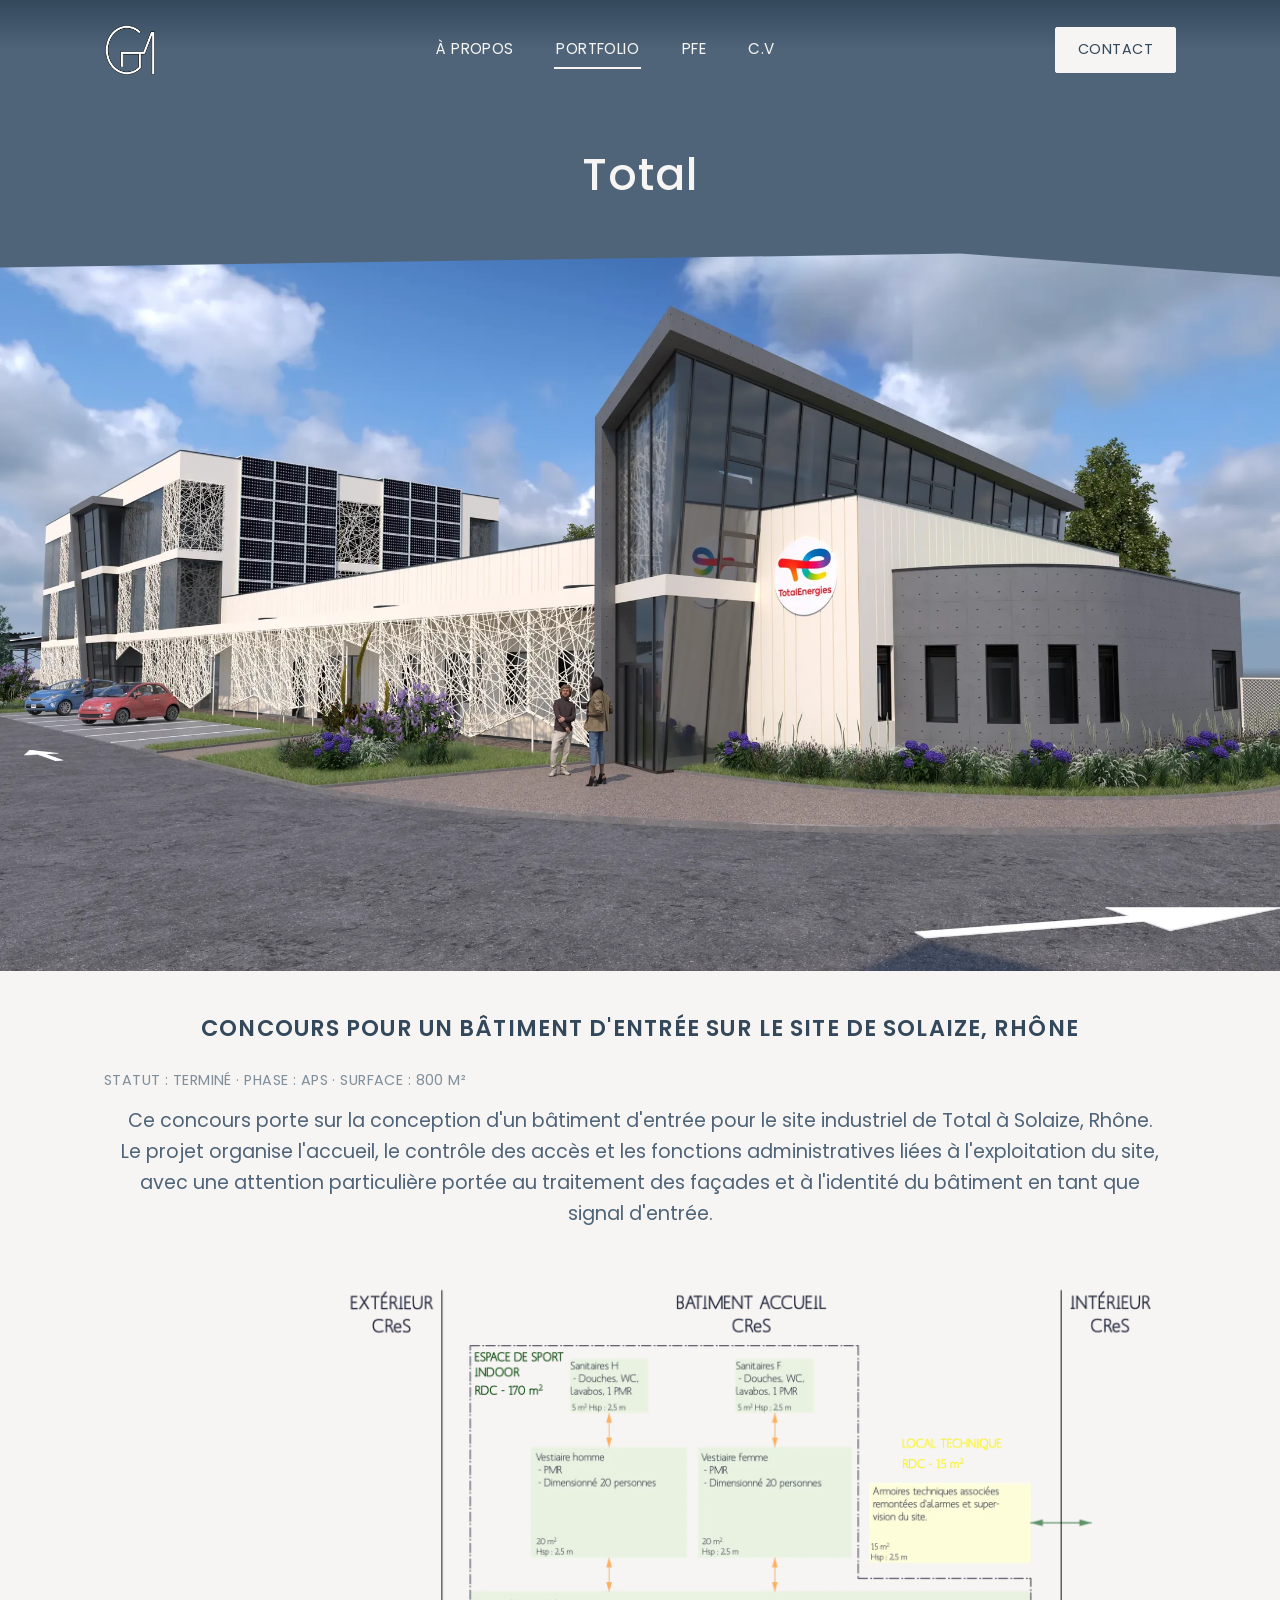
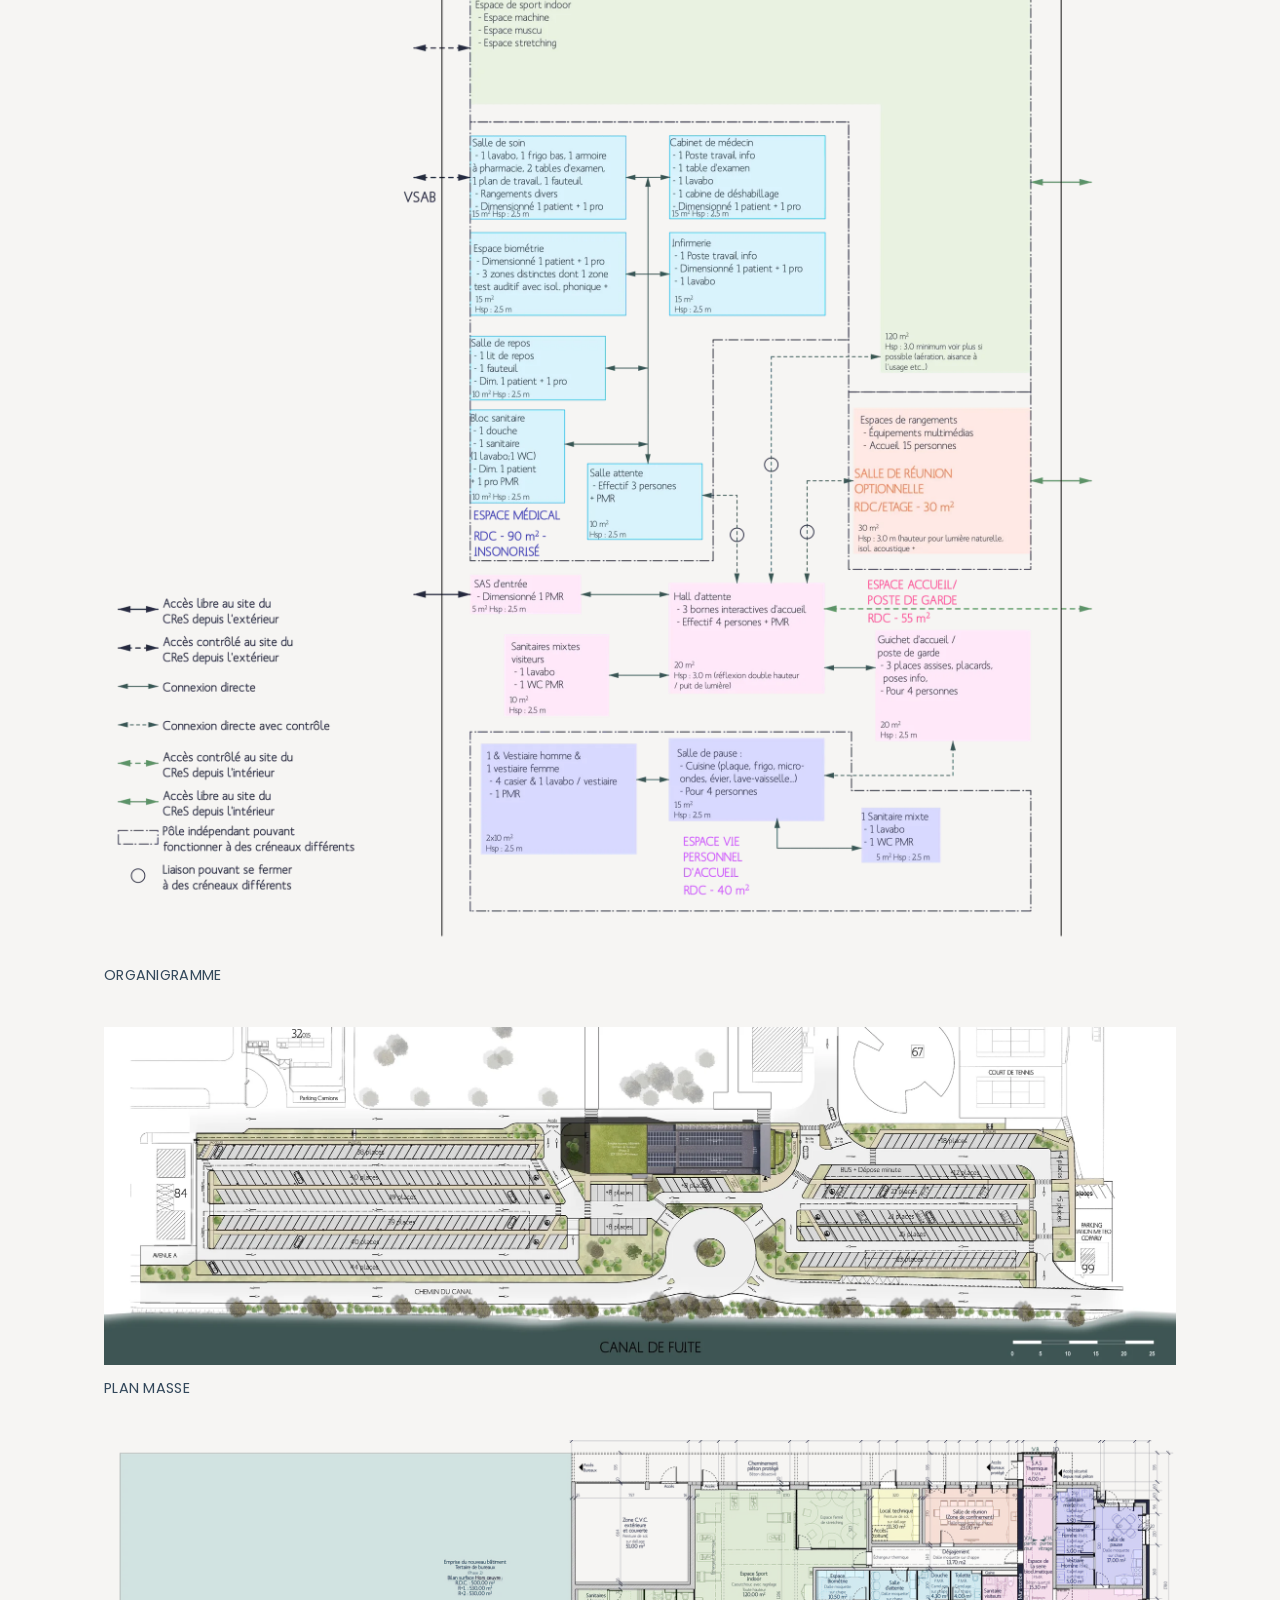
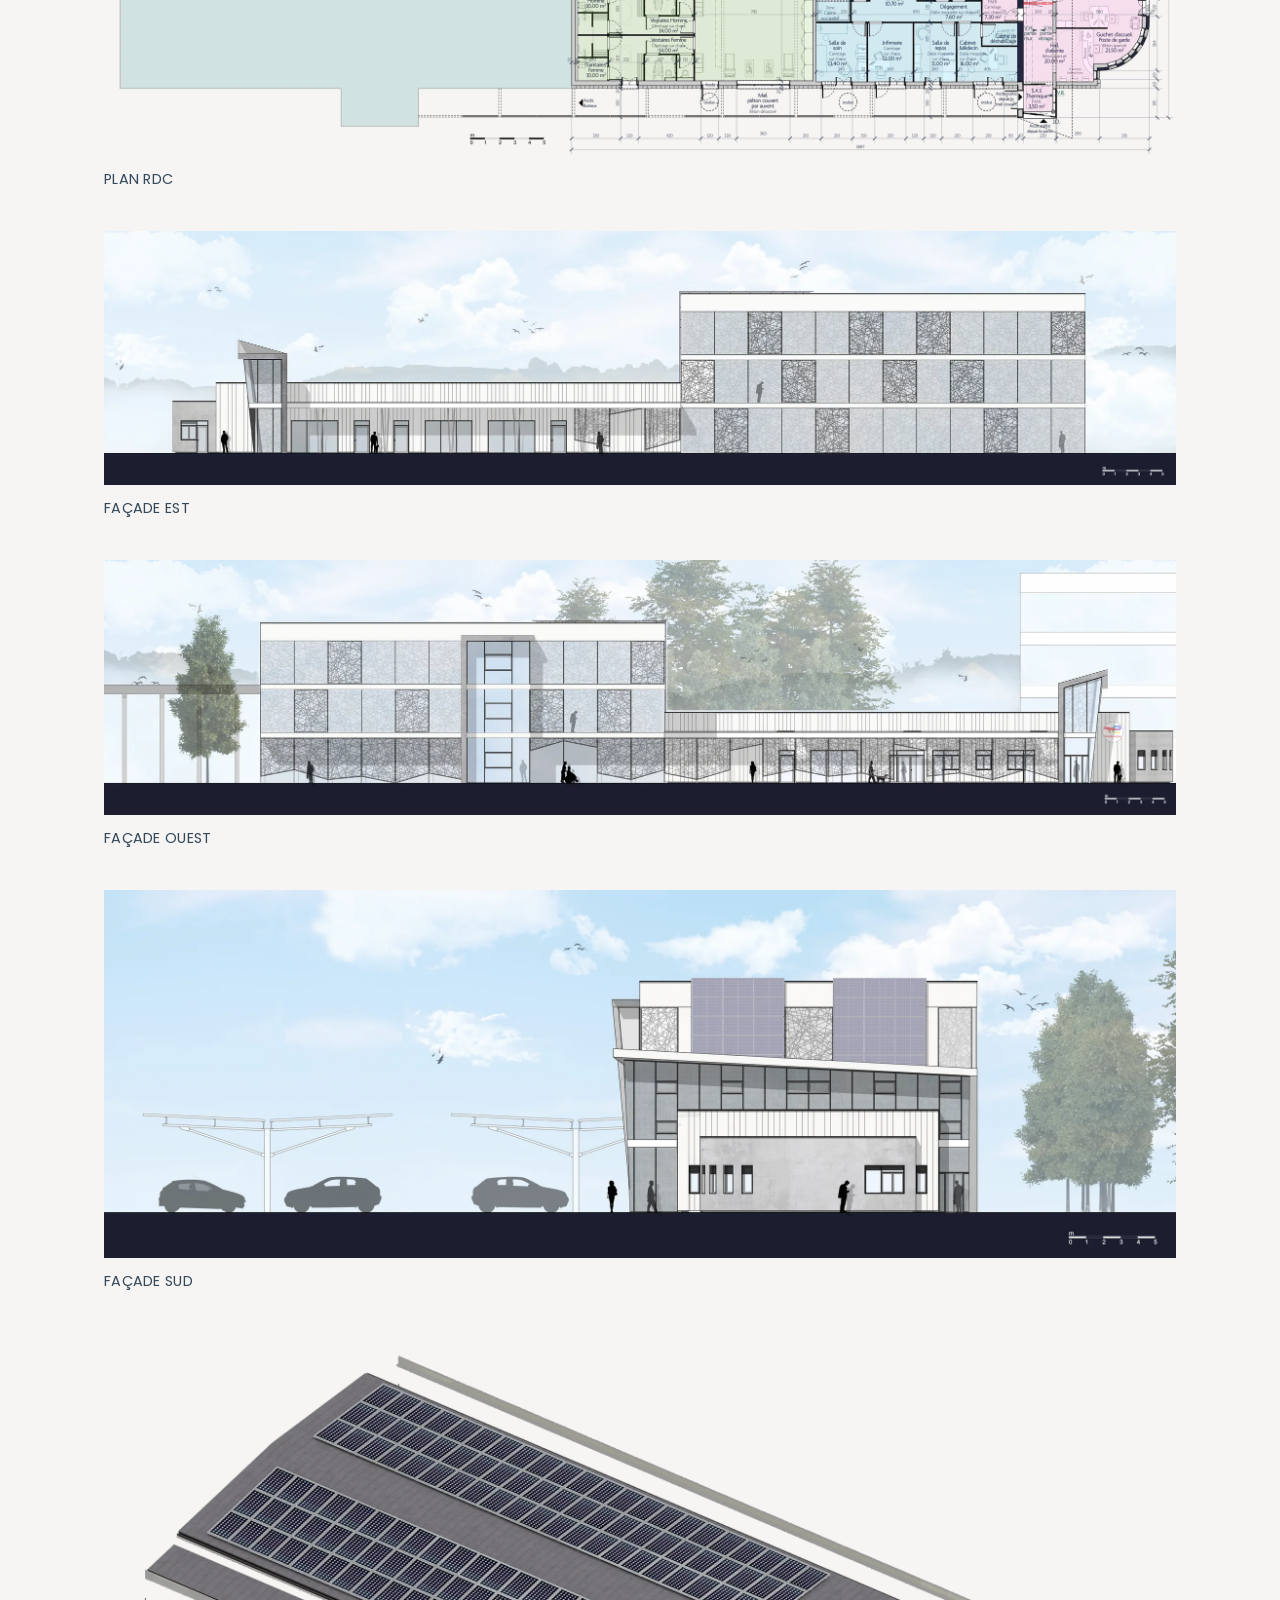
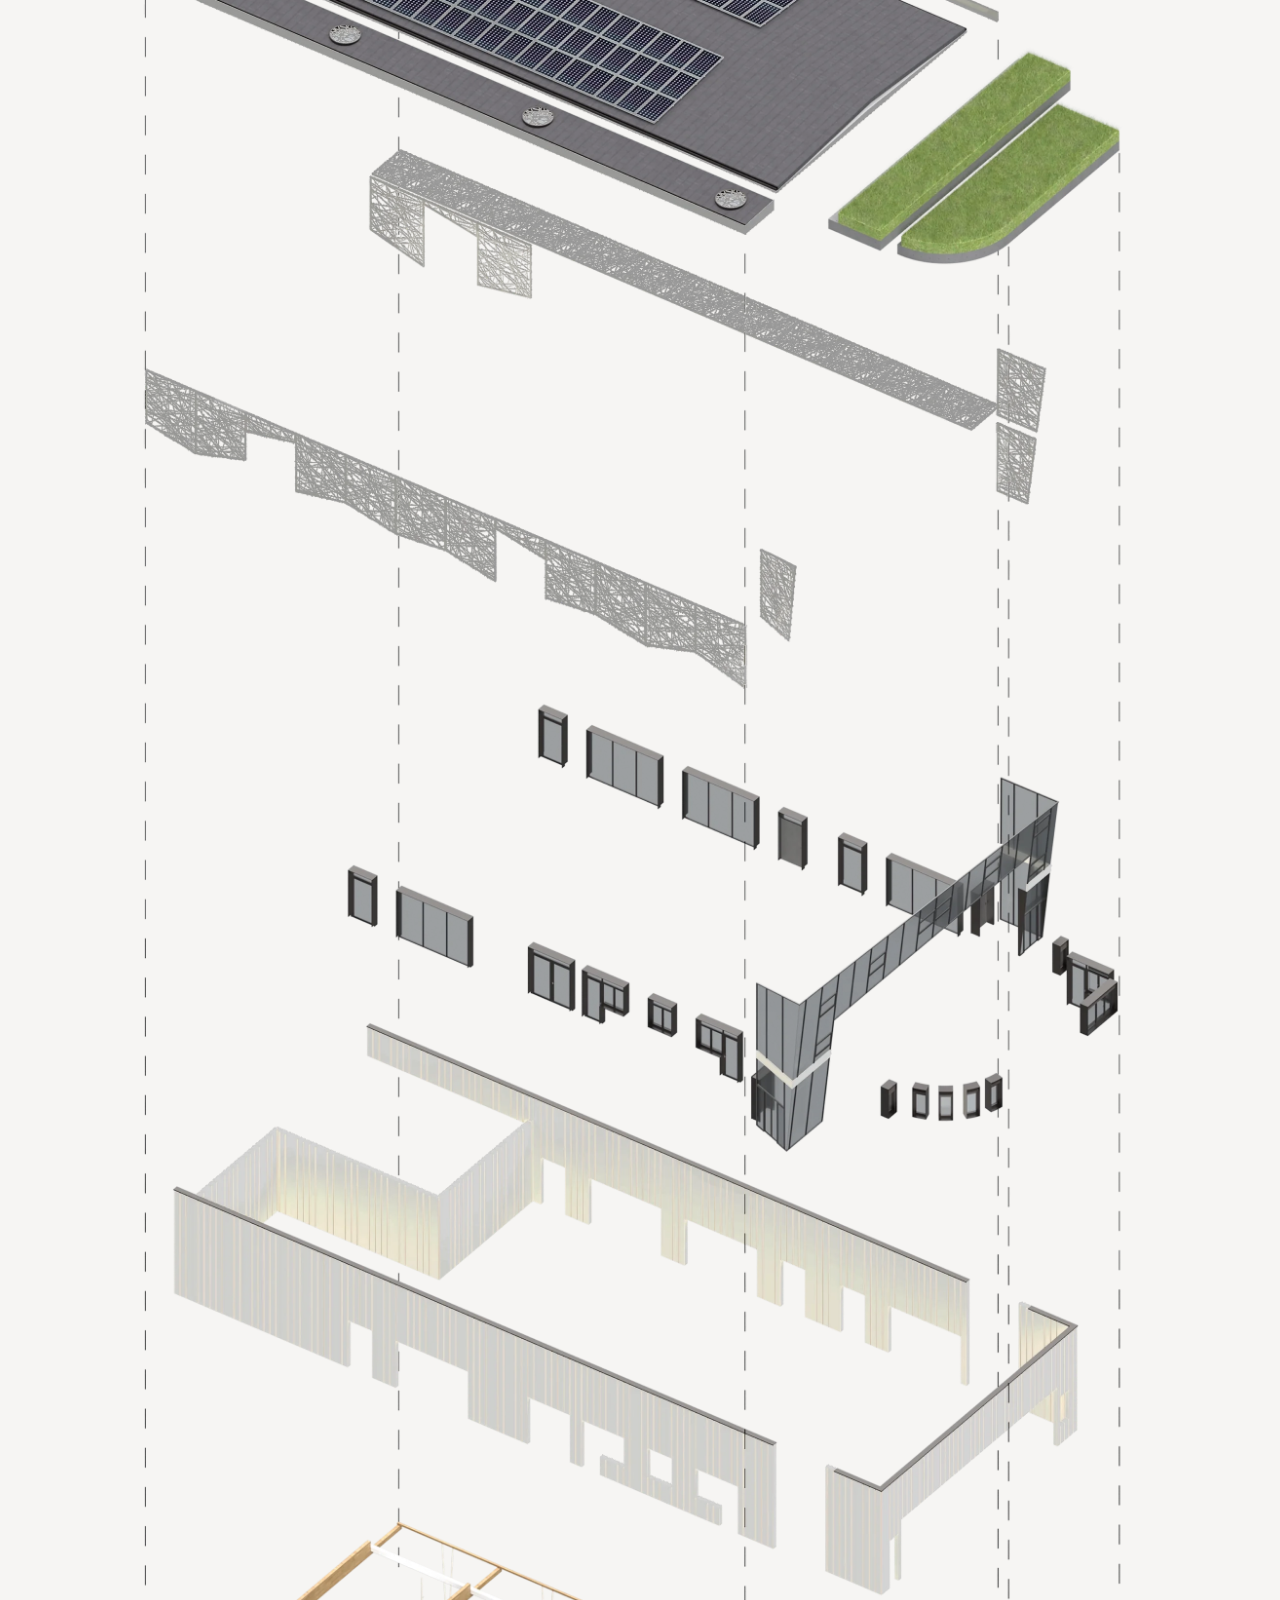
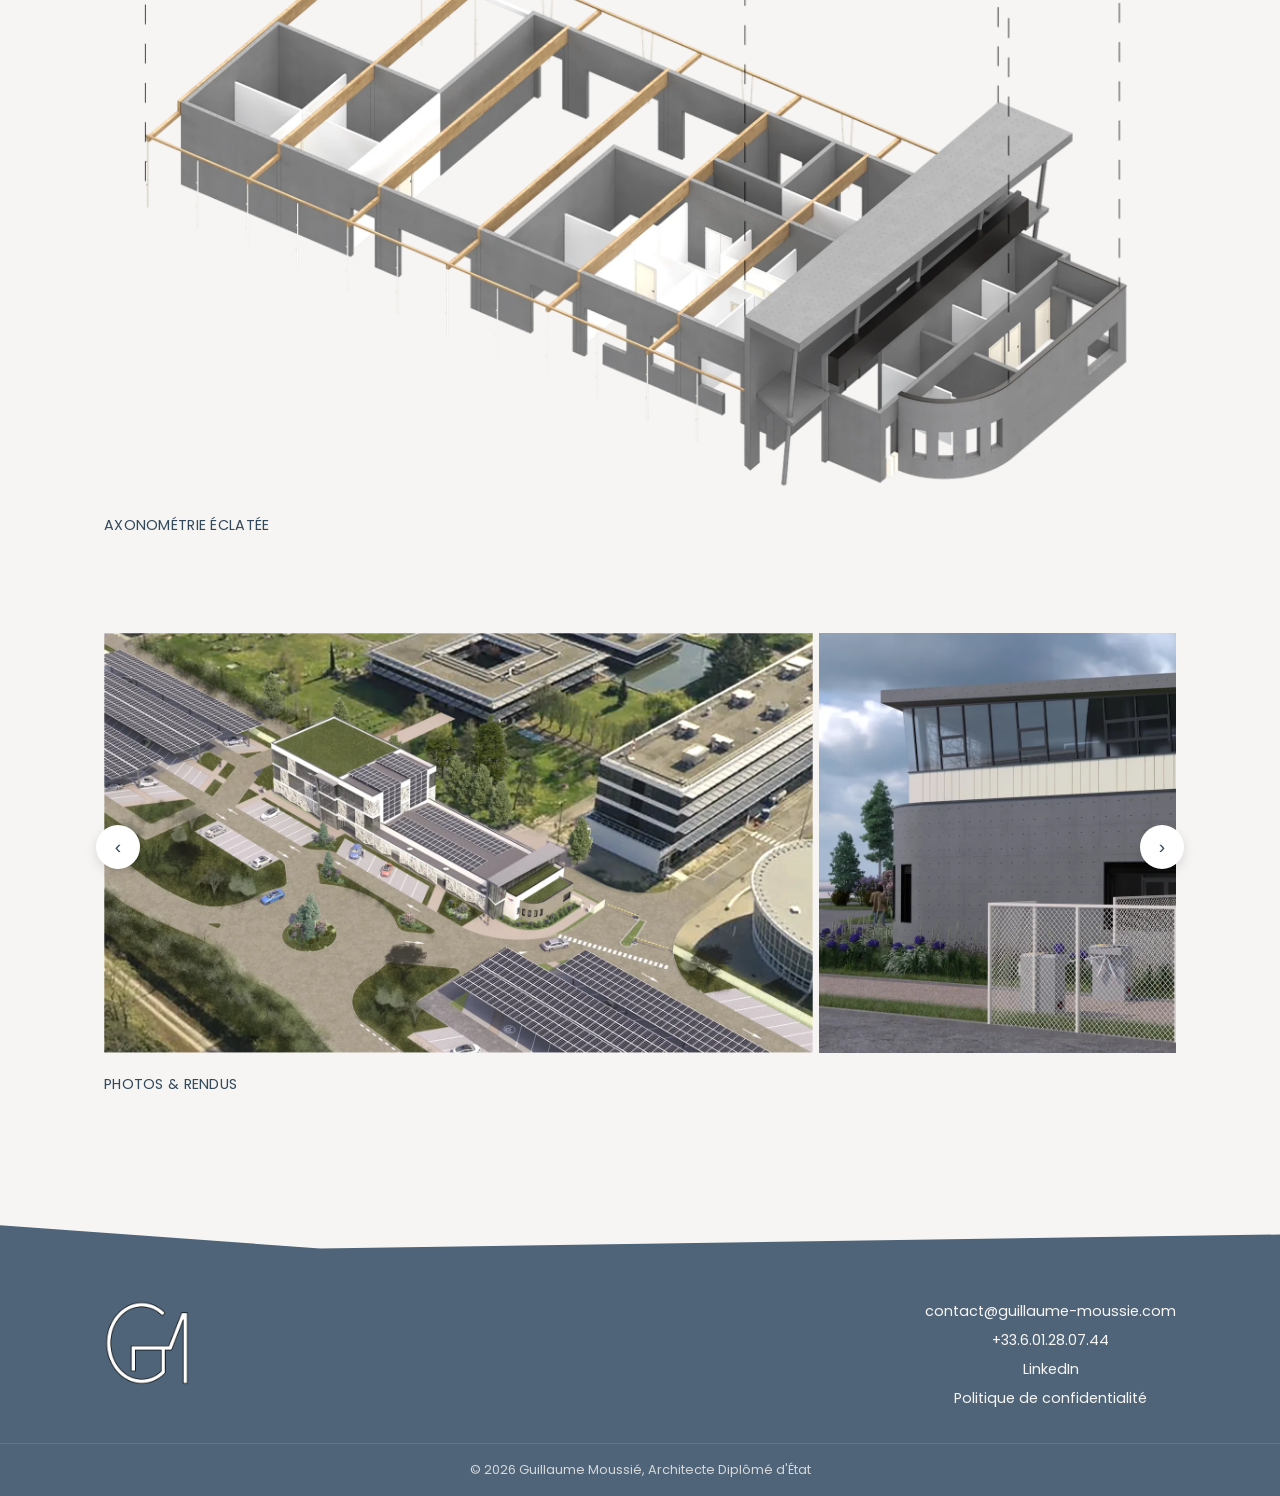
<file: projets/total-solaize.html>
<!DOCTYPE html>
<html lang="fr">
<head>
  <meta charset="UTF-8">
  <meta name="viewport" content="width=device-width, initial-scale=1.0">
  <title>Total, Solaize | Guillaume Moussié, Architecte</title>
  <meta name="description" content="Concours pour un bâtiment d'entrée sur le site de Total à Solaize, Rhône.">
  <link rel="preconnect" href="https://fonts.googleapis.com">
  <link rel="preconnect" href="https://fonts.gstatic.com" crossorigin>
  <link href="https://fonts.googleapis.com/css2?family=Poppins:wght@300;400;500;600&display=swap" rel="stylesheet">
  <link rel="stylesheet" href="../css/style.css?v=52">
  <link rel="icon" href="../favicon.ico" sizes="32x32">
  <link rel="icon" type="image/png" href="../assets/img/favicon/favicon-32.png" sizes="32x32" media="(prefers-color-scheme: light)">
  <link rel="icon" type="image/png" href="../assets/img/favicon/favicon-32-dark.png" sizes="32x32" media="(prefers-color-scheme: dark)">
  <link rel="icon" type="image/png" href="../assets/img/favicon/favicon-16.png" sizes="16x16" media="(prefers-color-scheme: light)">
  <link rel="icon" type="image/png" href="../assets/img/favicon/favicon-16-dark.png" sizes="16x16" media="(prefers-color-scheme: dark)">
  <link rel="apple-touch-icon" href="../assets/img/favicon/apple-touch-icon.png">
  <link rel="manifest" href="../site.webmanifest">
  <meta name="theme-color" content="#4F6478">
  <link rel="canonical" href="https://guillaume-moussie.com/projets/total-solaize.html">
  <meta property="og:type" content="website">
  <meta property="og:title" content="Total, Solaize | Guillaume Moussié, Architecte">
  <meta property="og:description" content="Concours pour un bâtiment d'entrée sur le site de Total à Solaize, Rhône.">
  <meta property="og:url" content="https://guillaume-moussie.com/projets/total-solaize.html">
  <meta property="og:image" content="https://guillaume-moussie.com/assets/img/projets/total-solaize/hero.webp">
  <meta property="og:locale" content="fr_FR">
  <meta property="og:site_name" content="Guillaume Moussié, Architecte">
  <meta name="twitter:card" content="summary_large_image">
  <meta name="twitter:title" content="Total, Solaize | Guillaume Moussié, Architecte">
  <meta name="twitter:description" content="Concours pour un bâtiment d'entrée sur le site de Total à Solaize, Rhône.">
  <meta name="twitter:image" content="https://guillaume-moussie.com/assets/img/projets/total-solaize/hero.webp">
</head>
<body data-page="portfolio">

  <header class="site-header">
    <div class="site-header__inner">
      <a href="../index.html" class="site-header__logo">
        <img src="../assets/img/logo/logo-blanc.webp" alt="Guillaume Moussié, Architecte">
      </a>

      <button class="site-header__menu-toggle" type="button" aria-label="Ouvrir le menu" aria-expanded="false">
        <span></span>
        <span></span>
        <span></span>
      </button>

      <nav class="site-nav" data-nav>
        <a href="../index.html" data-page="a-propos">À Propos</a>
        <a href="../portfolio.html" data-page="portfolio">Portfolio</a>
        <a href="../pfe.html" data-page="pfe">PFE</a>
        <a href="../cv.html" data-page="cv">C.V</a>
      </nav>

      <a href="../contact.html" class="btn btn--solid">Contact</a>
    </div>
  </header>

  <div class="page-title-band">
    <div class="container">
      <h1>Total</h1>
    </div>
  </div>

  <div class="project-hero">
    <img src="../assets/img/projets/total-solaize/hero.webp" alt="Concours pour un bâtiment d'entrée sur le site de Solaize">
    <div class="wave-divider--overlay" aria-hidden="true">
      <svg viewBox="0 0 1440 120" preserveAspectRatio="none" xmlns="http://www.w3.org/2000/svg">
        <path d="M0,0 L0,30 L1080,6 L1440,46 L1440,0 Z"></path>
      </svg>
    </div>
  </div>

  <main class="container">
    <div class="project-header">
      <p class="subtitle">Concours pour un bâtiment d'entrée sur le site de Solaize, Rhône</p>
      <p class="status">Statut : terminé · Phase : APS · Surface : 800 m²</p>
    </div>

    <div class="project-body">
      <p>Ce concours porte sur la conception d'un bâtiment d'entrée pour le site industriel de Total à Solaize, Rhône. Le projet organise l'accueil, le contrôle des accès et les fonctions administratives liées à l'exploitation du site, avec une attention particulière portée au traitement des façades et à l'identité du bâtiment en tant que signal d'entrée.</p>
    </div>

    <div class="project-technical">
      <figure>
        <img src="../assets/img/projets/total-solaize/carousel-organigramme.webp" alt="Organigramme">
        <figcaption>Organigramme</figcaption>
      </figure>
      <figure>
        <img src="../assets/img/projets/total-solaize/tech-plan-masse.webp" alt="Plan masse">
        <figcaption>Plan masse</figcaption>
      </figure>
      <figure>
        <img src="../assets/img/projets/total-solaize/tech-plan-rdc.webp" alt="Plan RDC">
        <figcaption>Plan RDC</figcaption>
      </figure>
      <figure>
        <img src="../assets/img/projets/total-solaize/facade-est.webp" alt="Façade Est">
        <figcaption>Façade Est</figcaption>
      </figure>
      <figure>
        <img src="../assets/img/projets/total-solaize/facade-ouest.webp" alt="Façade Ouest">
        <figcaption>Façade Ouest</figcaption>
      </figure>
      <figure>
        <img src="../assets/img/projets/total-solaize/facade-sud.webp" alt="Façade Sud">
        <figcaption>Façade Sud</figcaption>
      </figure>
      <figure>
        <img src="../assets/img/projets/total-solaize/axonometrie-eclatee.webp" alt="Axonométrie éclatée">
        <figcaption>Axonométrie éclatée</figcaption>
      </figure>
    </div>
  </main>

  <section class="container project-carousel-section">
    <div class="project-carousel">
      <button class="project-carousel__btn project-carousel__btn--prev" aria-label="Image précédente">&#8249;</button>
      <div class="project-carousel__track">
        <img src="../assets/img/projets/total-solaize/carousel-01.webp" alt="Total Solaize, vue 1" width="2621" height="1552" loading="lazy" decoding="async">
        <img src="../assets/img/projets/total-solaize/carousel-02.webp" alt="Total Solaize, vue 2" width="3130" height="1504" loading="lazy" decoding="async">
        <img src="../assets/img/projets/total-solaize/carousel-03.webp" alt="Total Solaize, vue 3" width="4000" height="2250" loading="lazy" decoding="async">
        <img src="../assets/img/projets/total-solaize/carousel-04.webp" alt="Total Solaize, vue 4" width="1642" height="2250" loading="lazy" decoding="async">
        <img src="../assets/img/projets/total-solaize/carousel-05.webp" alt="Total Solaize, vue 5" width="4000" height="2250" loading="lazy" decoding="async">
      </div>
      <button class="project-carousel__btn project-carousel__btn--next" aria-label="Image suivante">&#8250;</button>
    </div>
    <p class="caption">Photos &amp; Rendus</p>
  </section>

  <div class="wave-divider wave-divider--bottom" aria-hidden="true">
    <svg viewBox="0 0 1440 120" preserveAspectRatio="none" xmlns="http://www.w3.org/2000/svg">
      <path d="M0,74 L360,114 L1440,90 L1440,120 L0,120 Z"></path>
    </svg>
  </div>

  <footer class="site-footer">
    <div class="site-footer__inner">
      <a href="../index.html" class="site-footer__logo">
        <img src="../assets/img/logo/logo-blanc.webp" alt="Guillaume Moussié, Architecte">
      </a>

      <div class="site-footer__contacts">
        <a href="mailto:contact@guillaume-moussie.com">contact@guillaume-moussie.com</a>
        <a href="tel:+33601280744">+33.6.01.28.07.44</a>
        <a href="https://www.linkedin.com/in/guillaume-moussi%C3%A9/" target="_blank" rel="noopener">LinkedIn</a>
        <a href="../confidentialite.html">Politique de confidentialité</a>
      </div>
    </div>

    <div class="site-footer__bottom">
      &copy; <span data-year></span> Guillaume Moussié, Architecte Diplômé d'État
    </div>
  </footer>

  <script src="../js/include.js"></script>
</body>
</html>
</file>
<file: css/style.css>
/* ==========================================================================
   Variables — palette et typographie
   ========================================================================== */
:root {
  --color-bg: #F6F5F3;        /* fond clair */
  --color-bg-alt: #EBE9E5;    /* fond secondaire */
  --color-accent: #4F6478;    /* bleu acier moyen — couleur principale */
  --color-accent-dark: #33485B; /* bleu acier foncé */
  --color-text: #2A2A2D;      /* anthracite */
  --color-white: #FFFFFF;

  --font-main: "Poppins", sans-serif;

  --container-width: 1200px;
  --container-padding: clamp(20px, 5vw, 64px);

  /* séparateur : 19px clair / 4px ligne (1mm) / 19px clair à 96dpi, proportionnel */
  --sep-space: clamp(10px, 2.5vw, 19px);
  --sep-line: clamp(2px, 0.45vw, 4px);
}

/* ==========================================================================
   Reset minimal
   ========================================================================== */
* {
  box-sizing: border-box;
}

html {
  scroll-behavior: smooth;
}

body {
  margin: 0;
  font-family: var(--font-main);
  background-color: var(--color-bg);
  color: var(--color-text);
  line-height: 1.6;
  -webkit-font-smoothing: antialiased;
  overflow-x: hidden;
  text-wrap: pretty;
  hyphens: auto;
  -webkit-hyphens: auto;
  -webkit-hyphenate-limit-before: 2;
  -webkit-hyphenate-limit-after: 2;
  hyphenate-limit-chars: 6 2 2;
}

img {
  max-width: 100%;
  display: block;
}

a {
  color: inherit;
  text-decoration: none;
}

h1, h2, h3, p {
  margin: 0 0 1em 0;
  font-weight: 400;
}

h1 {
  font-size: clamp(2rem, 4vw, 2.75rem);
  font-weight: 500;
  letter-spacing: 0.02em;
}

h2 {
  font-size: clamp(1.4rem, 2.5vw, 1.9rem);
  font-weight: 500;
}

.container {
  max-width: var(--container-width);
  margin: 0 auto;
  padding: 0 var(--container-padding);
}

/* ==========================================================================
   Séparateur de section (remplace la vague Squarespace)
   ========================================================================== */
.separator {
  display: flex;
  align-items: center;
  justify-content: center;
  width: 100%;
  padding: var(--sep-space) 0;
}

.separator::before {
  content: "";
  display: block;
  width: 100%;
  height: var(--sep-line);
  background-color: var(--color-accent);
}

/* ==========================================================================
   Vague (séparateur de section façon Squarespace)
   ========================================================================== */
.wave-divider {
  display: block;
  width: 100%;
  overflow: hidden;
  line-height: 0;
}

.wave-divider svg {
  display: block;
  width: 100%;
  height: clamp(36px, 6vw, 70px);
}

.wave-divider--top {
  background-color: var(--color-accent);
}

.wave-divider--top path {
  fill: var(--color-bg);
}

.wave-divider--bottom {
  background-color: var(--color-bg);
}

.wave-divider--bottom path {
  fill: var(--color-accent);
}

/* ==========================================================================
   Bandeau de titre de page (fond identique au header)
   ========================================================================== */
.page-title-band {
  background-color: var(--color-accent);
  position: relative;
}

.page-title-band .wave-divider--top {
  position: absolute;
  bottom: 0;
  left: 0;
  width: 100%;
  z-index: 2;
}

.page-title-band .container {
  padding-top: 40px;
  padding-bottom: 40px;
  text-align: center;
}

.page-title-band h1 {
  color: var(--color-bg);
  margin: 0;
}

/* ==========================================================================
   Header
   ========================================================================== */
.site-header {
  background: linear-gradient(to bottom, var(--color-accent-dark) 0%, var(--color-accent) 50%, var(--color-accent) 100%);
  position: sticky;
  top: 0;
  z-index: 100;
}

.site-header__inner {
  max-width: var(--container-width);
  margin: 0 auto;
  padding: 24px var(--container-padding);
  display: flex;
  align-items: center;
  justify-content: space-between;
  gap: 24px;
}

.site-header__logo img {
  height: 52px;
  width: auto;
}

.site-nav {
  display: flex;
  align-items: center;
  gap: clamp(16px, 3vw, 40px);
  flex: 1;
  justify-content: center;
}

.site-nav a {
  color: var(--color-bg);
  font-size: 0.95rem;
  letter-spacing: 0.03em;
  text-transform: uppercase;
  padding: 6px 2px;
  border-bottom: 2px solid transparent;
  transition: border-color 0.2s ease, color 0.2s ease;
}

.site-nav a:hover,
.site-nav a.is-active {
  border-bottom-color: var(--color-bg);
}

.site-header .btn--solid {
  background-color: var(--color-bg);
  color: var(--color-accent-dark);
  border-color: var(--color-bg);
}

.site-header .btn--solid:hover {
  background-color: transparent;
  color: var(--color-bg);
}

.btn {
  display: inline-block;
  font-family: var(--font-main);
  font-size: 0.9rem;
  letter-spacing: 0.03em;
  text-transform: uppercase;
  padding: 10px 22px;
  border: 1px solid var(--color-accent-dark);
  border-radius: 2px;
  background-color: transparent;
  color: var(--color-accent-dark);
  cursor: pointer;
  transition: background-color 0.2s ease, color 0.2s ease;
  white-space: nowrap;
}

.btn:hover {
  background-color: var(--color-accent-dark);
  color: var(--color-white);
}

.btn--solid {
  background-color: var(--color-accent-dark);
  color: var(--color-white);
}

.btn--solid:hover {
  background-color: var(--color-accent);
  border-color: var(--color-accent);
}

.site-header__menu-toggle {
  display: none;
  background: none;
  border: none;
  cursor: pointer;
  padding: 8px;
}

.site-header__menu-toggle span {
  display: block;
  width: 26px;
  height: 2px;
  background-color: var(--color-bg);
  margin: 5px 0;
}

/* ==========================================================================
   Footer
   ========================================================================== */
.site-footer {
  background-color: var(--color-accent);
  color: var(--color-bg);
}

.site-footer__inner {
  max-width: var(--container-width);
  margin: 0 auto;
  padding: 48px var(--container-padding) 32px;
  display: flex;
  flex-wrap: wrap;
  align-items: flex-start;
  justify-content: space-between;
  gap: 24px;
}

.site-footer__logo img {
  width: 86px;
  height: auto;
}

.site-footer__contacts {
  display: flex;
  flex-direction: column;
  align-items: center;
  gap: 6px;
  font-size: 0.9rem;
  text-align: center;
}

.site-footer__contacts a:hover {
  text-decoration: underline;
}

.site-footer__bottom {
  border-top: 1px solid rgba(246, 245, 243, 0.15);
  padding: 16px var(--container-padding);
  font-size: 0.8rem;
  text-align: center;
  opacity: 0.8;
}

/* ==========================================================================
   Grille Portfolio
   ========================================================================== */
.page-intro {
  max-width: 1200px;
  margin: 0 auto;
  padding-top: 56px;
  padding-bottom: 24px;
  text-align: center;
}

.page-intro .subtitle {
  color: var(--color-accent);
  font-size: 1.2rem;
}

.portfolio-grid {
  display: grid;
  grid-template-columns: repeat(2, 1fr);
  gap: 40px 32px;
  padding-bottom: 72px;
}

.project-card__link {
  display: block;
  overflow: hidden;
  aspect-ratio: 4 / 3;
  background-color: var(--color-bg-alt);
}

.project-card__link img {
  width: 100%;
  height: 100%;
  object-fit: cover;
  transition: transform 0.4s ease;
}

.project-card__link:hover img {
  transform: scale(1.04);
}

.project-card__caption {
  margin-top: 14px;
  font-size: 1rem;
  line-height: 1.5;
  color: var(--color-accent-dark);
  text-align: center;
}

.project-card__caption strong {
  font-weight: 400;
}

.project-card__client {
  color: var(--color-accent-dark);
}

@media (max-width: 700px) {
  .portfolio-grid {
    grid-template-columns: 1fr;
  }
}

/* ==========================================================================
   Template projet (PFE + projets portfolio)
   ========================================================================== */
.project-hero {
  position: relative;
  width: 100%;
  background-color: var(--color-bg-alt);
}

.wave-divider--overlay {
  position: absolute;
  top: 0;
  left: 0;
  width: 100%;
  height: clamp(36px, 6vw, 70px);
  z-index: 2;
  pointer-events: none;
  line-height: 0;
}

.wave-divider--overlay svg {
  display: block;
  width: 100%;
  height: 100%;
}

.wave-divider--overlay path {
  fill: var(--color-accent);
}

.project-hero img {
  width: 100%;
  height: auto;
  display: block;
}

.project-header {
  max-width: 1200px;
  margin: 0 auto;
  padding-top: 40px;
}

.project-header .subtitle {
  text-transform: uppercase;
  font-size: 1.4rem;
  font-weight: 600;
  letter-spacing: 0.05em;
  color: var(--color-accent-dark);
  text-align: center;
}

.project-header .status {
  font-size: 0.9rem;
  letter-spacing: 0.03em;
  text-transform: uppercase;
  color: var(--color-accent);
  opacity: 0.7;
}

.project-body {
  max-width: 1200px;
  margin: 0 auto;
  padding-bottom: 16px;
}

.project-body p {
  color: var(--color-accent);
  font-size: 1.2rem;
  text-align: center;
}

.project-body p a {
  color: var(--color-accent-dark);
}

.project-technical {
  padding: 8px 0 56px;
}

.project-technical figure {
  margin: 0 0 40px 0;
}

.project-technical img {
  width: 100%;
}

.project-technical figcaption {
  margin-top: 12px;
  font-size: 0.9rem;
  letter-spacing: 0.02em;
  text-transform: uppercase;
  color: var(--color-accent-dark);
}

.project-carousel-section {
  padding-bottom: 72px;
}

.project-carousel-section .caption {
  margin-top: 12px;
  font-size: 0.9rem;
  letter-spacing: 0.02em;
  text-transform: uppercase;
  color: var(--color-accent-dark);
}

.project-carousel {
  position: relative;
}

.project-carousel__track {
  display: flex;
  gap: 6px;
  overflow-x: auto;
  scroll-snap-type: x mandatory;
  padding-bottom: 8px;
  scrollbar-width: thin;
  scrollbar-color: var(--color-accent) transparent;
}

/* Pas de recadrage : hauteur fixe, largeur automatique selon le ratio propre de chaque image */
.project-carousel__track img {
  flex: 0 0 auto;
  width: auto;
  height: min(420px, 61.5vw);
  aspect-ratio: auto;
  object-fit: contain;
  scroll-snap-align: center;
}

.project-carousel__btn {
  position: absolute;
  top: 50%;
  transform: translateY(-50%);
  width: 44px;
  height: 44px;
  border-radius: 50%;
  border: none;
  background-color: var(--color-white);
  color: var(--color-accent-dark);
  font-size: 1.2rem;
  cursor: pointer;
  box-shadow: 0 4px 12px rgba(0, 0, 0, 0.12);
  display: flex;
  align-items: center;
  justify-content: center;
}

.project-carousel__btn--prev {
  left: -8px;
}

.project-carousel__btn--next {
  right: -8px;
}

@media (max-width: 700px) {
  .project-carousel__btn {
    display: none;
  }
}

/* ==========================================================================
   Page C.V
   ========================================================================== */
.cv-top-section {
  position: relative;
  margin-top: 0;
}

.cv-layout {
  display: grid;
  grid-template-columns: 380px 1fr;
  gap: 56px;
  padding: 0 0 24px;
  position: relative;
  z-index: 1;
}

.cv-sidebar {
  background-color: var(--color-accent);
  color: var(--color-bg);
  padding: 370px 28px 36px;
  text-align: center;
}

.cv-main {
  padding-top: 296px;
}

.cv-header-band {
  position: absolute;
  top: 120px;
  left: -50px;
  width: calc(100% + 50px);
  height: 150px;
  background-color: var(--color-accent-dark);
  box-shadow: 3px 3px 6px rgba(0, 0, 0, 0.8);
  z-index: 2;
  display: flex;
  align-items: center;
}

.cv-header-band__inner {
  max-width: var(--container-width);
  width: 100%;
  margin: 0 auto;
  padding: 0 var(--container-padding);
  padding-left: calc(var(--container-padding) + 50px);
}

.cv-header-band__text {
  margin-left: 436px;
}

.cv-header-band__text h2 {
  color: var(--color-bg);
  font-size: clamp(2rem, 4vw, 2.75rem);
  letter-spacing: 0.02em;
  margin-bottom: 4px;
}

@media (min-width: 1025px) {
  .cv-header-band__text h2 {
    font-size: clamp(1.5rem, 3.2vw, 2.75rem);
  }
}

.cv-header-band__text .subtitle {
  color: var(--color-bg);
  opacity: 0.85;
  font-size: 1.2rem;
  margin: 0;
}

.cv-header-band__status {
  color: var(--color-bg);
  opacity: 0.65;
  font-size: 0.95rem;
  letter-spacing: 0.02em;
  margin: 6px 0 0;
}

.cv-photo-medallion {
  position: absolute;
  left: 190px;
  top: 195px;
  transform: translate(-50%, -50%);
  z-index: 3;
}

.cv-photo-medallion img {
  width: 260px;
  height: 260px;
  max-width: none;
  border-radius: 50%;
  object-fit: cover;
  object-position: top center;
  border: 4px solid var(--color-bg);
}

.cv-download-wrap {
  text-align: center;
  padding-bottom: 80px;
}

.cv-sidebar h2 {
  text-transform: uppercase;
  font-size: 1.4rem;
  letter-spacing: 0.05em;
  font-weight: 600;
  margin: 52px 0 20px;
}

.cv-sidebar h2:first-of-type {
  margin-top: 0;
}

.cv-sidebar ul {
  list-style: none;
  margin: 0;
  padding: 0;
  font-size: 1.2rem;
}

.cv-sidebar ul li {
  line-height: 1.4;
  margin-bottom: 17px;
}

.cv-skills {
  font-size: 1.2rem;
}

.cv-skill {
  display: flex;
  flex-direction: column;
  align-items: center;
  gap: 6px;
  margin-bottom: 17px;
}

.cv-skill__dots {
  display: flex;
  gap: 5px;
}

.cv-skill .dot {
  width: 9px;
  height: 9px;
  border-radius: 50%;
  border: 1.5px solid var(--color-bg);
  background-color: transparent;
}

.cv-skill .dot--on {
  background-color: var(--color-bg);
}

.cv-main h2 {
  text-transform: uppercase;
  font-size: 1.4rem;
  font-weight: 600;
  letter-spacing: 0.05em;
  color: var(--color-accent-dark);
  margin: 40px 0 18px;
  text-align: center;
}

.cv-main h2:first-of-type {
  margin-top: 0;
}

.cv-job {
  margin-bottom: 26px;
}

.cv-job__head {
  display: flex;
  justify-content: space-between;
  align-items: baseline;
  gap: 12px;
}

.cv-job__title {
  font-weight: 500;
  font-size: 1.2rem;
  color: var(--color-accent-dark);
  margin-bottom: 2px;
}

.cv-job__date {
  font-size: 0.95rem;
  color: var(--color-accent);
  white-space: nowrap;
  flex-shrink: 0;
  margin-bottom: 2px;
}

.cv-job__meta {
  font-size: 0.9rem;
  font-style: italic;
  color: var(--color-accent-dark);
  margin-bottom: 10px;
}

.cv-job__context {
  font-size: 0.85rem;
  color: var(--color-accent);
  opacity: 0.85;
  margin: -4px 0 10px;
}

.cv-job__sublabel {
  text-transform: uppercase;
  font-size: 0.8rem;
  font-weight: 600;
  letter-spacing: 0.04em;
  color: var(--color-accent-dark);
  opacity: 0.75;
  margin: 16px 0 8px;
}

.cv-job__projects {
  font-size: 1.05rem;
}

.cv-job__projects a {
  color: var(--color-accent-dark);
  text-decoration: underline;
  text-decoration-color: rgba(51, 72, 91, 0.35);
}

.cv-job__projects a:hover {
  text-decoration-color: var(--color-accent-dark);
}

.cv-job ul {
  margin: 0;
  padding-left: 20px;
  font-size: 1.2rem;
  line-height: 1.65;
  color: var(--color-accent);
}

.cv-main > p {
  color: var(--color-accent);
  font-size: 1.2rem;
}

.cv-job ul li {
  margin-bottom: 5px;
}

.cv-other-exp {
  list-style: none;
  margin: 0 0 8px;
  padding: 0;
}

.cv-other-exp__item {
  display: flex;
  justify-content: space-between;
  align-items: baseline;
  gap: 16px;
  padding: 10px 0;
  border-bottom: 1px solid rgba(42, 42, 45, 0.1);
  font-size: 1.1rem;
  color: var(--color-accent);
}

.cv-other-exp__item:last-child {
  border-bottom: none;
}

.cv-other-exp__role strong {
  color: var(--color-accent-dark);
  font-weight: 500;
}

.cv-other-exp__date {
  font-size: 0.9rem;
  white-space: nowrap;
  flex-shrink: 0;
}

.cv-skill__level {
  font-size: 0.8rem;
  font-weight: 400;
  opacity: 0.7;
  margin-left: 4px;
}

@media (max-width: 1024px) {
  .cv-top-section {
    margin-top: 0;
    display: flex;
    flex-direction: column;
  }

  .cv-header-band {
    order: 2;
    position: static;
    width: 100%;
    height: auto;
    padding: 8px 20px 32px;
    box-shadow: none;
  }

  .cv-header-band__inner {
    padding-left: var(--container-padding);
  }

  .cv-header-band__text {
    margin-left: 0;
    text-align: center;
    width: 100%;
  }

  .cv-photo-medallion {
    order: 1;
    position: static;
    left: auto;
    top: auto;
    transform: none;
    display: flex;
    justify-content: center;
    margin: 0;
    background-color: var(--color-accent-dark);
    padding: 32px 0 16px;
  }

  .cv-photo-medallion img {
    width: 200px;
    height: 200px;
    max-width: none;
  }

  .cv-sidebar {
    padding: 36px 28px;
  }

  .cv-main {
    padding-top: 16px;
  }

  .cv-sidebar h2,
  .cv-main h2 {
    font-weight: 500;
  }

  .cv-layout {
    order: 3;
    grid-template-columns: 1fr;
    gap: 32px;
  }

  .cv-job__head,
  .cv-other-exp__item {
    flex-direction: column;
    gap: 2px;
  }
}

/* ==========================================================================
   Page À Propos
   ========================================================================== */
body[data-page="a-propos"] main p {
  color: var(--color-accent);
  font-size: 1.2rem;
}

body[data-page="a-propos"] main p a {
  color: var(--color-accent-dark);
}

/* --- Accueil : bandeau d'identité --- */
.page-title-band--home .container {
  padding-top: 56px;
  padding-bottom: 64px;
}

.page-title-band--home h1 {
  margin-bottom: 6px;
}

.home-band__title {
  color: var(--color-bg);
  font-size: 1.25rem;
  letter-spacing: 0.12em;
  text-transform: uppercase;
  opacity: 0.9;
  margin: 0 0 6px;
}

.home-band__status {
  color: var(--color-bg);
  font-size: 0.95rem;
  letter-spacing: 0.02em;
  opacity: 0.65;
  margin: 0;
}

/* --- Accueil : image d'en-tête, raccordée au bandeau comme sur les pages projet --- */
.home-banner {
  overflow: hidden;
  aspect-ratio: 1376 / 653;
}

/* hauteur 117,65 % = 100 / 0,85 : les 15 % du bas de l'image sortent du cadre */
.home-banner img {
  display: block;
  width: 100%;
  height: 117.65%;
  object-fit: cover;
  object-position: 25% 0;
  opacity: 0.8;
}

.home-lead {
  max-width: 760px;
  margin: 0 auto;
  padding: 48px var(--container-padding) 56px;
  text-align: center;
}

.home-actions {
  display: flex;
  flex-wrap: wrap;
  justify-content: center;
  gap: 14px;
  margin-top: 28px;
}

@media (max-width: 780px) {
  .home-banner {
    aspect-ratio: 4 / 3;
  }
}

/* --- Accueil : repères chiffrés --- */
.home-figures {
  background-color: var(--color-bg-alt);
}

.home-figures__grid {
  display: grid;
  grid-template-columns: repeat(4, 1fr);
  gap: 24px;
  padding-top: 40px;
  padding-bottom: 40px;
  text-align: center;
}

body[data-page="a-propos"] .home-figure__value {
  font-size: clamp(1.25rem, 2.2vw, 1.6rem);
  font-weight: 500;
  line-height: 1.25;
  color: var(--color-accent-dark);
  margin: 0 0 6px;
}

body[data-page="a-propos"] .home-figure__label {
  font-size: 0.9rem;
  line-height: 1.45;
  color: var(--color-accent);
  margin: 0;
}

/* --- Accueil : appel à l'action final --- */
.home-cta {
  text-align: center;
  padding: 64px 0 72px;
}

body[data-page="a-propos"] .home-cta p {
  font-size: 1.3rem;
  color: var(--color-accent-dark);
  margin-bottom: 20px;
}

@media (max-width: 900px) {
  .home-figures__grid {
    grid-template-columns: repeat(2, 1fr);
  }
}

/* ==========================================================================
   Page Politique de confidentialité
   ========================================================================== */
body[data-page="confidentialite"] main p {
  color: var(--color-accent);
  font-size: 1.2rem;
}

body[data-page="confidentialite"] main p a {
  color: var(--color-accent-dark);
}

/* ==========================================================================
   Page Contact
   ========================================================================== */
.contact-block {
  max-width: 1200px;
  margin: 0 auto;
  padding: 72px 0 96px;
  text-align: center;
}

.contact-block .intro {
  color: var(--color-accent);
  font-size: 1.38rem;
  margin-bottom: 48px;
}

.contact-item {
  margin-bottom: 36px;
}

.contact-item .label {
  font-size: 0.85rem;
  text-transform: uppercase;
  letter-spacing: 0.05em;
  color: var(--color-accent-dark);
  margin-bottom: 8px;
}

.contact-item a {
  color: var(--color-accent-dark);
  font-size: 1.38rem;
}

.contact-item a:hover {
  text-decoration: underline;
}

/* ==========================================================================
   Responsive — navigation mobile
   ========================================================================== */
@media (max-width: 780px) {
  .site-header__menu-toggle {
    display: block;
  }

  .site-nav {
    display: none;
    position: absolute;
    top: 100%;
    left: 0;
    right: 0;
    background-color: var(--color-accent);
    flex-direction: column;
    align-items: flex-start;
    padding: 12px var(--container-padding) 24px;
    gap: 18px;
    box-shadow: 0 8px 16px rgba(0, 0, 0, 0.06);
  }

  .site-nav.is-open {
    display: flex;
  }

  .site-header__inner {
    position: relative;
    flex-wrap: wrap;
  }

  .site-footer__inner {
    flex-direction: column;
    align-items: center;
    text-align: center;
  }

  .site-footer__contacts {
    align-items: center;
    text-align: center;
  }

  .site-footer__logo img {
    width: 58px;
  }
}
</file>
